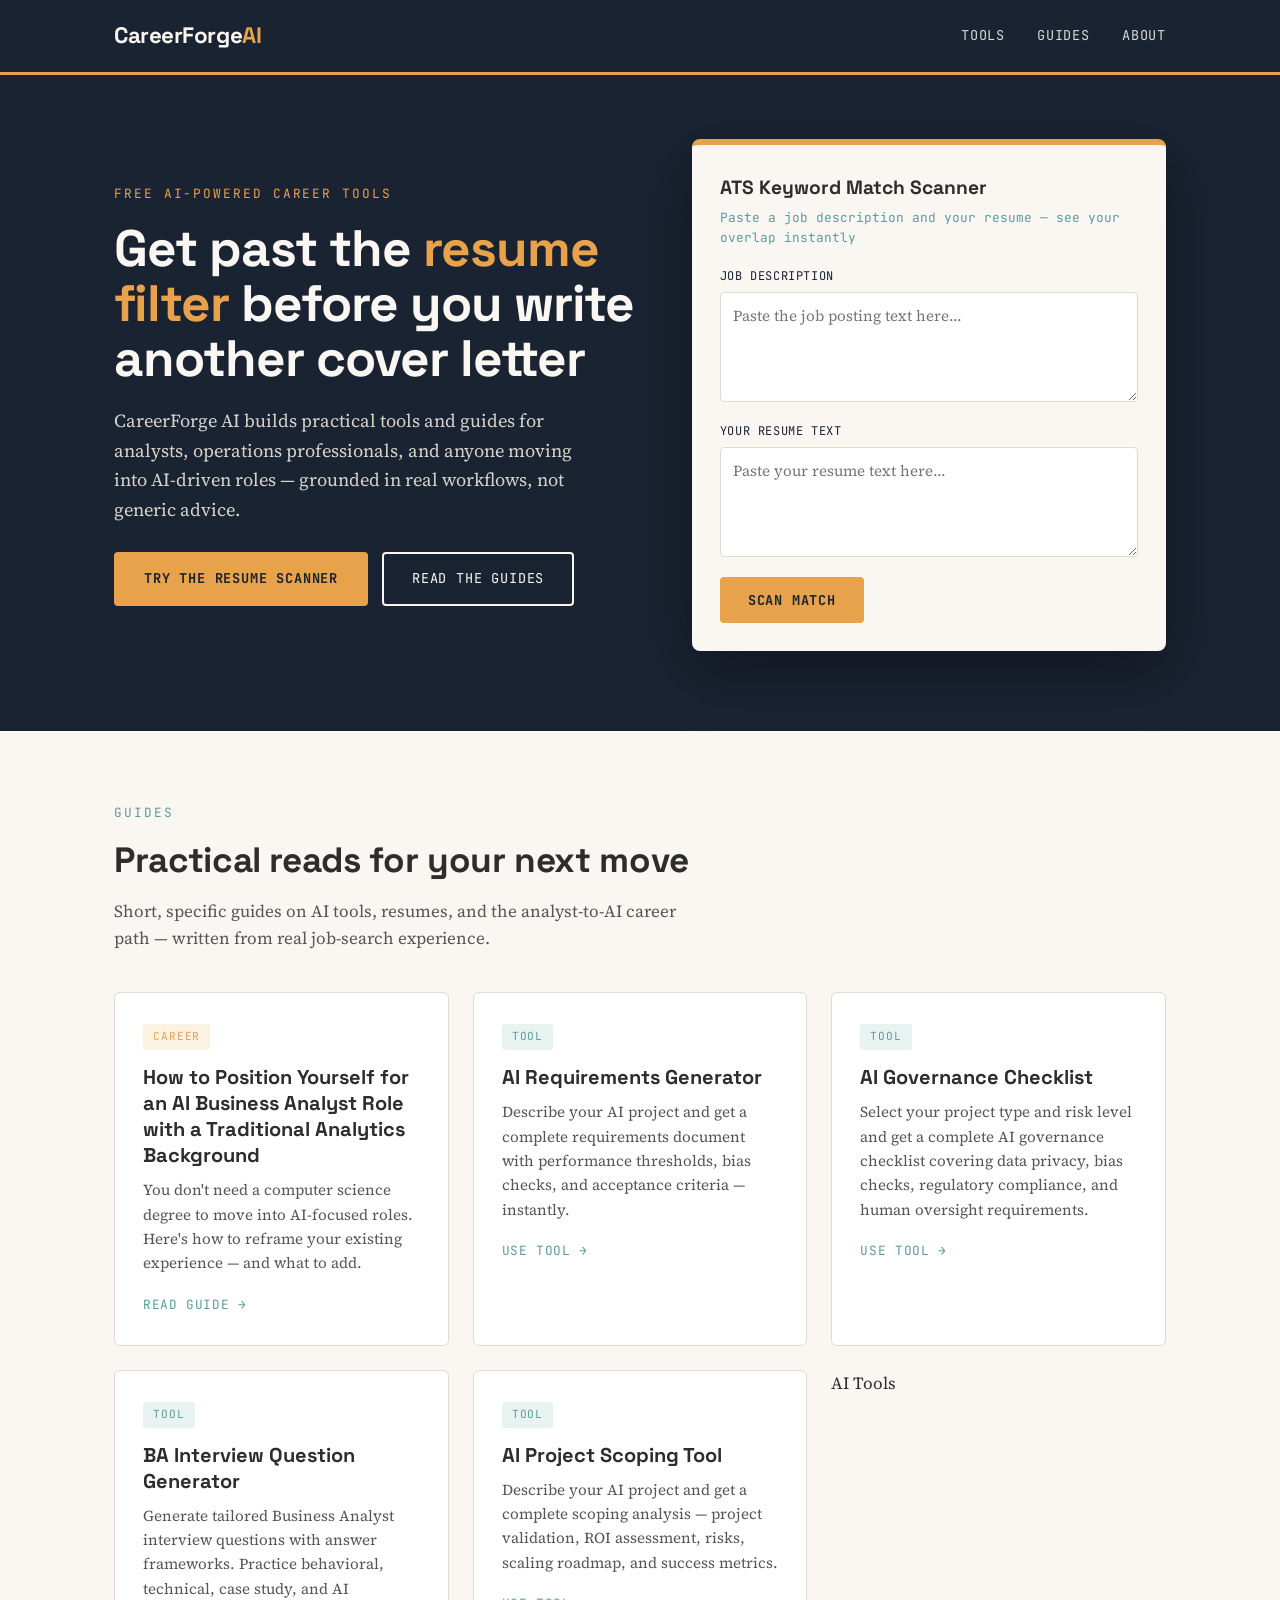
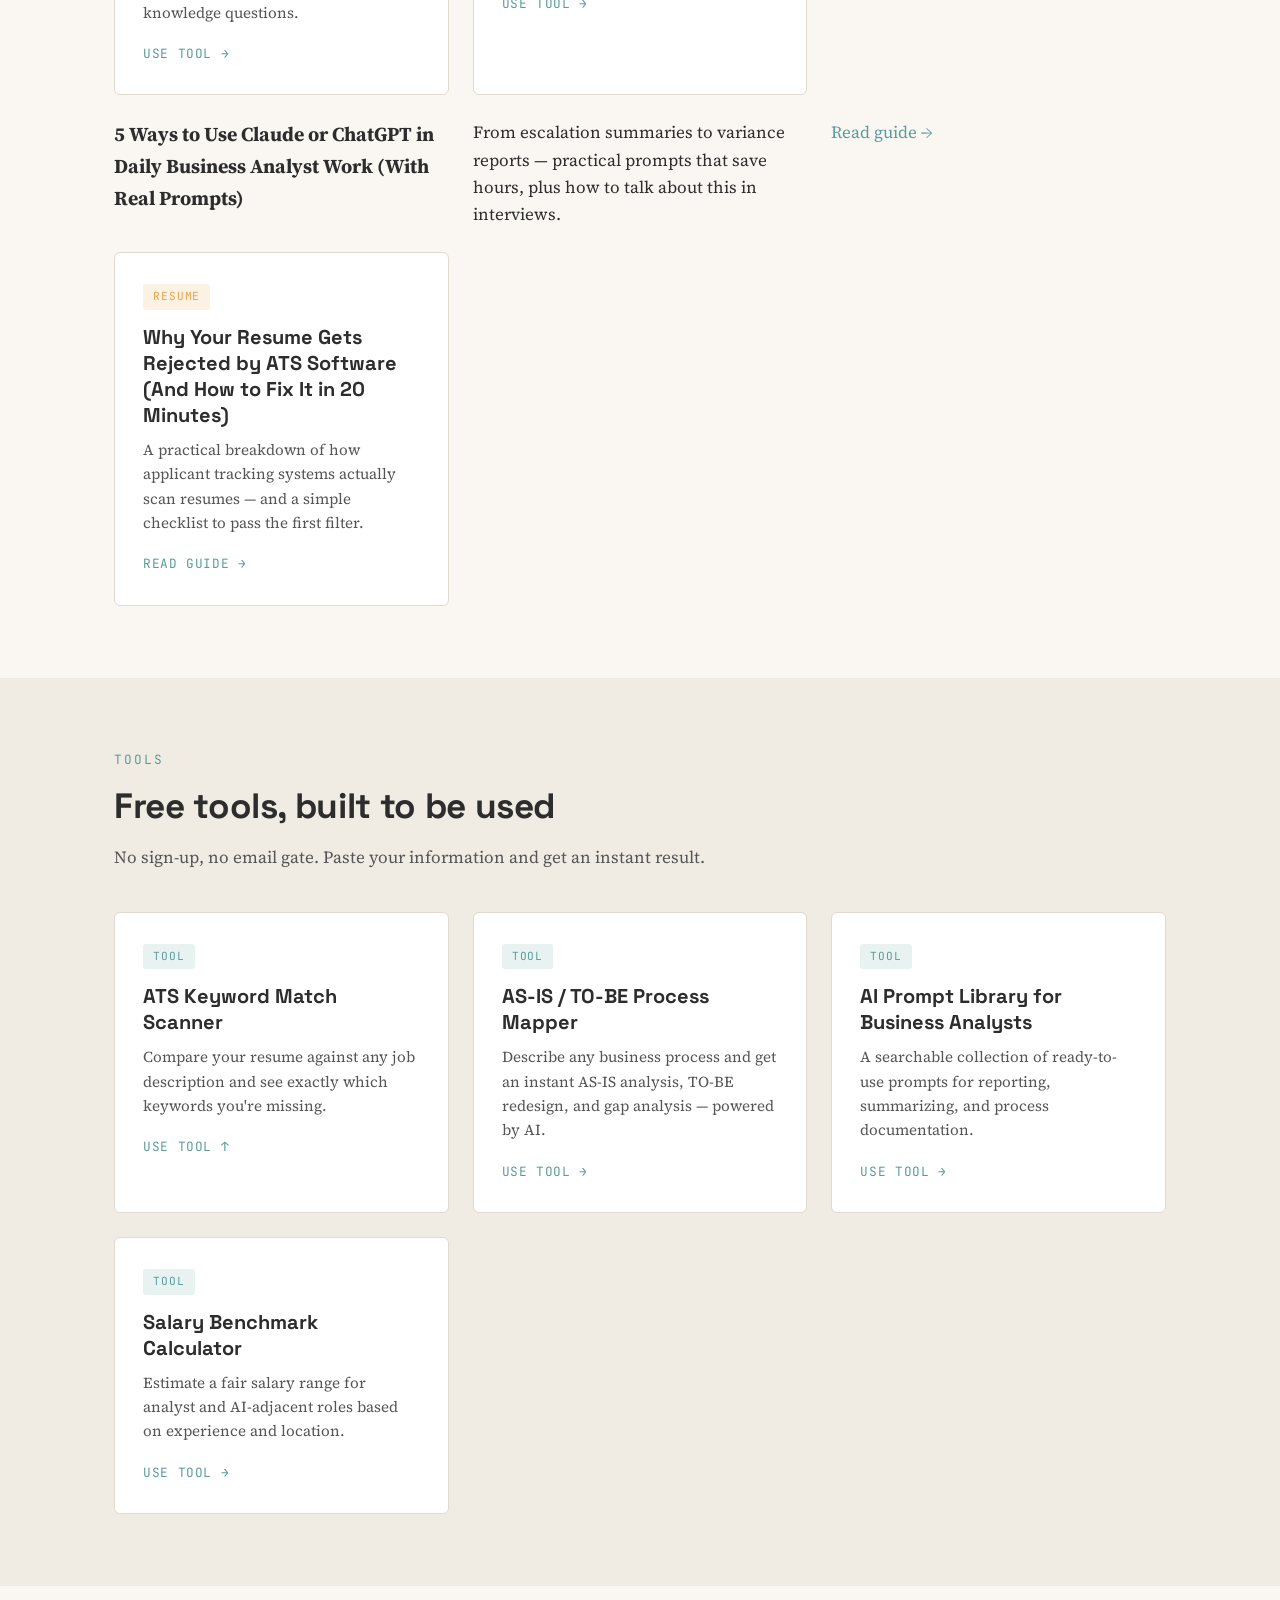
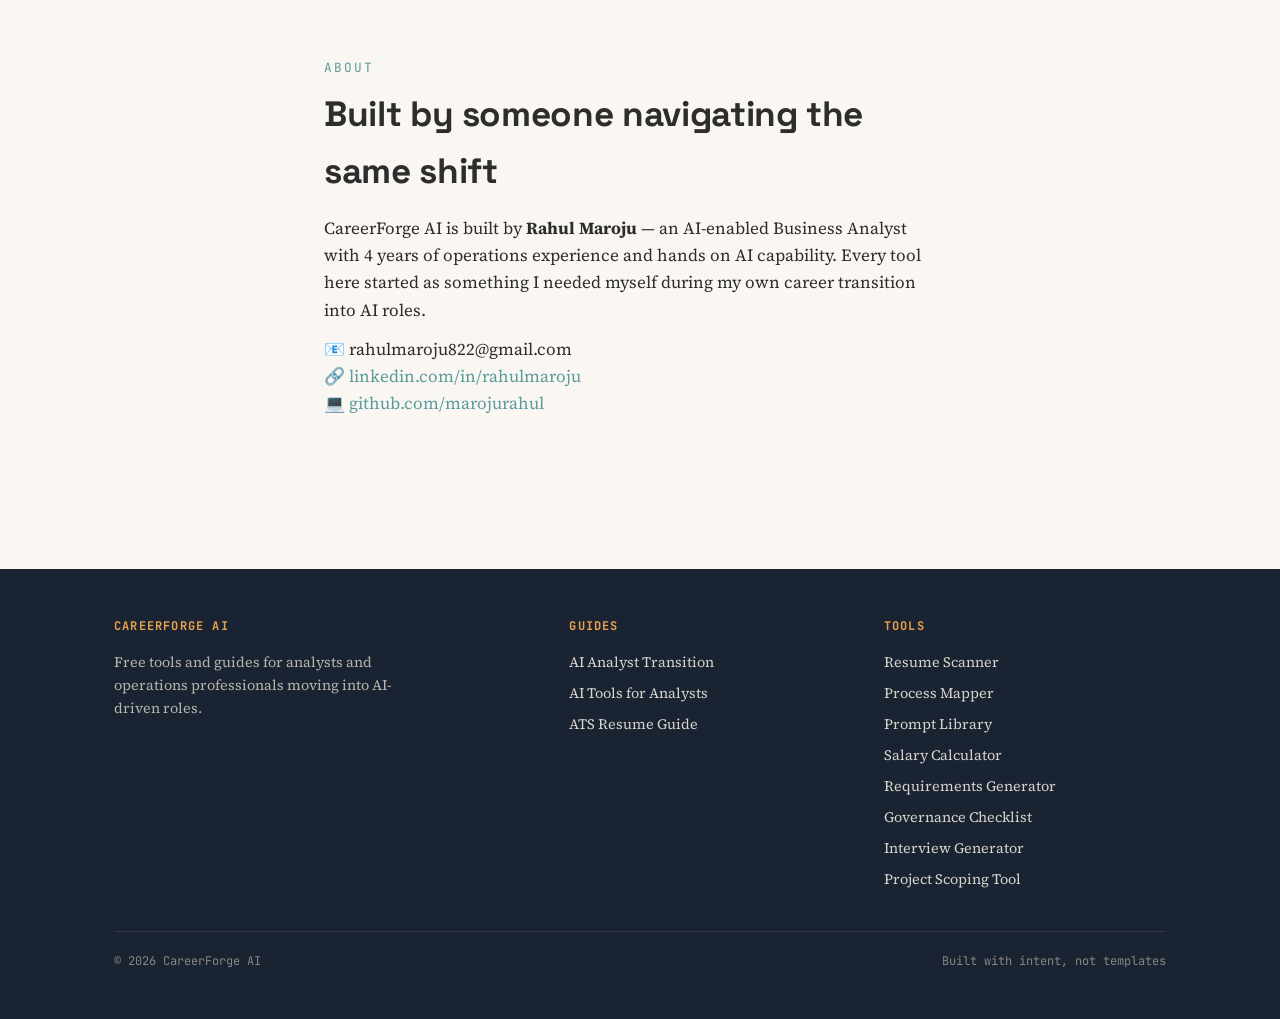
<file: index.html>
<!DOCTYPE html>
<html lang="en">
<head>
  <meta charset="UTF-8">
  <meta name="viewport" content="width=device-width, initial-scale=1.0">
  <title>CareerForge AI — AI Tools & Career Growth for Analysts</title>
  <meta name="description" content="Free AI-powered tools and practical guides to help business analysts and aspiring AI professionals land their next role.">
  <link rel="preconnect" href="https://fonts.googleapis.com">
  <link href="https://fonts.googleapis.com/css2?family=Space+Grotesk:wght@500;700&family=Source+Serif+4:opsz,wght@8..60,400;8..60,600&family=JetBrains+Mono:wght@400;500&display=swap" rel="stylesheet">
  <link rel="stylesheet" href="style.css">
</head>
<body>

  <header>
    <nav class="nav">
      <a href="index.html" class="logo">CareerForge<span>AI</span></a>
      <ul class="nav-links">
        <li><a href="#tools">Tools</a></li>
        <li><a href="#blog">Guides</a></li>
        <li><a href="#about">About</a></li>
      </ul>
    </nav>
  </header>

  <section class="hero">
    <div class="container hero-grid">
      <div>
        <span class="hero-eyebrow">Free AI-powered career tools</span>
        <h1>Get past the <em>resume filter</em> before you write another cover letter</h1>
        <p class="lead">CareerForge AI builds practical tools and guides for analysts, operations professionals, and anyone moving into AI-driven roles — grounded in real workflows, not generic advice.</p>
        <div class="hero-cta">
          <a href="#scanner" class="btn btn-primary">Try the Resume Scanner</a>
          <a href="#blog" class="btn btn-outline">Read the Guides</a>
        </div>
      </div>

      <div class="scanner-card" id="scanner">
        <h3>ATS Keyword Match Scanner</h3>
        <span class="sub">Paste a job description and your resume — see your overlap instantly</span>
        <label for="jd-input">Job description</label>
        <textarea id="jd-input" rows="4" placeholder="Paste the job posting text here..."></textarea>
        <label for="resume-input">Your resume text</label>
        <textarea id="resume-input" rows="4" placeholder="Paste your resume text here..."></textarea>
        <button class="btn btn-primary" id="scan-btn" style="border:none;">Scan Match</button>
        <div class="scanner-result" id="scan-result"></div>
      </div>
    </div>
  </section>

  <section id="blog">
    <div class="container">
      <div class="section-head">
        <span class="eyebrow">Guides</span>
        <h2>Practical reads for your next move</h2>
        <p>Short, specific guides on AI tools, resumes, and the analyst-to-AI career path — written from real job-search experience.</p>
      </div>
      <div class="grid">
        <article class="card">
          <span class="tag-label">Career</span>
          <h3>How to Position Yourself for an AI Business Analyst Role with a Traditional Analytics Background</h3>
          <p>You don't need a computer science degree to move into AI-focused roles. Here's how to reframe your existing experience — and what to add.</p>
          <a class="read-more" href="ai-business-analyst-transition.html">Read guide →</a>
        </article>
        <article class="card">
          <span class="tag-label tool">Tool</span>
          <h3>AI Requirements Generator</h3>
          <p>Describe your AI project and get a complete requirements document with performance thresholds, bias checks, and acceptance criteria — instantly.</p>
          <a class="read-more" href="requirements-generator.html">Use tool →</a>
        </article>
        <article class="card">
          <span class="tag-label tool">Tool</span>
          <h3>AI Governance Checklist</h3>
          <p>Select your project type and risk level and get a complete AI governance checklist covering data privacy, bias checks, regulatory compliance, and human oversight requirements.</p>
          <a class="read-more" href="governance-checklist.html">Use tool →</a>
        </article>
                <article class="card">
          <span class="tag-label tool">Tool</span>
          <h3>BA Interview Question Generator</h3>
          <p>Generate tailored Business Analyst interview questions with answer frameworks. Practice behavioral, technical, case study, and AI knowledge questions.</p>
          <a class="read-more" href="interview-generator.html">Use tool →</a>
        </article>
                <article class="card">
          <span class="tag-label tool">Tool</span>
          <h3>AI Project Scoping Tool</h3>
          <p>Describe your AI project and get a complete scoping analysis — project validation, ROI assessment, risks, scaling roadmap, and success metrics.</p>
          <a class="read-more" href="project-scoping.html">Use tool →</a>
        </article>
          <span class="tag-label">AI Tools</span>
          <h3>5 Ways to Use Claude or ChatGPT in Daily Business Analyst Work (With Real Prompts)</h3>
          <p>From escalation summaries to variance reports — practical prompts that save hours, plus how to talk about this in interviews.</p>
          <a class="read-more" href="ai-tools-for-analysts.html">Read guide →</a>
        </article>
        <article class="card">
          <span class="tag-label">Resume</span>
          <h3>Why Your Resume Gets Rejected by ATS Software (And How to Fix It in 20 Minutes)</h3>
          <p>A practical breakdown of how applicant tracking systems actually scan resumes — and a simple checklist to pass the first filter.</p>
          <a class="read-more" href="ats-resume-guide.html">Read guide →</a>
        </article>
      </div>
    </div>
  </section>

  <section id="tools" style="background:#F0ECE3;">
    <div class="container">
      <div class="section-head">
        <span class="eyebrow">Tools</span>
        <h2>Free tools, built to be used</h2>
        <p>No sign-up, no email gate. Paste your information and get an instant result.</p>
      </div>
      <div class="grid">
        <article class="card">
          <span class="tag-label tool">Tool</span>
          <h3>ATS Keyword Match Scanner</h3>
          <p>Compare your resume against any job description and see exactly which keywords you're missing.</p>
          <a class="read-more" href="#scanner">Use tool ↑</a>
        </article>
        <article class="card">
          <span class="tag-label tool">Tool</span>
          <h3>AS-IS / TO-BE Process Mapper</h3>
          <p>Describe any business process and get an instant AS-IS analysis, TO-BE redesign, and gap analysis — powered by AI.</p>
          <a class="read-more" href="process-mapper.html">Use tool →</a>
        </article>
        <article class="card">
          <span class="tag-label tool">Tool</span>
          <h3>AI Prompt Library for Business Analysts</h3>
          <p>A searchable collection of ready-to-use prompts for reporting, summarizing, and process documentation.</p>
          <a class="read-more" href="prompt-library.html">Use tool →</a>
        </article>
        <article class="card">
          <span class="tag-label tool">Tool</span>
          <h3>Salary Benchmark Calculator</h3>
          <p>Estimate a fair salary range for analyst and AI-adjacent roles based on experience and location.</p>
          <a class="read-more" href="salary-calculator.html">Use tool →</a>
        </article>
      </div>
    </div>
  </section>

 <section id="about">
    <div class="container" style="max-width: 680px;">
      <div class="section-head">
        <span class="eyebrow">About</span>
        <h2>Built by someone navigating the same shift</h2>
        <p style="margin-top: 16px; color: var(--charcoal);">
          CareerForge AI is built by <strong>Rahul Maroju</strong> — an AI-enabled Business Analyst with 4 years of operations experience and hands on AI capability. Every tool here started as something I needed myself during my own career transition into AI roles.
        </p>
        <p style="margin-top: 12px; color: var(--charcoal);">
          📧 rahulmaroju822@gmail.com<br>
          🔗 <a href="https://www.linkedin.com/in/rahulmaroju" target="_blank">linkedin.com/in/rahulmaroju</a><br>
          💻 <a href="https://github.com/marojurahul" target="_blank">github.com/marojurahul</a>
        </p>
      </div>
    </div>
  </section>

  <footer>
    <div class="container">
      <div class="footer-grid">
        <div>
          <h4>CareerForge AI</h4>
          <p class="about">Free tools and guides for analysts and operations professionals moving into AI-driven roles.</p>
        </div>
        <div>
          <h4>Guides</h4>
          <ul>
            <li><a href="ai-business-analyst-transition.html">AI Analyst Transition</a></li>
            <li><a href="ai-tools-for-analysts.html">AI Tools for Analysts</a></li>
            <li><a href="ats-resume-guide.html">ATS Resume Guide</a></li>
          </ul>
        </div>
        <div>
          <h4>Tools</h4>
          <ul>
            <li><a href="#scanner">Resume Scanner</a></li>
            <li><a href="process-mapper.html">Process Mapper</a></li>
            <li><a href="prompt-library.html">Prompt Library</a></li>
            <li><a href="salary-calculator.html">Salary Calculator</a></li>
            <li><a href="requirements-generator.html">Requirements Generator</a></li>
            <li><a href="governance-checklist.html">Governance Checklist</a></li>
            <li><a href="interview-generator.html">Interview Generator</a></li>
            <li><a href="project-scoping.html">Project Scoping Tool</a></li>
          </ul>
        </div>
      </div>
      <div class="footer-bottom">
        <span>© 2026 CareerForge AI</span>
        <span>Built with intent, not templates</span>
      </div>
    </div>
  </footer>

  <script src="scanner.js"></script>
</body>
</html>
</file>
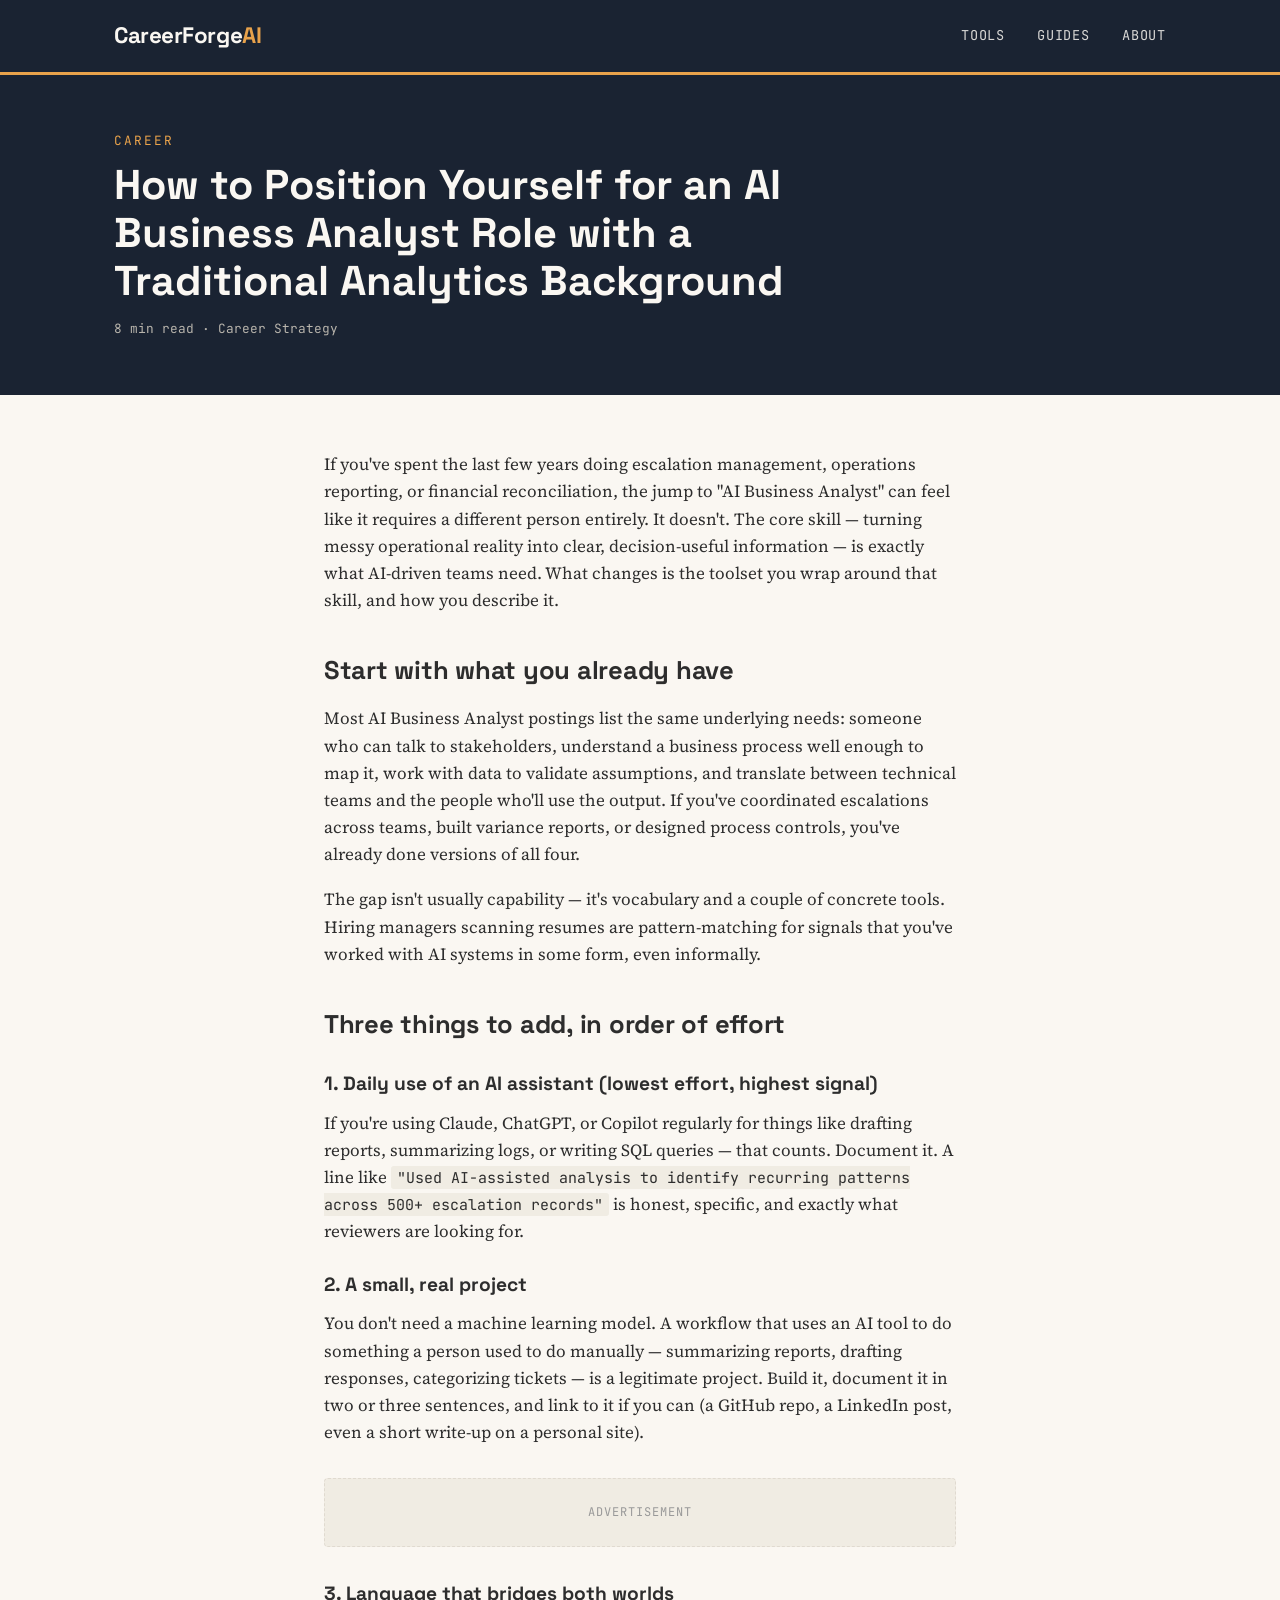
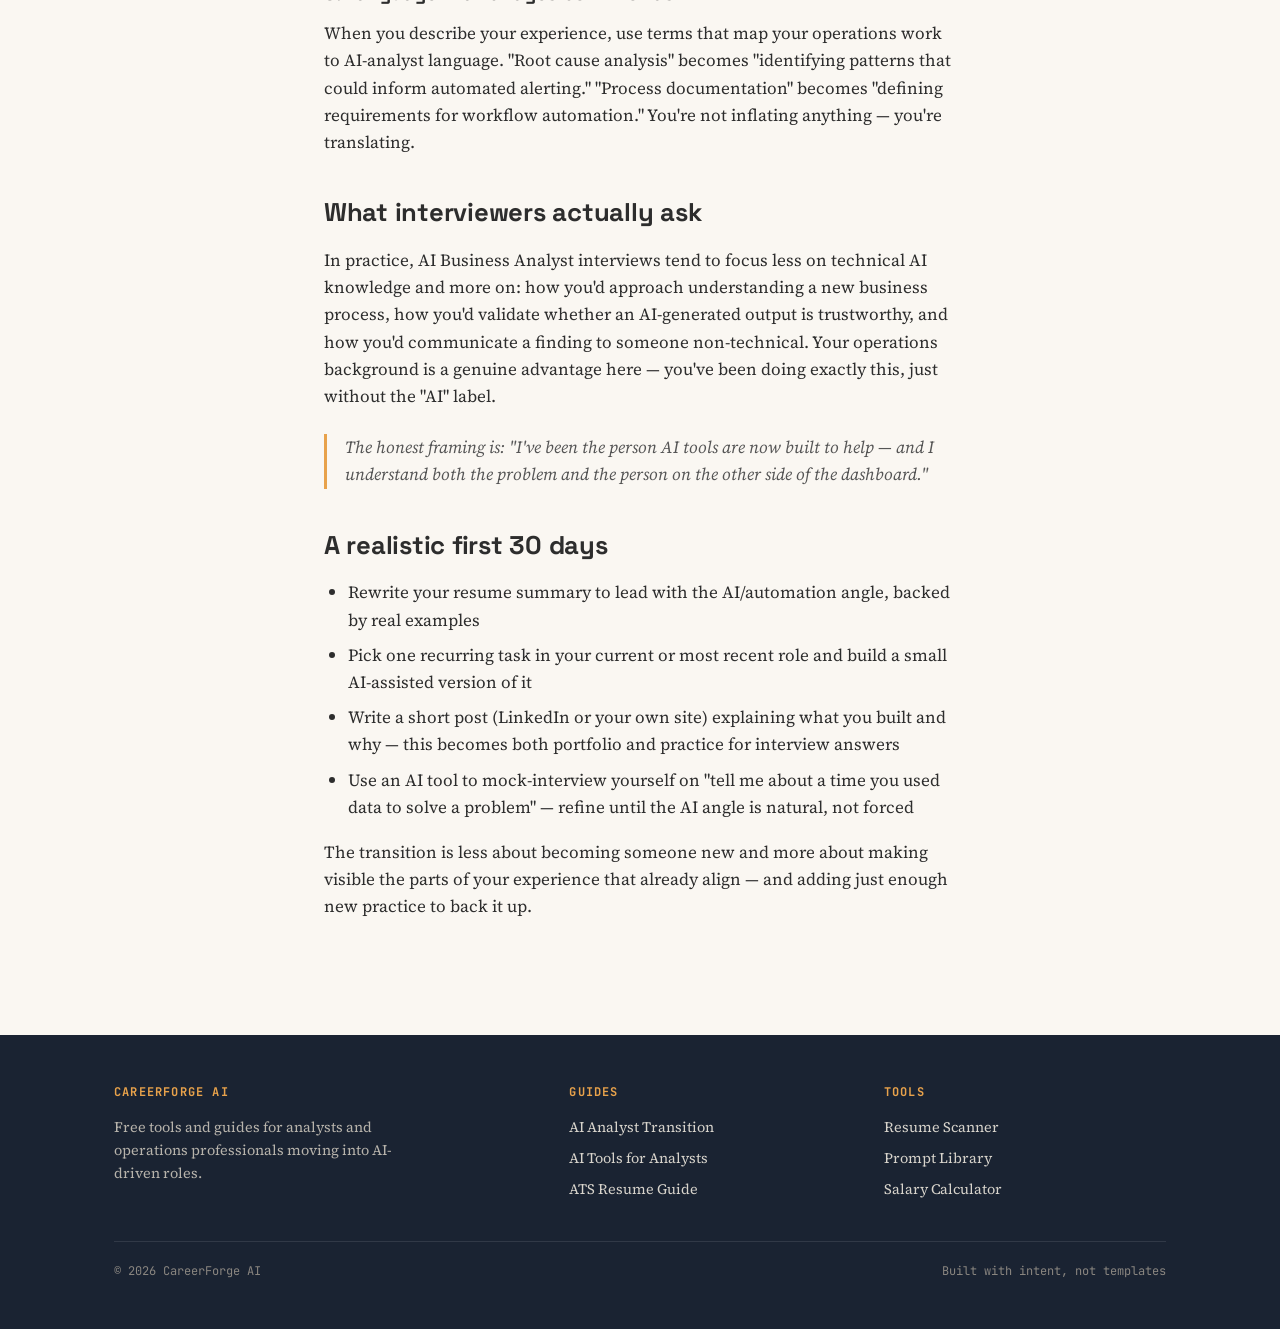
<file: ai-business-analyst-transition.html>
<!DOCTYPE html>
<html lang="en">
<head>
  <meta charset="UTF-8">
  <meta name="viewport" content="width=device-width, initial-scale=1.0">
  <title>How to Position Yourself for an AI Business Analyst Role | CareerForge AI</title>
  <meta name="description" content="A practical guide for analysts and operations professionals moving into AI-focused business analyst roles — what to keep, what to add, and how to talk about it.">
  <link rel="preconnect" href="https://fonts.googleapis.com">
  <link href="https://fonts.googleapis.com/css2?family=Space+Grotesk:wght@500;700&family=Source+Serif+4:opsz,wght@8..60,400;8..60,600&family=JetBrains+Mono:wght@400;500&display=swap" rel="stylesheet">
  <link rel="stylesheet" href="style.css">
</head>
<body>

  <header>
    <nav class="nav">
      <a href="index.html" class="logo">CareerForge<span>AI</span></a>
      <ul class="nav-links">
        <li><a href="index.html#tools">Tools</a></li>
        <li><a href="index.html#blog">Guides</a></li>
        <li><a href="index.html#about">About</a></li>
      </ul>
    </nav>
  </header>

  <section class="post-hero">
    <div class="container">
      <span class="eyebrow">Career</span>
      <h1>How to Position Yourself for an AI Business Analyst Role with a Traditional Analytics Background</h1>
      <p class="post-meta">8 min read · Career Strategy</p>
    </div>
  </section>

  <article class="post-body">
    <p>If you've spent the last few years doing escalation management, operations reporting, or financial reconciliation, the jump to "AI Business Analyst" can feel like it requires a different person entirely. It doesn't. The core skill — turning messy operational reality into clear, decision-useful information — is exactly what AI-driven teams need. What changes is the toolset you wrap around that skill, and how you describe it.</p>

    <h2>Start with what you already have</h2>
    <p>Most AI Business Analyst postings list the same underlying needs: someone who can talk to stakeholders, understand a business process well enough to map it, work with data to validate assumptions, and translate between technical teams and the people who'll use the output. If you've coordinated escalations across teams, built variance reports, or designed process controls, you've already done versions of all four.</p>

    <p>The gap isn't usually capability — it's vocabulary and a couple of concrete tools. Hiring managers scanning resumes are pattern-matching for signals that you've worked with AI systems in some form, even informally.</p>

    <h2>Three things to add, in order of effort</h2>

    <h3>1. Daily use of an AI assistant (lowest effort, highest signal)</h3>
    <p>If you're using Claude, ChatGPT, or Copilot regularly for things like drafting reports, summarizing logs, or writing SQL queries — that counts. Document it. A line like <code>"Used AI-assisted analysis to identify recurring patterns across 500+ escalation records"</code> is honest, specific, and exactly what reviewers are looking for.</p>

    <h3>2. A small, real project</h3>
    <p>You don't need a machine learning model. A workflow that uses an AI tool to do something a person used to do manually — summarizing reports, drafting responses, categorizing tickets — is a legitimate project. Build it, document it in two or three sentences, and link to it if you can (a GitHub repo, a LinkedIn post, even a short write-up on a personal site).</p>

    <div class="ad-slot">Advertisement</div>

    <h3>3. Language that bridges both worlds</h3>
    <p>When you describe your experience, use terms that map your operations work to AI-analyst language. "Root cause analysis" becomes "identifying patterns that could inform automated alerting." "Process documentation" becomes "defining requirements for workflow automation." You're not inflating anything — you're translating.</p>

    <h2>What interviewers actually ask</h2>
    <p>In practice, AI Business Analyst interviews tend to focus less on technical AI knowledge and more on: how you'd approach understanding a new business process, how you'd validate whether an AI-generated output is trustworthy, and how you'd communicate a finding to someone non-technical. Your operations background is a genuine advantage here — you've been doing exactly this, just without the "AI" label.</p>

    <blockquote>The honest framing is: "I've been the person AI tools are now built to help — and I understand both the problem and the person on the other side of the dashboard."</blockquote>

    <h2>A realistic first 30 days</h2>
    <ul>
      <li>Rewrite your resume summary to lead with the AI/automation angle, backed by real examples</li>
      <li>Pick one recurring task in your current or most recent role and build a small AI-assisted version of it</li>
      <li>Write a short post (LinkedIn or your own site) explaining what you built and why — this becomes both portfolio and practice for interview answers</li>
      <li>Use an AI tool to mock-interview yourself on "tell me about a time you used data to solve a problem" — refine until the AI angle is natural, not forced</li>
    </ul>

    <p>The transition is less about becoming someone new and more about making visible the parts of your experience that already align — and adding just enough new practice to back it up.</p>
  </article>

  <footer>
    <div class="container">
      <div class="footer-grid">
        <div>
          <h4>CareerForge AI</h4>
          <p class="about">Free tools and guides for analysts and operations professionals moving into AI-driven roles.</p>
        </div>
        <div>
          <h4>Guides</h4>
          <ul>
            <li><a href="ai-business-analyst-transition.html">AI Analyst Transition</a></li>
            <li><a href="ai-tools-for-analysts.html">AI Tools for Analysts</a></li>
            <li><a href="ats-resume-guide.html">ATS Resume Guide</a></li>
          </ul>
        </div>
        <div>
          <h4>Tools</h4>
          <ul>
            <li><a href="index.html#scanner">Resume Scanner</a></li>
            <li><a href="prompt-library.html">Prompt Library</a></li>
            <li><a href="salary-calculator.html">Salary Calculator</a></li>
          </ul>
        </div>
      </div>
      <div class="footer-bottom">
        <span>© 2026 CareerForge AI</span>
        <span>Built with intent, not templates</span>
      </div>
    </div>
  </footer>

</body>
</html>
</file>
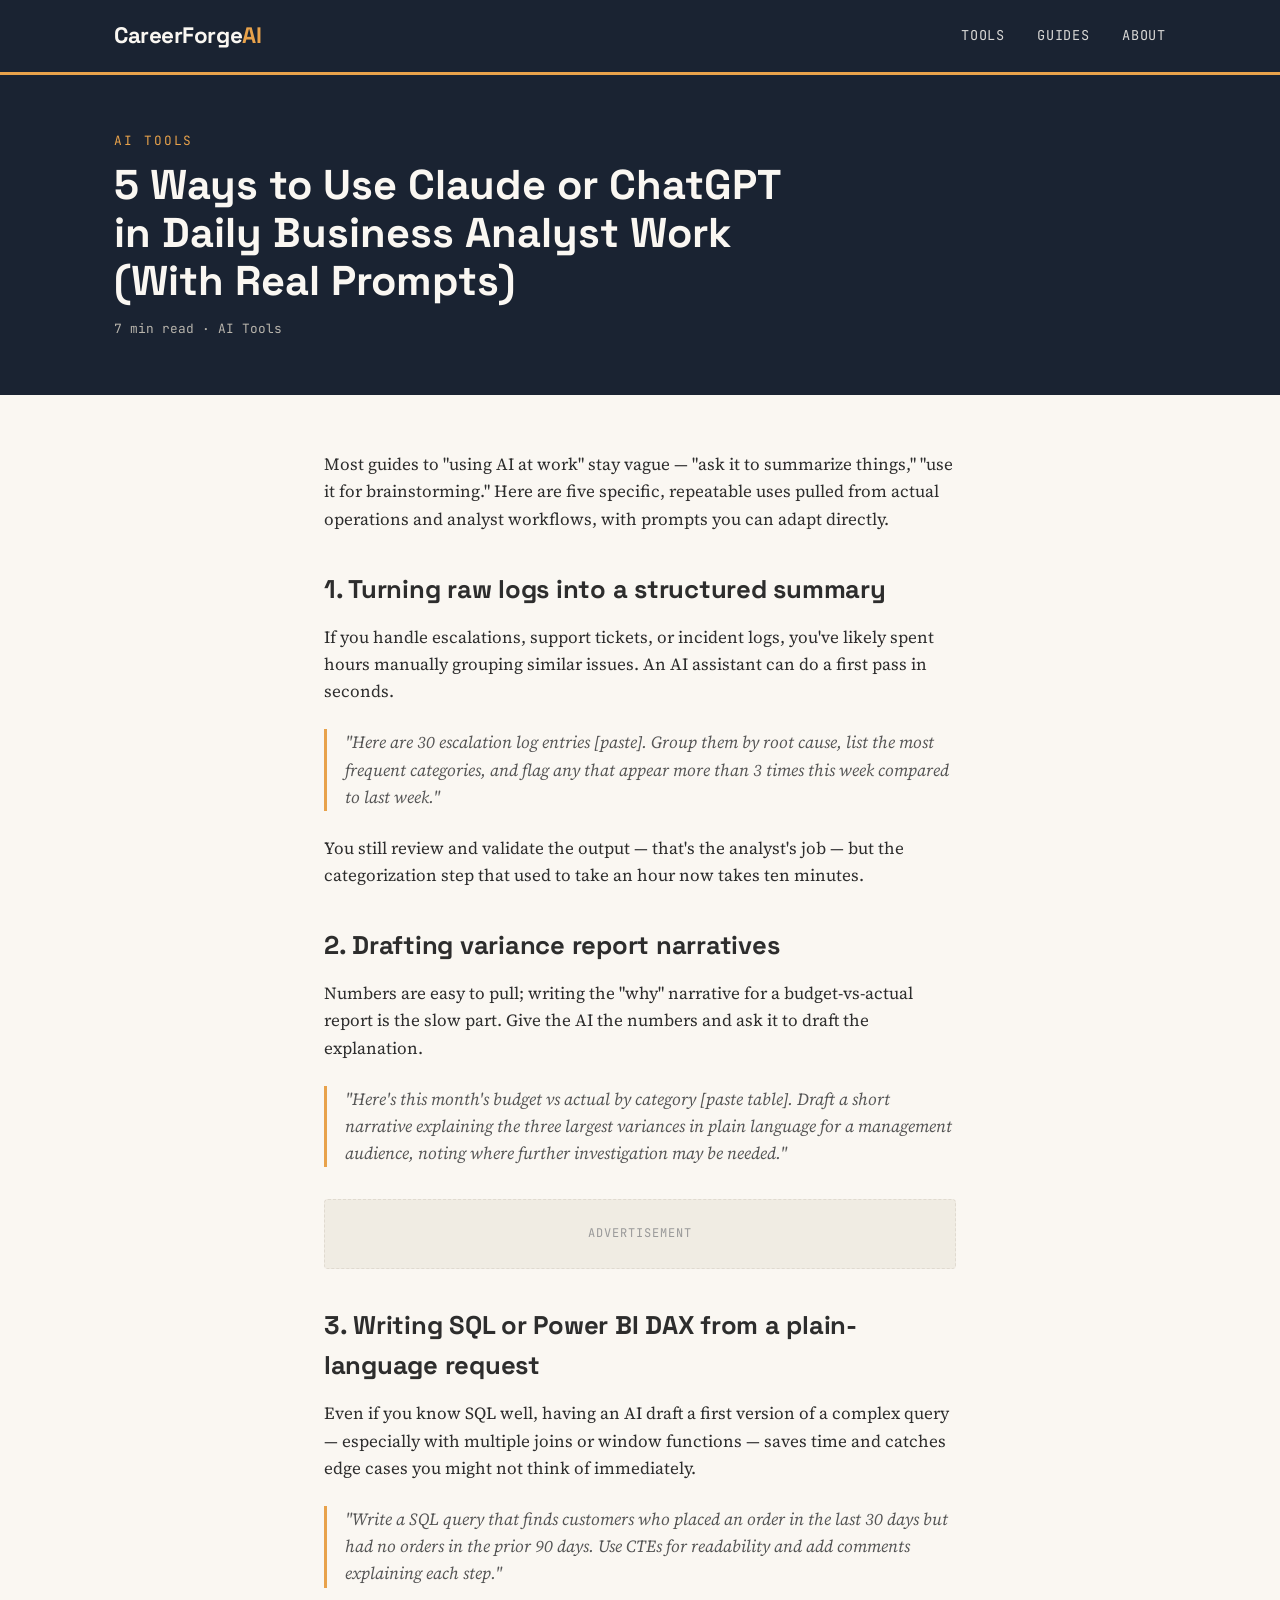
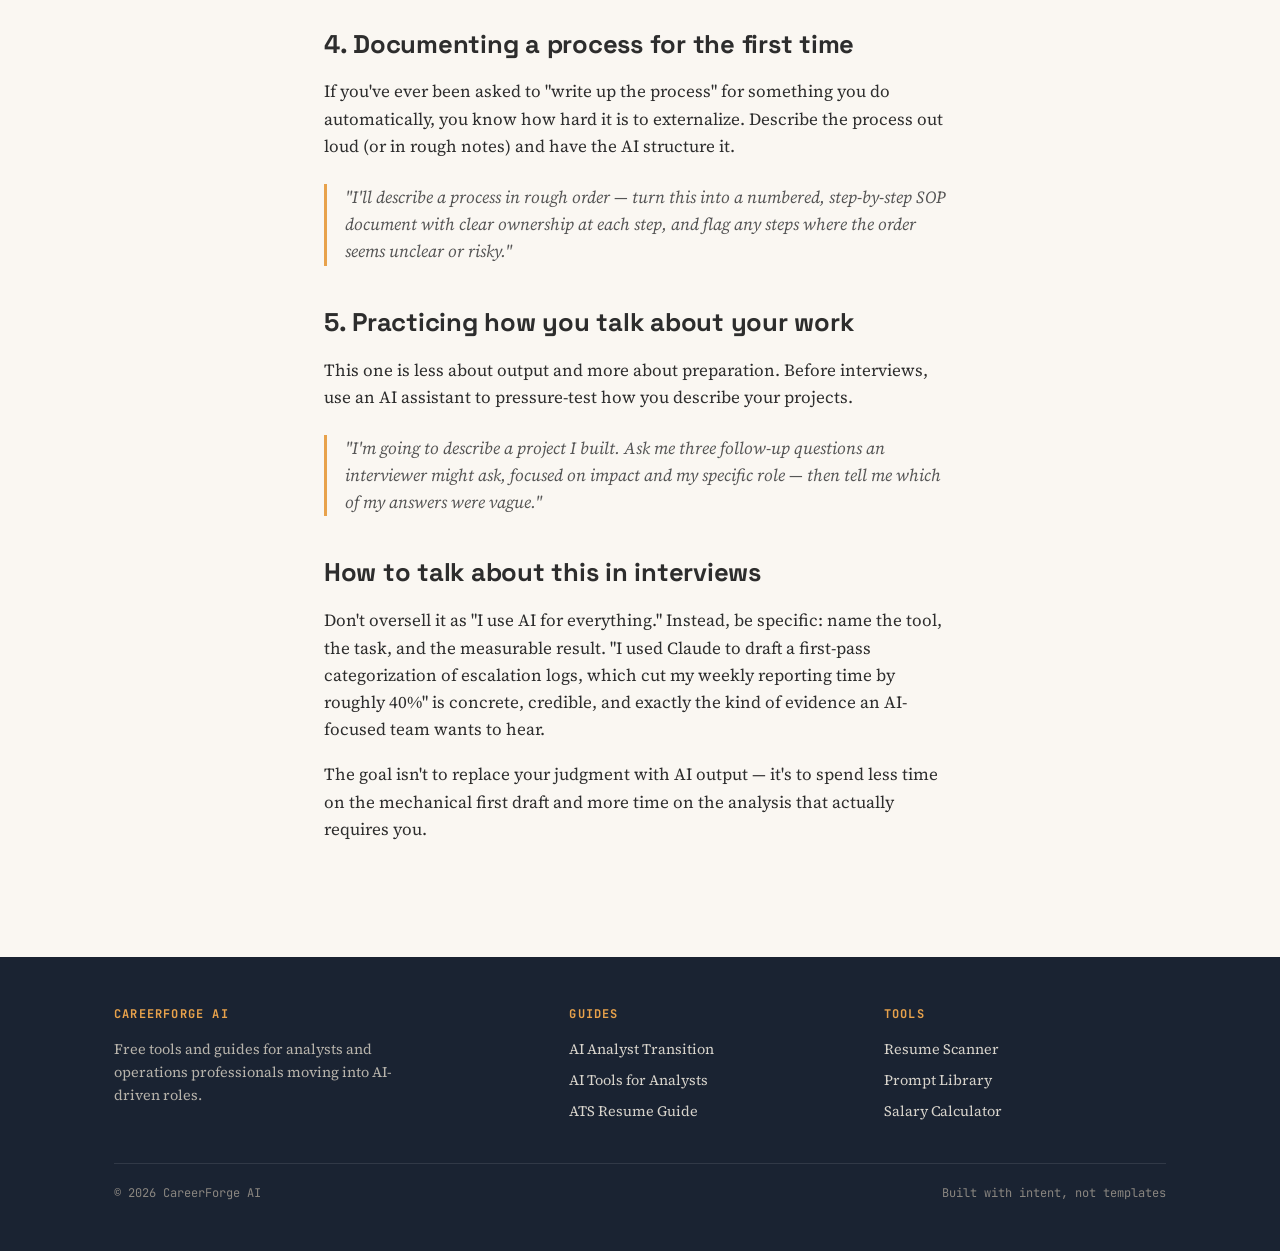
<file: ai-tools-for-analysts.html>
<!DOCTYPE html>
<html lang="en">
<head>
  <meta charset="UTF-8">
  <meta name="viewport" content="width=device-width, initial-scale=1.0">
  <title>5 Ways to Use Claude or ChatGPT in Daily Business Analyst Work | CareerForge AI</title>
  <meta name="description" content="Practical, real prompts for business analysts using AI tools for reporting, summaries, and process documentation — plus how to talk about it in interviews.">
  <link rel="preconnect" href="https://fonts.googleapis.com">
  <link href="https://fonts.googleapis.com/css2?family=Space+Grotesk:wght@500;700&family=Source+Serif+4:opsz,wght@8..60,400;8..60,600&family=JetBrains+Mono:wght@400;500&display=swap" rel="stylesheet">
  <link rel="stylesheet" href="style.css">
</head>
<body>

  <header>
    <nav class="nav">
      <a href="index.html" class="logo">CareerForge<span>AI</span></a>
      <ul class="nav-links">
        <li><a href="index.html#tools">Tools</a></li>
        <li><a href="index.html#blog">Guides</a></li>
        <li><a href="index.html#about">About</a></li>
      </ul>
    </nav>
  </header>

  <section class="post-hero">
    <div class="container">
      <span class="eyebrow">AI Tools</span>
      <h1>5 Ways to Use Claude or ChatGPT in Daily Business Analyst Work (With Real Prompts)</h1>
      <p class="post-meta">7 min read · AI Tools</p>
    </div>
  </section>

  <article class="post-body">
    <p>Most guides to "using AI at work" stay vague — "ask it to summarize things," "use it for brainstorming." Here are five specific, repeatable uses pulled from actual operations and analyst workflows, with prompts you can adapt directly.</p>

    <h2>1. Turning raw logs into a structured summary</h2>
    <p>If you handle escalations, support tickets, or incident logs, you've likely spent hours manually grouping similar issues. An AI assistant can do a first pass in seconds.</p>
    <blockquote>"Here are 30 escalation log entries [paste]. Group them by root cause, list the most frequent categories, and flag any that appear more than 3 times this week compared to last week."</blockquote>
    <p>You still review and validate the output — that's the analyst's job — but the categorization step that used to take an hour now takes ten minutes.</p>

    <h2>2. Drafting variance report narratives</h2>
    <p>Numbers are easy to pull; writing the "why" narrative for a budget-vs-actual report is the slow part. Give the AI the numbers and ask it to draft the explanation.</p>
    <blockquote>"Here's this month's budget vs actual by category [paste table]. Draft a short narrative explaining the three largest variances in plain language for a management audience, noting where further investigation may be needed."</blockquote>

    <div class="ad-slot">Advertisement</div>

    <h2>3. Writing SQL or Power BI DAX from a plain-language request</h2>
    <p>Even if you know SQL well, having an AI draft a first version of a complex query — especially with multiple joins or window functions — saves time and catches edge cases you might not think of immediately.</p>
    <blockquote>"Write a SQL query that finds customers who placed an order in the last 30 days but had no orders in the prior 90 days. Use CTEs for readability and add comments explaining each step."</blockquote>

    <h2>4. Documenting a process for the first time</h2>
    <p>If you've ever been asked to "write up the process" for something you do automatically, you know how hard it is to externalize. Describe the process out loud (or in rough notes) and have the AI structure it.</p>
    <blockquote>"I'll describe a process in rough order — turn this into a numbered, step-by-step SOP document with clear ownership at each step, and flag any steps where the order seems unclear or risky."</blockquote>

    <h2>5. Practicing how you talk about your work</h2>
    <p>This one is less about output and more about preparation. Before interviews, use an AI assistant to pressure-test how you describe your projects.</p>
    <blockquote>"I'm going to describe a project I built. Ask me three follow-up questions an interviewer might ask, focused on impact and my specific role — then tell me which of my answers were vague."</blockquote>

    <h2>How to talk about this in interviews</h2>
    <p>Don't oversell it as "I use AI for everything." Instead, be specific: name the tool, the task, and the measurable result. "I used Claude to draft a first-pass categorization of escalation logs, which cut my weekly reporting time by roughly 40%" is concrete, credible, and exactly the kind of evidence an AI-focused team wants to hear.</p>

    <p>The goal isn't to replace your judgment with AI output — it's to spend less time on the mechanical first draft and more time on the analysis that actually requires you.</p>
  </article>

  <footer>
    <div class="container">
      <div class="footer-grid">
        <div>
          <h4>CareerForge AI</h4>
          <p class="about">Free tools and guides for analysts and operations professionals moving into AI-driven roles.</p>
        </div>
        <div>
          <h4>Guides</h4>
          <ul>
            <li><a href="ai-business-analyst-transition.html">AI Analyst Transition</a></li>
            <li><a href="ai-tools-for-analysts.html">AI Tools for Analysts</a></li>
            <li><a href="ats-resume-guide.html">ATS Resume Guide</a></li>
          </ul>
        </div>
        <div>
          <h4>Tools</h4>
          <ul>
            <li><a href="index.html#scanner">Resume Scanner</a></li>
            <li><a href="prompt-library.html">Prompt Library</a></li>
            <li><a href="salary-calculator.html">Salary Calculator</a></li>
          </ul>
        </div>
      </div>
      <div class="footer-bottom">
        <span>© 2026 CareerForge AI</span>
        <span>Built with intent, not templates</span>
      </div>
    </div>
  </footer>

</body>
</html>
</file>
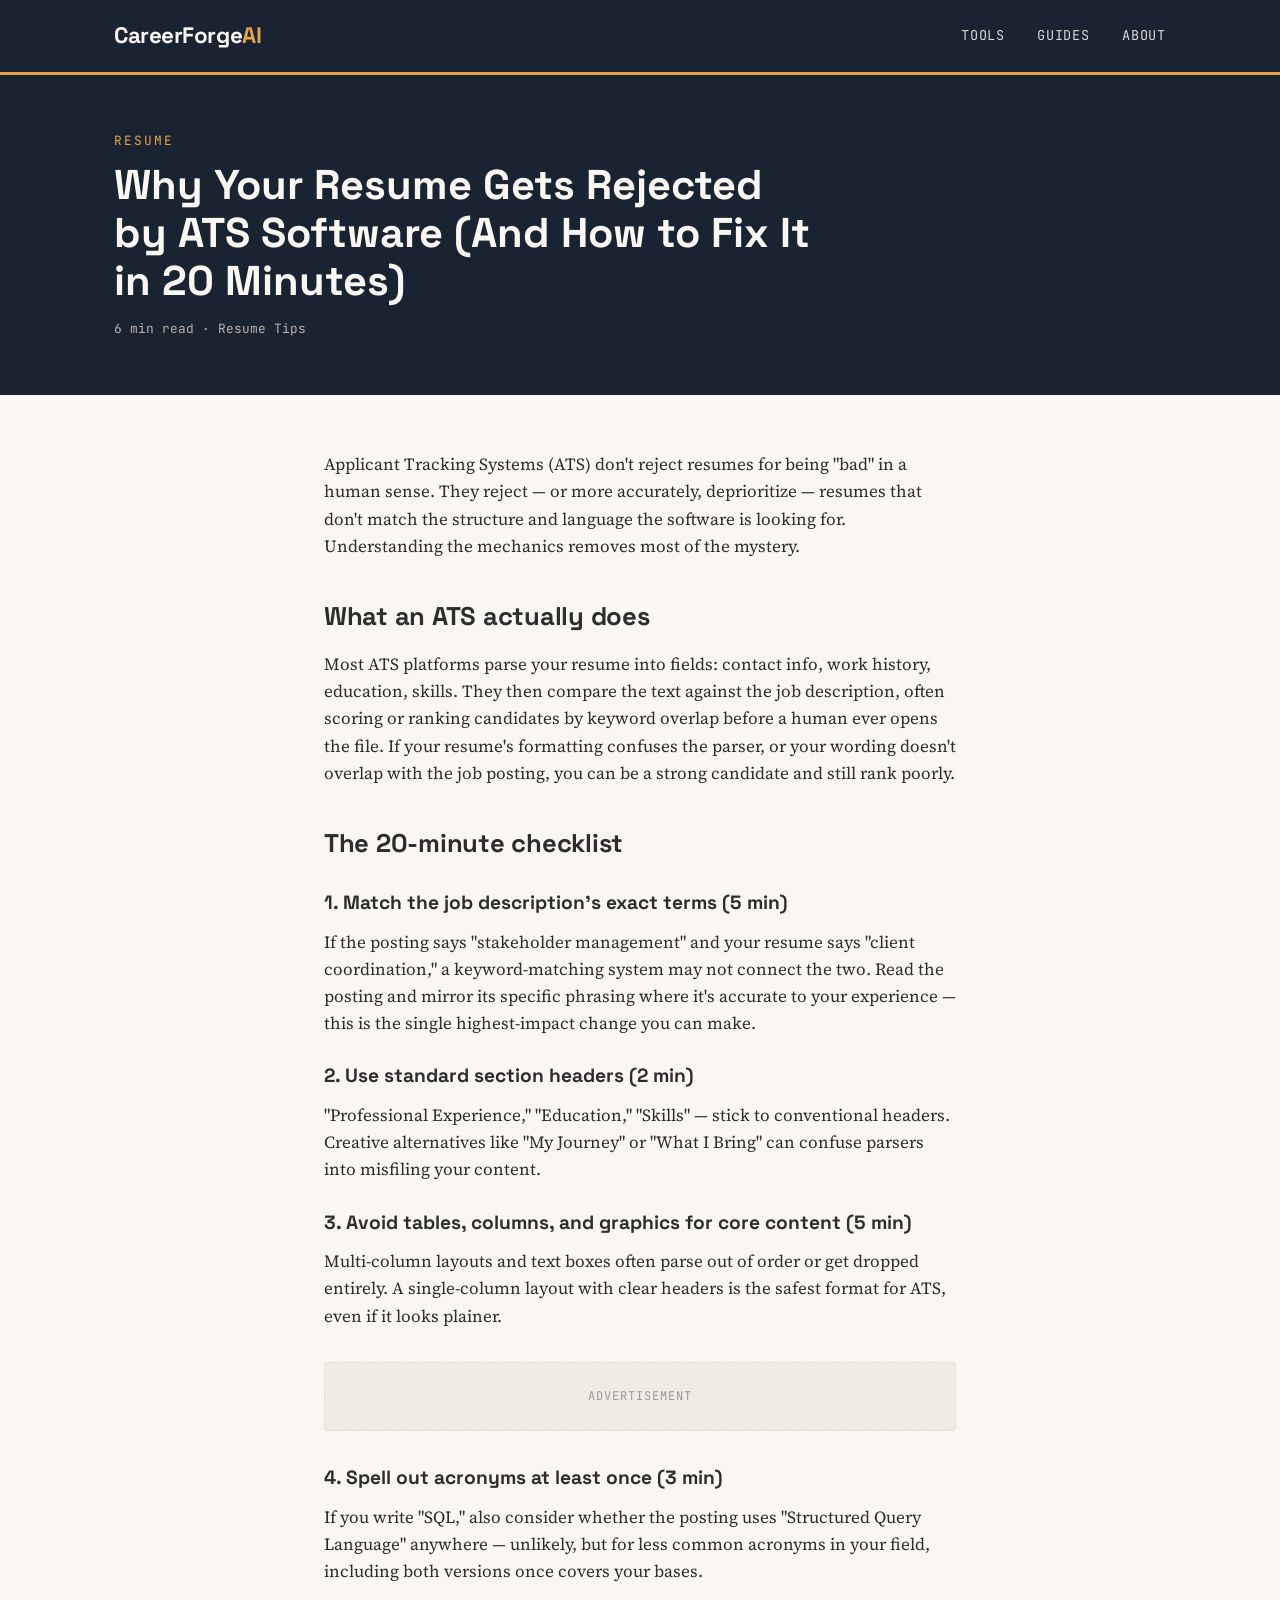
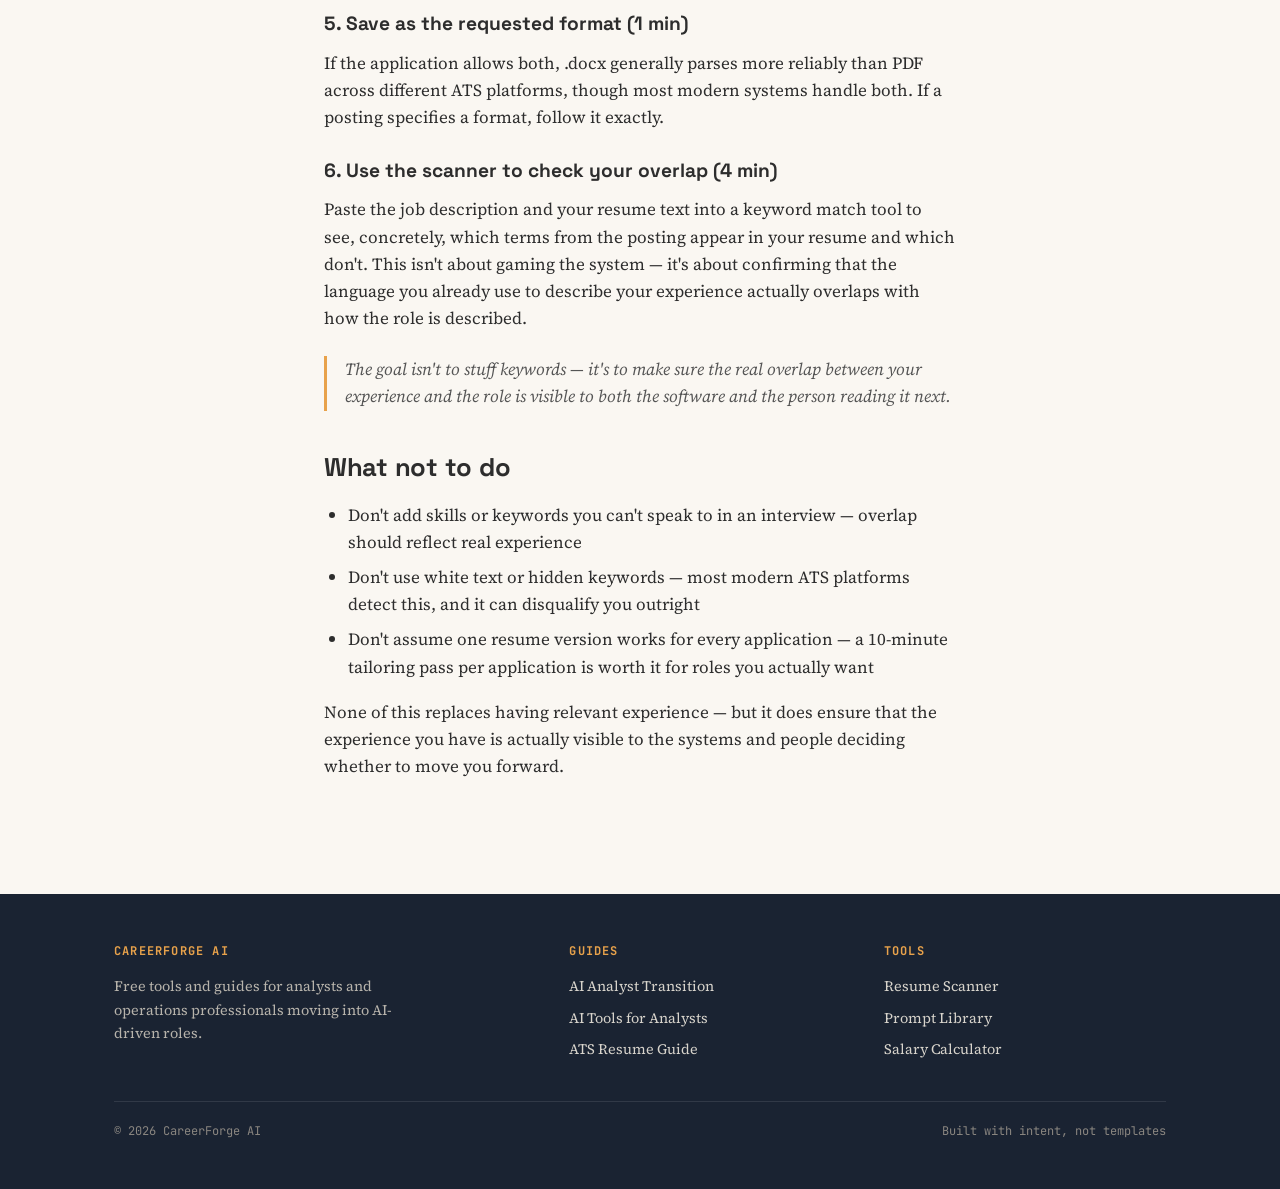
<file: ats-resume-guide.html>
<!DOCTYPE html>
<html lang="en">
<head>
  <meta charset="UTF-8">
  <meta name="viewport" content="width=device-width, initial-scale=1.0">
  <title>Why Your Resume Gets Rejected by ATS Software (And How to Fix It) | CareerForge AI</title>
  <meta name="description" content="A practical breakdown of how applicant tracking systems scan resumes, and a 20-minute checklist to fix the most common issues.">
  <link rel="preconnect" href="https://fonts.googleapis.com">
  <link href="https://fonts.googleapis.com/css2?family=Space+Grotesk:wght@500;700&family=Source+Serif+4:opsz,wght@8..60,400;8..60,600&family=JetBrains+Mono:wght@400;500&display=swap" rel="stylesheet">
  <link rel="stylesheet" href="style.css">
</head>
<body>

  <header>
    <nav class="nav">
      <a href="index.html" class="logo">CareerForge<span>AI</span></a>
      <ul class="nav-links">
        <li><a href="index.html#tools">Tools</a></li>
        <li><a href="index.html#blog">Guides</a></li>
        <li><a href="index.html#about">About</a></li>
      </ul>
    </nav>
  </header>

  <section class="post-hero">
    <div class="container">
      <span class="eyebrow">Resume</span>
      <h1>Why Your Resume Gets Rejected by ATS Software (And How to Fix It in 20 Minutes)</h1>
      <p class="post-meta">6 min read · Resume Tips</p>
    </div>
  </section>

  <article class="post-body">
    <p>Applicant Tracking Systems (ATS) don't reject resumes for being "bad" in a human sense. They reject — or more accurately, deprioritize — resumes that don't match the structure and language the software is looking for. Understanding the mechanics removes most of the mystery.</p>

    <h2>What an ATS actually does</h2>
    <p>Most ATS platforms parse your resume into fields: contact info, work history, education, skills. They then compare the text against the job description, often scoring or ranking candidates by keyword overlap before a human ever opens the file. If your resume's formatting confuses the parser, or your wording doesn't overlap with the job posting, you can be a strong candidate and still rank poorly.</p>

    <h2>The 20-minute checklist</h2>

    <h3>1. Match the job description's exact terms (5 min)</h3>
    <p>If the posting says "stakeholder management" and your resume says "client coordination," a keyword-matching system may not connect the two. Read the posting and mirror its specific phrasing where it's accurate to your experience — this is the single highest-impact change you can make.</p>

    <h3>2. Use standard section headers (2 min)</h3>
    <p>"Professional Experience," "Education," "Skills" — stick to conventional headers. Creative alternatives like "My Journey" or "What I Bring" can confuse parsers into misfiling your content.</p>

    <h3>3. Avoid tables, columns, and graphics for core content (5 min)</h3>
    <p>Multi-column layouts and text boxes often parse out of order or get dropped entirely. A single-column layout with clear headers is the safest format for ATS, even if it looks plainer.</p>

    <div class="ad-slot">Advertisement</div>

    <h3>4. Spell out acronyms at least once (3 min)</h3>
    <p>If you write "SQL," also consider whether the posting uses "Structured Query Language" anywhere — unlikely, but for less common acronyms in your field, including both versions once covers your bases.</p>

    <h3>5. Save as the requested format (1 min)</h3>
    <p>If the application allows both, .docx generally parses more reliably than PDF across different ATS platforms, though most modern systems handle both. If a posting specifies a format, follow it exactly.</p>

    <h3>6. Use the scanner to check your overlap (4 min)</h3>
    <p>Paste the job description and your resume text into a keyword match tool to see, concretely, which terms from the posting appear in your resume and which don't. This isn't about gaming the system — it's about confirming that the language you already use to describe your experience actually overlaps with how the role is described.</p>

    <blockquote>The goal isn't to stuff keywords — it's to make sure the real overlap between your experience and the role is visible to both the software and the person reading it next.</blockquote>

    <h2>What not to do</h2>
    <ul>
      <li>Don't add skills or keywords you can't speak to in an interview — overlap should reflect real experience</li>
      <li>Don't use white text or hidden keywords — most modern ATS platforms detect this, and it can disqualify you outright</li>
      <li>Don't assume one resume version works for every application — a 10-minute tailoring pass per application is worth it for roles you actually want</li>
    </ul>

    <p>None of this replaces having relevant experience — but it does ensure that the experience you have is actually visible to the systems and people deciding whether to move you forward.</p>
  </article>

  <footer>
    <div class="container">
      <div class="footer-grid">
        <div>
          <h4>CareerForge AI</h4>
          <p class="about">Free tools and guides for analysts and operations professionals moving into AI-driven roles.</p>
        </div>
        <div>
          <h4>Guides</h4>
          <ul>
            <li><a href="ai-business-analyst-transition.html">AI Analyst Transition</a></li>
            <li><a href="ai-tools-for-analysts.html">AI Tools for Analysts</a></li>
            <li><a href="ats-resume-guide.html">ATS Resume Guide</a></li>
          </ul>
        </div>
        <div>
          <h4>Tools</h4>
          <ul>
            <li><a href="index.html#scanner">Resume Scanner</a></li>
            <li><a href="prompt-library.html">Prompt Library</a></li>
            <li><a href="salary-calculator.html">Salary Calculator</a></li>
          </ul>
        </div>
      </div>
      <div class="footer-bottom">
        <span>© 2026 CareerForge AI</span>
        <span>Built with intent, not templates</span>
      </div>
    </div>
  </footer>

</body>
</html>
</file>
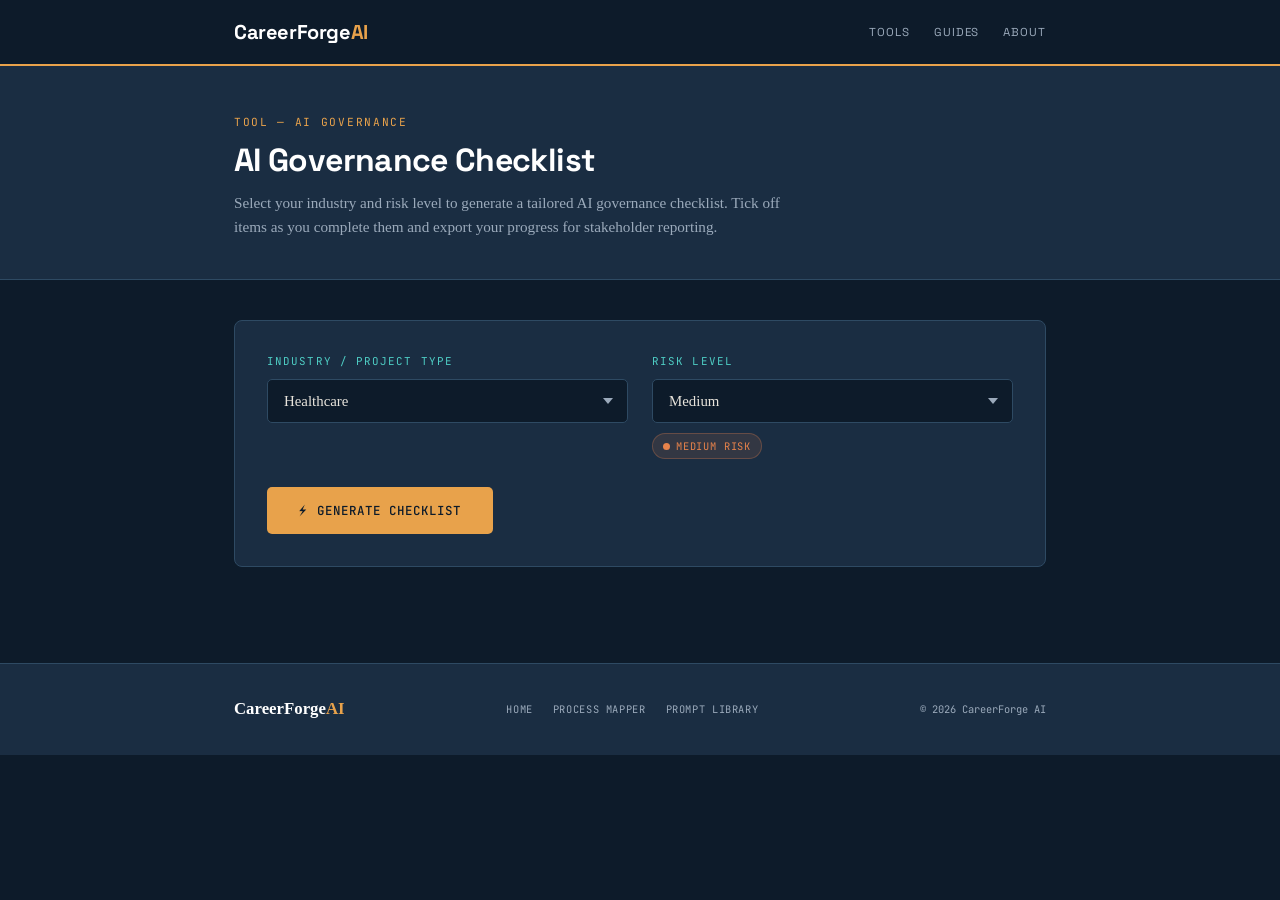
<file: governance-checklist.html>
<!DOCTYPE html>
<html lang="en">
<head>
<meta charset="UTF-8">
<meta name="viewport" content="width=device-width, initial-scale=1.0">
<title>AI Governance Checklist | CareerForge AI</title>
<meta name="description" content="Generate a tailored AI governance checklist for your project. Select industry and risk level to get actionable items instantly.">
<link rel="preconnect" href="https://fonts.googleapis.com">
<link rel="preconnect" href="https://fonts.gstatic.com" crossorigin>
<link href="https://fonts.googleapis.com/css2?family=Space+Grotesk:wght@500;700&family=JetBrains+Mono:wght@400;500&display=swap" rel="stylesheet">
<style>
*,*::before,*::after{margin:0;padding:0;box-sizing:border-box}
html,body{margin:0;padding:0;width:100%;min-height:100vh}
body{background:#0D1B2A;color:#E8E4DC;font-family:Georgia,'Times New Roman',serif;font-size:16px;line-height:1.6}
a{color:#4ECDC4;text-decoration:none}
a:hover{text-decoration:underline}
h1,h2,h3,.logo,.nav-links,.field-label,.btn-generate,.btn-sm,.btn-export,.eyebrow,.badge,.section-title,.progress-text,.loading-msg,.footer-links,.footer-copy{font-family:'Space Grotesk',sans-serif}
.mono{font-family:'JetBrains Mono',monospace}

/* HEADER */
header{background:#0D1B2A;border-bottom:2px solid #E8A24B;position:sticky;top:0;z-index:100;margin:0;padding:0}
.nav{max-width:860px;margin:0 auto;padding:16px 24px;display:flex;align-items:center;justify-content:space-between}
.logo{font-weight:700;font-size:1.25rem;color:#fff;letter-spacing:-.02em;text-decoration:none}
.logo span{color:#E8A24B}
.nav-links{list-style:none;display:flex;gap:24px;font-size:.72rem;text-transform:uppercase;letter-spacing:.08em}
.nav-links a{color:#9BAABB;text-decoration:none}
.nav-links a:hover{color:#E8A24B}

/* HERO */
.hero{background:#1A2D42;border-bottom:1px solid #2E4A63;padding:48px 0 40px;margin:0}
.container{max-width:860px;margin:0 auto;padding:0 24px}
.eyebrow{font-size:.7rem;text-transform:uppercase;letter-spacing:.15em;color:#E8A24B;display:block;margin-bottom:10px;font-family:'JetBrains Mono',monospace}
.hero h1{font-weight:700;font-size:2rem;color:#fff;letter-spacing:-.02em;line-height:1.15;margin-bottom:12px}
.hero p{color:#9BAABB;max-width:580px;font-size:.95rem}

/* BODY */
.body{padding:40px 0 72px;margin:0}

/* INPUT CARD */
.input-card{background:#1A2D42;border:1px solid #2E4A63;border-radius:8px;padding:32px;margin-bottom:24px}
.input-row{display:grid;grid-template-columns:1fr 1fr;gap:24px;margin-bottom:28px}
.field-label{font-size:.68rem;text-transform:uppercase;letter-spacing:.1em;color:#4ECDC4;display:block;margin-bottom:8px;font-family:'JetBrains Mono',monospace}
select{width:100%;font-family:Georgia,serif;font-size:.93rem;padding:13px 16px;background:#0D1B2A;border:1.5px solid #2E4A63;border-radius:5px;color:#E8E4DC;cursor:pointer;appearance:none;-webkit-appearance:none;background-image:url("data:image/svg+xml,%3Csvg xmlns='http://www.w3.org/2000/svg' width='10' height='6' viewBox='0 0 10 6'%3E%3Cpath fill='%239BAABB' d='M5 6L0 0h10z'/%3E%3C/svg%3E");background-repeat:no-repeat;background-position:right 14px center}
select:focus{outline:none;border-color:#4ECDC4}
select option{background:#1A2D42}
.risk-pill{display:inline-flex;align-items:center;gap:6px;margin-top:10px;font-family:'JetBrains Mono',monospace;font-size:.65rem;text-transform:uppercase;letter-spacing:.08em;padding:4px 10px;border-radius:20px;transition:all .2s}
.risk-dot{width:7px;height:7px;border-radius:50%;flex-shrink:0}
.pill-low{background:rgba(76,175,125,.12);color:#4CAF7D;border:1px solid rgba(76,175,125,.28)}
.pill-low .risk-dot{background:#4CAF7D}
.pill-medium{background:rgba(232,131,75,.12);color:#E8834B;border:1px solid rgba(232,131,75,.28)}
.pill-medium .risk-dot{background:#E8834B}
.pill-high{background:rgba(224,82,82,.12);color:#E05252;border:1px solid rgba(224,82,82,.28)}
.pill-high .risk-dot{background:#E05252}

/* BUTTON */
.btn-generate{font-family:'JetBrains Mono',monospace;font-size:.78rem;text-transform:uppercase;letter-spacing:.08em;font-weight:500;background:#E8A24B;color:#0D1B2A;border:none;padding:15px 32px;border-radius:5px;cursor:pointer;display:inline-flex;align-items:center;gap:10px;transition:background .15s,transform .1s}
.btn-generate:hover:not(:disabled){background:#F0B866;transform:translateY(-1px)}
.btn-generate:disabled{opacity:.45;cursor:not-allowed;transform:none}

/* LOADING */
.loading{display:none;background:#1A2D42;border:1px solid #2E4A63;border-radius:8px;padding:40px;text-align:center;margin-bottom:24px}
.loading.show{display:block}
.spinner{width:32px;height:32px;border:3px solid #2E4A63;border-top-color:#4ECDC4;border-radius:50%;animation:spin .8s linear infinite;margin:0 auto 14px}
@keyframes spin{to{transform:rotate(360deg)}}
.loading-msg{font-family:'JetBrains Mono',monospace;font-size:.72rem;text-transform:uppercase;letter-spacing:.1em;color:#9BAABB}

/* ERROR */
.error-box{display:none;background:rgba(224,82,82,.1);border:1px solid #E05252;border-radius:5px;padding:14px 18px;color:#E05252;font-size:.88rem;margin-bottom:20px}
.error-box.show{display:block}

/* RESULTS */
.results{display:none}
.results.show{display:block}
.results-top{display:flex;align-items:center;justify-content:space-between;margin-bottom:18px;flex-wrap:wrap;gap:12px}
.results-title{font-weight:700;font-size:1.05rem;color:#fff}
.actions{display:flex;gap:8px;flex-wrap:wrap}
.btn-sm{font-family:'JetBrains Mono',monospace;font-size:.65rem;text-transform:uppercase;letter-spacing:.06em;background:transparent;color:#9BAABB;border:1px solid #2E4A63;padding:7px 13px;border-radius:4px;cursor:pointer;transition:all .15s}
.btn-sm:hover{border-color:#4ECDC4;color:#4ECDC4}
.btn-export{font-family:'JetBrains Mono',monospace;font-size:.65rem;text-transform:uppercase;letter-spacing:.06em;background:transparent;color:#E8A24B;border:1px solid rgba(232,162,75,.35);padding:7px 13px;border-radius:4px;cursor:pointer;transition:all .15s}
.btn-export:hover{background:rgba(232,162,75,.08);border-color:#E8A24B}

/* PROGRESS */
.progress-wrap{background:#1A2D42;border:1px solid #2E4A63;border-radius:6px;padding:14px 20px;margin-bottom:20px;display:flex;align-items:center;gap:14px}
.progress-track{flex:1;height:5px;background:#2E4A63;border-radius:3px;overflow:hidden}
.progress-fill{height:100%;background:#4ECDC4;border-radius:3px;width:0%;transition:width .3s ease}
.progress-text{font-family:'JetBrains Mono',monospace;font-size:.68rem;color:#9BAABB;white-space:nowrap}
.progress-num{color:#4ECDC4;font-weight:500}

/* CHECKLIST SECTIONS */
.cl-section{background:#1A2D42;border:1px solid #2E4A63;border-radius:8px;margin-bottom:12px;overflow:hidden}
.cl-header{display:flex;align-items:center;gap:12px;padding:15px 20px;cursor:pointer;border-bottom:1px solid #2E4A63;transition:background .15s;user-select:none}
.cl-header:hover{background:#213650}
.badge{font-family:'JetBrains Mono',monospace;font-size:.58rem;text-transform:uppercase;letter-spacing:.1em;padding:3px 8px;border-radius:3px;white-space:nowrap}
.b1{background:rgba(78,205,196,.1);color:#4ECDC4;border:1px solid rgba(78,205,196,.25)}
.b2{background:rgba(224,82,82,.1);color:#E05252;border:1px solid rgba(224,82,82,.25)}
.b3{background:rgba(232,162,75,.1);color:#E8A24B;border:1px solid rgba(232,162,75,.25)}
.b4{background:rgba(160,122,232,.1);color:#A07AE8;border:1px solid rgba(160,122,232,.25)}
.b5{background:rgba(76,175,125,.1);color:#4CAF7D;border:1px solid rgba(76,175,125,.25)}
.b6{background:rgba(224,82,82,.08);color:#F08080;border:1px solid rgba(224,82,82,.18)}
.section-title{font-weight:500;font-size:.9rem;color:#fff;flex:1}
.section-count{font-family:'JetBrains Mono',monospace;font-size:.65rem;color:#9BAABB}
.section-arrow{color:#9BAABB;font-size:.7rem;transition:transform .2s}
.section-arrow.open{transform:rotate(180deg)}
.cl-items{padding:4px 0}
.cl-items.hidden{display:none}

/* ITEMS */
.cl-item{display:flex;align-items:flex-start;gap:12px;padding:11px 20px;border-bottom:1px solid rgba(46,74,99,.35);cursor:pointer;transition:background .12s}
.cl-item:last-child{border-bottom:none}
.cl-item:hover{background:rgba(33,54,80,.6)}
.cl-item.done{background:rgba(76,175,125,.04)}
.cb{width:17px;height:17px;border:2px solid #2E4A63;border-radius:3px;flex-shrink:0;margin-top:2px;display:flex;align-items:center;justify-content:center;transition:all .15s;background:#0D1B2A}
.cl-item.done .cb{background:#4CAF7D;border-color:#4CAF7D}
.cb-tick{display:none;color:#0D1B2A;font-size:10px;font-weight:800;line-height:1}
.cl-item.done .cb-tick{display:block}
.cl-text{font-size:.87rem;color:#E8E4DC;line-height:1.55;flex:1;transition:color .15s}
.cl-item.done .cl-text{color:#9BAABB;text-decoration:line-through;text-decoration-color:rgba(155,170,187,.4)}
.cl-pri{font-family:'JetBrains Mono',monospace;font-size:.58rem;text-transform:uppercase;letter-spacing:.06em;padding:2px 7px;border-radius:2px;flex-shrink:0;margin-top:3px}
.ph{background:rgba(224,82,82,.12);color:#E05252;border:1px solid rgba(224,82,82,.28)}
.pm{background:rgba(232,131,75,.12);color:#E8834B;border:1px solid rgba(232,131,75,.28)}
.pl{background:rgba(76,175,125,.1);color:#4CAF7D;border:1px solid rgba(76,175,125,.25)}

/* FOOTER */
footer{background:#1A2D42;border-top:1px solid #2E4A63;padding:32px 0;margin:0}
.footer-inner{max-width:860px;margin:0 auto;padding:0 24px;display:flex;justify-content:space-between;align-items:center;flex-wrap:wrap;gap:16px}
.footer-logo{font-weight:700;font-size:1.05rem;color:#fff}
.footer-logo span{color:#E8A24B}
.footer-links{list-style:none;display:flex;gap:20px;font-family:'JetBrains Mono',monospace;font-size:.65rem;text-transform:uppercase;letter-spacing:.06em}
.footer-links a{color:#9BAABB;text-decoration:none}
.footer-links a:hover{color:#4ECDC4}
.footer-copy{font-family:'JetBrains Mono',monospace;font-size:.65rem;color:#9BAABB}

@media(max-width:640px){
  .hero h1{font-size:1.6rem}
  .input-row{grid-template-columns:1fr}
  .footer-inner{flex-direction:column;text-align:center}
  .nav-links{display:none}
  .results-top{flex-direction:column;align-items:flex-start}
}
</style>
</head>
<body>

<header>
  <nav class="nav">
    <a href="index.html" class="logo">CareerForge<span>AI</span></a>
    <ul class="nav-links">
      <li><a href="index.html#tools">Tools</a></li>
      <li><a href="index.html#blog">Guides</a></li>
      <li><a href="index.html#about">About</a></li>
    </ul>
  </nav>
</header>

<section class="hero">
  <div class="container">
    <span class="eyebrow">Tool — AI Governance</span>
    <h1>AI Governance Checklist</h1>
    <p>Select your industry and risk level to generate a tailored AI governance checklist. Tick off items as you complete them and export your progress for stakeholder reporting.</p>
  </div>
</section>

<section class="body">
  <div class="container">

    <div class="input-card">
      <div class="input-row">
        <div>
          <label class="field-label" for="industry">Industry / Project Type</label>
          <select id="industry">
            <option value="Healthcare">Healthcare</option>
            <option value="Finance">Finance</option>
            <option value="Retail">Retail</option>
            <option value="Legal">Legal</option>
            <option value="Other">Other</option>
          </select>
        </div>
        <div>
          <label class="field-label" for="risk">Risk Level</label>
          <select id="risk">
            <option value="Low">Low</option>
            <option value="Medium" selected>Medium</option>
            <option value="High">High</option>
          </select>
          <div id="risk-pill" class="risk-pill pill-medium">
            <span class="risk-dot"></span>
            <span id="pill-text">Medium Risk</span>
          </div>
        </div>
      </div>
      <button class="btn-generate" id="gen-btn">
        <span>⚡</span> Generate Checklist
      </button>
    </div>

    <div class="error-box" id="err"></div>

    <div class="loading" id="loading">
      <div class="spinner"></div>
      <p class="loading-msg" id="loading-msg">Generating checklist...</p>
    </div>

    <div class="results" id="results">
      <div class="results-top">
        <span class="results-title">Governance Checklist</span>
        <div class="actions">
          <button class="btn-sm" id="toggle-btn">Collapse all</button>
          <button class="btn-sm" id="reset-btn">Reset</button>
          <button class="btn-export" id="export-btn">Export report</button>
        </div>
      </div>
      <div class="progress-wrap">
        <div class="progress-track"><div class="progress-fill" id="pfill"></div></div>
        <span class="progress-text"><span class="progress-num" id="pnum">0</span> / <span id="ptotal">0</span> completed</span>
      </div>
      <div id="cl-container"></div>
    </div>

  </div>
</section>

<footer>
  <div class="footer-inner">
    <span class="footer-logo">CareerForge<span>AI</span></span>
    <ul class="footer-links">
      <li><a href="index.html">Home</a></li>
      <li><a href="process-mapper.html">Process Mapper</a></li>
      <li><a href="prompt-library.html">Prompt Library</a></li>
    </ul>
    <span class="footer-copy">© 2026 CareerForge AI</span>
  </div>
</footer>

<script>
// =============================================
// API KEY
// =============================================
// API handled server-side via Netlify function
// =============================================
// Section config
// =============================================
const SECTIONS = [
  { key:"DATA_PRIVACY",    label:"Data Privacy Requirements",    badge:"b1", short:"Privacy"    },
  { key:"BIAS_CHECKS",     label:"Bias and Fairness Checks",     badge:"b2", short:"Bias"       },
  { key:"HUMAN_OVERSIGHT", label:"Human Oversight Requirements", badge:"b3", short:"Oversight"  },
  { key:"REGULATORY",      label:"Regulatory Compliance",        badge:"b4", short:"Regulatory" },
  { key:"AUDIT",           label:"Audit and Monitoring",         badge:"b5", short:"Audit"      },
  { key:"RISK_MITIGATION", label:"Risk Mitigation",              badge:"b6", short:"Risk"       },
];

const MSGS = [
  "Generating checklist...",
  "Analysing regulatory requirements...",
  "Mapping bias and fairness checks...",
  "Building oversight requirements...",
  "Finalising risk items...",
];

// =============================================
// Risk pill
// =============================================
document.getElementById("risk").addEventListener("change", function() {
  updatePill(this.value);
});

function updatePill(val) {
  var pill = document.getElementById("risk-pill");
  var txt  = document.getElementById("pill-text");
  pill.className = "risk-pill pill-" + val.toLowerCase();
  txt.textContent = val + " Risk";
}

updatePill("Medium");

// =============================================
// Progress
// =============================================
function refreshProgress() {
  var all   = document.querySelectorAll(".cl-item");
  var done  = document.querySelectorAll(".cl-item.done");
  var total = all.length;
  var n     = done.length;
  var pct   = total ? Math.round((n / total) * 100) : 0;

  document.getElementById("pfill").style.width = pct + "%";
  document.getElementById("pnum").textContent  = n;
  document.getElementById("ptotal").textContent = total;

  for (var i = 0; i < SECTIONS.length; i++) {
    var sec = document.getElementById("sec-" + i);
    if (!sec) continue;
    var sAll  = sec.querySelectorAll(".cl-item").length;
    var sDone = sec.querySelectorAll(".cl-item.done").length;
    var cnt   = sec.querySelector(".section-count");
    if (cnt) cnt.textContent = sDone + "/" + sAll;
  }
}

// =============================================
// Build item
// =============================================
function makeItem(text, priority) {
  var div = document.createElement("div");
  div.className = "cl-item";
  var pc = priority === "High" ? "ph" : priority === "Low" ? "pl" : "pm";
  div.innerHTML =
    '<div class="cb"><span class="cb-tick">✓</span></div>' +
    '<span class="cl-text">' + escHtml(text) + '</span>' +
    '<span class="cl-pri ' + pc + '">' + priority + '</span>';
  div.addEventListener("click", function() {
    div.classList.toggle("done");
    refreshProgress();
  });
  return div;
}

function escHtml(str) {
  return str.replace(/&/g,"&amp;").replace(/</g,"&lt;").replace(/>/g,"&gt;").replace(/"/g,"&quot;");
}

// =============================================
// Build section
// =============================================
function makeSection(section, items, idx) {
  var wrap = document.createElement("div");
  wrap.className = "cl-section";
  wrap.id = "sec-" + idx;

  var hdr = document.createElement("div");
  hdr.className = "cl-header";
  hdr.innerHTML =
    '<span class="badge ' + section.badge + '">' + section.short + '</span>' +
    '<span class="section-title">' + section.label + '</span>' +
    '<span class="section-count">0/' + items.length + '</span>' +
    '<span class="section-arrow open" id="arr-' + idx + '">▼</span>';

  var body = document.createElement("div");
  body.className = "cl-items";
  body.id = "items-" + idx;

  for (var i = 0; i < items.length; i++) {
    body.appendChild(makeItem(items[i].text, items[i].priority));
  }

  (function(b, id) {
    hdr.addEventListener("click", function() {
      b.classList.toggle("hidden");
      var a = document.getElementById(id);
      if (a) a.classList.toggle("open");
    });
  })(body, "arr-" + idx);

  wrap.appendChild(hdr);
  wrap.appendChild(body);
  return wrap;
}

// =============================================
// Parse response
// =============================================
function parseResponse(text) {
  var out = {};
  for (var i = 0; i < SECTIONS.length; i++) {
    var s    = SECTIONS[i];
    var next = SECTIONS[i + 1];
    var re   = next
      ? new RegExp(s.key + ":\\s*([\\s\\S]*?)(?=" + next.key + ":|$)", "i")
      : new RegExp(s.key + ":\\s*([\\s\\S]*?)$", "i");
    var m   = text.match(re);
    var raw = m ? m[1].trim() : "";
    var lines = raw.split("\n");
    var items = [];
    for (var j = 0; j < lines.length; j++) {
      var line = lines[j].trim();
      if (line.length < 5) continue;
      var t = line.replace(/^[-•*\d.]+\s*/, "").trim();
      var p = "Medium";
      if (/\[high\]/i.test(t))   { p = "High";   t = t.replace(/\[high\]/i, "").trim(); }
      if (/\[medium\]/i.test(t)) { p = "Medium"; t = t.replace(/\[medium\]/i, "").trim(); }
      if (/\[low\]/i.test(t))    { p = "Low";    t = t.replace(/\[low\]/i, "").trim(); }
      if (t.length > 5) items.push({ text: t, priority: p });
    }
    out[s.key] = items;
  }
  return out;
}

// =============================================
// Generate
// =============================================
document.getElementById("gen-btn").addEventListener("click", async function() {
  var industry = document.getElementById("industry").value;
  var risk     = document.getElementById("risk").value;

  document.getElementById("err").classList.remove("show");
  document.getElementById("results").classList.remove("show");
  document.getElementById("loading").classList.add("show");
  document.getElementById("gen-btn").disabled = true;

  var mi = 0;
  var ticker = setInterval(function() {
    mi = (mi + 1) % MSGS.length;
    document.getElementById("loading-msg").textContent = MSGS[mi];
  }, 1800);

  var prompt = "You are a senior AI governance expert. Generate a detailed AI governance checklist for a " + risk + " risk " + industry + " AI project.\n\n" +
    "For each section, provide 5-7 specific, actionable checklist items tailored to " + industry + " and " + risk + " risk. Each item must end with a priority tag: [High], [Medium], or [Low].\n\n" +
    "Respond in EXACTLY this format:\n\n" +
    "DATA_PRIVACY:\n- item text [High/Medium/Low]\n\n" +
    "BIAS_CHECKS:\n- item text [High/Medium/Low]\n\n" +
    "HUMAN_OVERSIGHT:\n- item text [High/Medium/Low]\n\n" +
    "REGULATORY:\n- item text [High/Medium/Low]\n\n" +
    "AUDIT:\n- item text [High/Medium/Low]\n\n" +
    "RISK_MITIGATION:\n- item text [High/Medium/Low]\n\n" +
    "Be specific to " + industry + " regulations (e.g. HIPAA, GDPR, FCA). Items must be concrete and testable.";

  try {
  var res = await fetch("/.netlify/functions/governance", {
      method: "POST",
      headers: { "Content-Type": "application/json" },
      body: JSON.stringify({ industry: industry, risk: risk })
    });

    clearInterval(ticker);
    var data = await res.json();

    if (data.error) {
      showErr("Error: " + data.error);
      return;
    }

    var parsed = parseResponse(data.result);
    var cont   = document.getElementById("cl-container");
    cont.innerHTML = "";

    for (var i = 0; i < SECTIONS.length; i++) {
      var items = parsed[SECTIONS[i].key] || [];
      if (items.length) cont.appendChild(makeSection(SECTIONS[i], items, i));
    }

    document.getElementById("loading").classList.remove("show");
    document.getElementById("gen-btn").disabled = false;
    document.getElementById("results").classList.add("show");
    document.getElementById("results").scrollIntoView({ behavior: "smooth", block: "start" });
    refreshProgress();

  } catch(e) {
    clearInterval(ticker);
    showErr("Network error: " + e.message);
  }
});

function showErr(msg) {
  document.getElementById("loading").classList.remove("show");
  document.getElementById("gen-btn").disabled = false;
  var el = document.getElementById("err");
  el.textContent = msg;
  el.classList.add("show");
}

// =============================================
// Toggle / Reset / Export
// =============================================
var allCollapsed = false;

document.getElementById("toggle-btn").addEventListener("click", function() {
  allCollapsed = !allCollapsed;
  var items = document.querySelectorAll(".cl-items");
  for (var i = 0; i < items.length; i++) {
    items[i].classList.toggle("hidden", allCollapsed);
  }
  var arrows = document.querySelectorAll(".section-arrow");
  for (var i = 0; i < arrows.length; i++) {
    arrows[i].classList.toggle("open", !allCollapsed);
  }
  this.textContent = allCollapsed ? "Expand all" : "Collapse all";
});

document.getElementById("reset-btn").addEventListener("click", function() {
  var items = document.querySelectorAll(".cl-item");
  for (var i = 0; i < items.length; i++) items[i].classList.remove("done");
  refreshProgress();
});

document.getElementById("export-btn").addEventListener("click", function() {
  var industry = document.getElementById("industry").value;
  var risk     = document.getElementById("risk").value;
  var done     = document.querySelectorAll(".cl-item.done").length;
  var total    = document.querySelectorAll(".cl-item").length;
  var pct      = total ? Math.round((done / total) * 100) : 0;
  var date     = new Date().toLocaleDateString("en-GB");

  var out = "AI GOVERNANCE CHECKLIST REPORT\n" + "=".repeat(48) + "\n";
  out += "Industry: " + industry + " | Risk: " + risk + " | Date: " + date + "\n";
  out += "Completion: " + done + "/" + total + " items (" + pct + "%)\n";

  for (var i = 0; i < SECTIONS.length; i++) {
    var sec = document.getElementById("sec-" + i);
    if (!sec) continue;
    out += "\n" + SECTIONS[i].label.toUpperCase() + "\n" + "-".repeat(36) + "\n";
    var clItems = sec.querySelectorAll(".cl-item");
    for (var j = 0; j < clItems.length; j++) {
      var item    = clItems[j];
      var checked = item.classList.contains("done") ? "[✓]" : "[ ]";
      var text    = item.querySelector(".cl-text").textContent;
      var pri     = item.querySelector(".cl-pri").textContent;
      out += checked + " [" + pri + "] " + text + "\n";
    }
  }

  navigator.clipboard.writeText(out).then(function() {
    var btn = document.getElementById("export-btn");
    btn.textContent = "Copied!";
    setTimeout(function() { btn.textContent = "Export report"; }, 2000);
  });
});
</script>

</body>
</html>
</file>
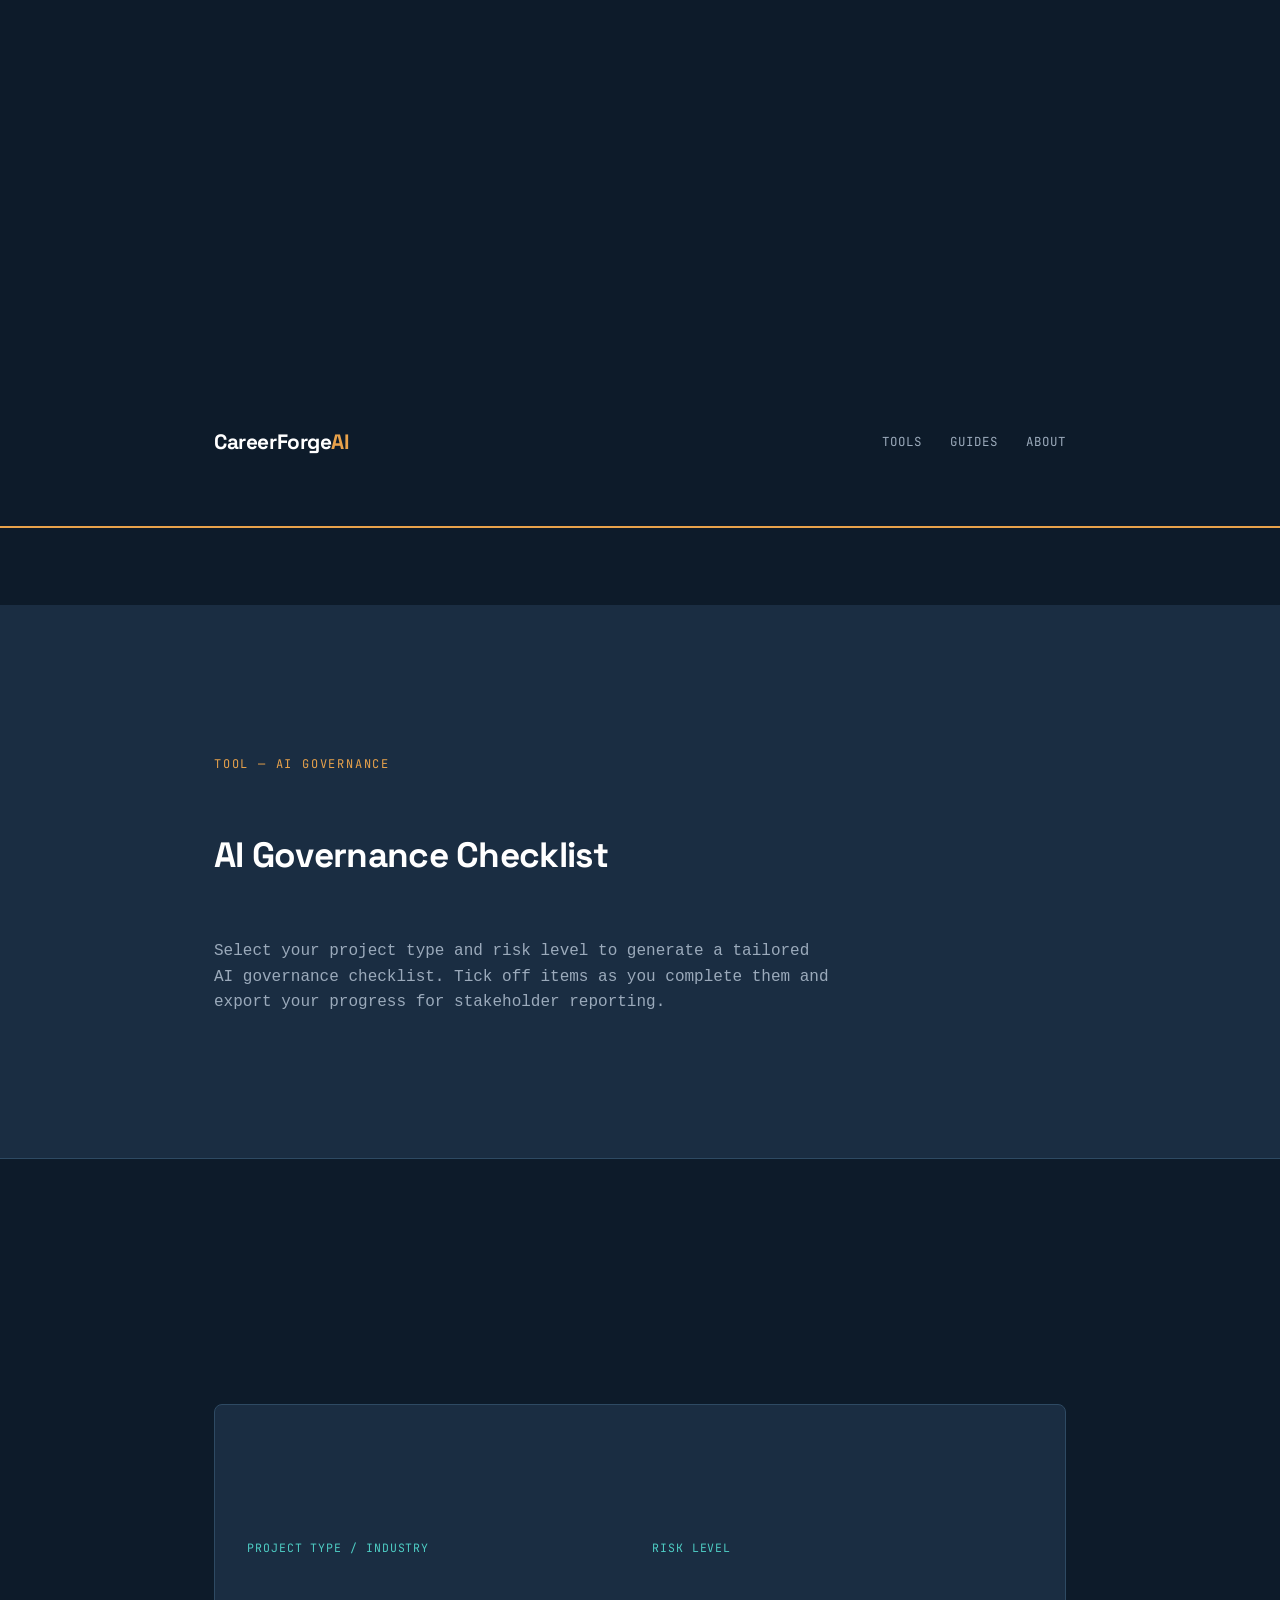
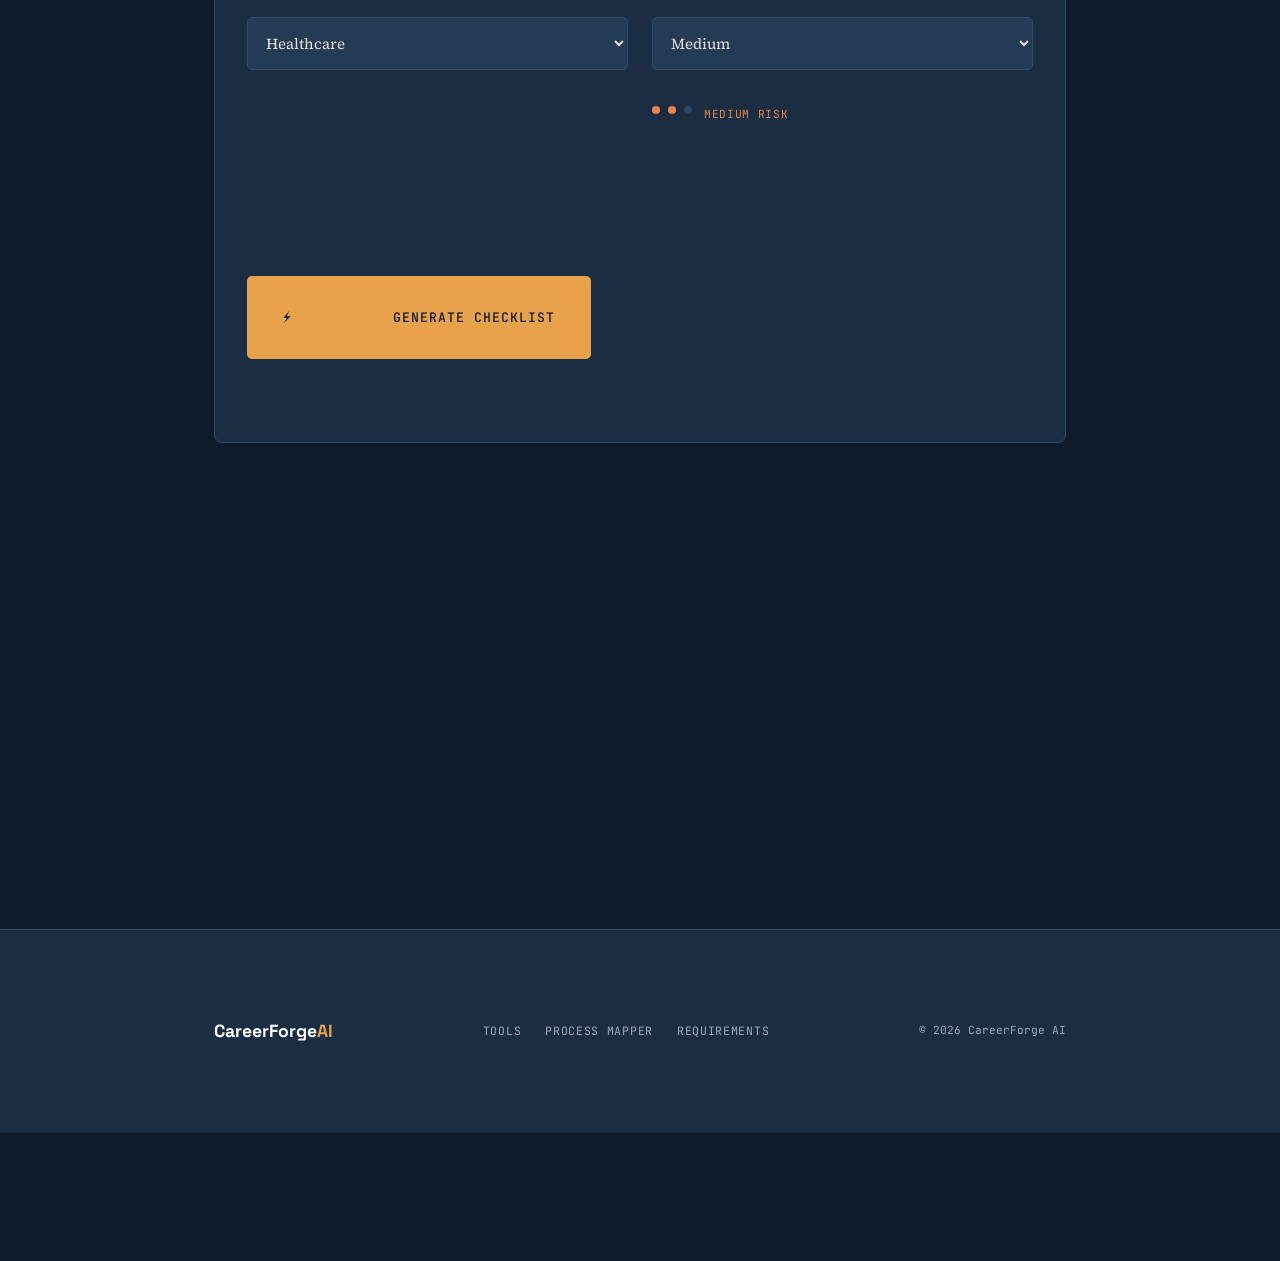
<file: governance-checklist.html.html>
<html>
        <head><title>Downloaded HTML</title></head>
        <body>
            <pre style="white-space: pre-wrap; word-wrap: break-word;"><!DOCTYPE html>
<html lang="en">
<head>
  <meta charset="UTF-8">
  <meta name="viewport" content="width=device-width, initial-scale=1.0">
  <title>AI Governance Checklist | CareerForge AI</title>
  <meta name="description" content="Free AI governance checklist generator for business analysts. Select your project type and risk level to get a tailored governance checklist instantly.">
  <link rel="preconnect" href="https://fonts.googleapis.com">
  <link href="https://fonts.googleapis.com/css2?family=Space+Grotesk:wght@500;700&family=Source+Serif+4:opsz,wght@8..60,400;8..60,600&family=JetBrains+Mono:wght@400;500&display=swap" rel="stylesheet">
  <style>
    :root {
      --navy:        #0D1B2A;
      --navy-mid:    #1A2D42;
      --navy-light:  #243B55;
      --navy-border: #2E4A63;
      --amber:       #E8A24B;
      --amber-light: #F0B866;
      --teal:        #4ECDC4;
      --teal-dark:   #38B2AA;
      --cream:       #F4F1EC;
      --white:       #FFFFFF;
      --text-main:   #E8E4DC;
      --text-muted:  #9BAABB;
      --red:         #E05252;
      --orange:      #E8834B;
      --green:       #4CAF7D;
      --purple:      #A07AE8;

      --font-display: 'Space Grotesk', sans-serif;
      --font-body:    'Source Serif 4', serif;
      --font-mono:    'JetBrains Mono', monospace;
    }

    * { margin: 0; padding: 0; box-sizing: border-box; }
    html { scroll-behavior: smooth; }

    body {
      font-family: var(--font-body);
      background: var(--navy);
      color: var(--text-main);
      line-height: 1.6;
      font-size: 16px;
      min-height: 100vh;
    }

    a { color: var(--teal); text-decoration: none; }
    a:hover { text-decoration: underline; }

    .container {
      max-width: 900px;
      margin: 0 auto;
      padding: 0 24px;
    }

    /* ---------- Header ---------- */
    header {
      background: var(--navy);
      border-bottom: 2px solid var(--amber);
      position: sticky;
      top: 0;
      z-index: 100;
    }

    .nav {
      display: flex;
      align-items: center;
      justify-content: space-between;
      padding: 16px 24px;
      max-width: 900px;
      margin: 0 auto;
    }

    .logo {
      font-family: var(--font-display);
      font-weight: 700;
      font-size: 1.3rem;
      color: var(--white);
      letter-spacing: -0.02em;
    }

    .logo span { color: var(--amber); }

    .nav-links {
      display: flex;
      gap: 28px;
      list-style: none;
      font-family: var(--font-mono);
      font-size: 0.78rem;
      text-transform: uppercase;
      letter-spacing: 0.08em;
    }

    .nav-links a { color: var(--text-muted); }
    .nav-links a:hover { color: var(--amber); text-decoration: none; }

    /* ---------- Hero ---------- */
    .tool-hero {
      background: var(--navy-mid);
      border-bottom: 1px solid var(--navy-border);
      padding: 48px 0 40px;
    }

    .eyebrow {
      font-family: var(--font-mono);
      font-size: 0.75rem;
      text-transform: uppercase;
      letter-spacing: 0.15em;
      color: var(--amber);
      display: block;
      margin-bottom: 10px;
    }

    .tool-hero h1 {
      font-family: var(--font-display);
      font-size: 2.2rem;
      font-weight: 700;
      letter-spacing: -0.02em;
      color: var(--white);
      margin-bottom: 12px;
      line-height: 1.15;
    }

    .tool-hero p {
      color: var(--text-muted);
      max-width: 620px;
      font-size: 1rem;
    }

    /* ---------- Tool Body ---------- */
    .tool-body { padding: 40px 0 64px; }

    /* ---------- Input Panel ---------- */
    .input-panel {
      background: var(--navy-mid);
      border: 1px solid var(--navy-border);
      border-radius: 8px;
      padding: 32px;
      margin-bottom: 24px;
    }

    .input-grid {
      display: grid;
      grid-template-columns: 1fr 1fr;
      gap: 24px;
      margin-bottom: 24px;
    }

    .field-label {
      font-family: var(--font-mono);
      font-size: 0.72rem;
      text-transform: uppercase;
      letter-spacing: 0.08em;
      color: var(--teal);
      display: block;
      margin-bottom: 8px;
    }

    select {
      width: 100%;
      font-family: var(--font-body);
      font-size: 0.95rem;
      padding: 14px;
      background: var(--navy-light);
      border: 1.5px solid var(--navy-border);
      border-radius: 5px;
      color: var(--text-main);
      transition: border-color 0.15s;
      cursor: pointer;
    }

    select:focus {
      outline: none;
      border-color: var(--teal);
    }

    select option { background: var(--navy-mid); }

    /* Risk level visual indicator */
    .risk-indicator {
      display: flex;
      gap: 8px;
      margin-top: 10px;
    }

    .risk-dot {
      width: 8px;
      height: 8px;
      border-radius: 50%;
      background: var(--navy-border);
      transition: background 0.2s;
    }

    .risk-dot.active-low    { background: var(--green); }
    .risk-dot.active-medium { background: var(--orange); }
    .risk-dot.active-high   { background: var(--red); }

    .risk-label {
      font-family: var(--font-mono);
      font-size: 0.7rem;
      text-transform: uppercase;
      letter-spacing: 0.06em;
      margin-left: 4px;
    }

    .risk-label.low    { color: var(--green); }
    .risk-label.medium { color: var(--orange); }
    .risk-label.high   { color: var(--red); }

    /* ---------- Button ---------- */
    .btn-generate {
      font-family: var(--font-mono);
      font-size: 0.82rem;
      font-weight: 500;
      text-transform: uppercase;
      letter-spacing: 0.08em;
      background: var(--amber);
      color: var(--navy);
      border: none;
      padding: 16px 36px;
      border-radius: 5px;
      cursor: pointer;
      display: flex;
      align-items: center;
      gap: 10px;
      transition: background 0.15s, transform 0.1s;
    }

    .btn-generate:hover { background: var(--amber-light); transform: translateY(-1px); }
    .btn-generate:disabled { opacity: 0.5; cursor: not-allowed; transform: none; }

    /* ---------- Loading ---------- */
    .loading-bar {
      display: none;
      background: var(--navy-mid);
      border: 1px solid var(--navy-border);
      border-radius: 6px;
      padding: 32px;
      text-align: center;
      margin-bottom: 24px;
    }

    .loading-bar.show { display: block; }

    .spinner {
      width: 32px;
      height: 32px;
      border: 3px solid var(--navy-border);
      border-top-color: var(--teal);
      border-radius: 50%;
      animation: spin 0.75s linear infinite;
      margin: 0 auto 14px;
    }

    @keyframes spin { to { transform: rotate(360deg); } }

    .loading-text {
      font-family: var(--font-mono);
      font-size: 0.78rem;
      text-transform: uppercase;
      letter-spacing: 0.1em;
      color: var(--text-muted);
    }

    /* ---------- Error ---------- */
    .error-box {
      display: none;
      background: rgba(224, 82, 82, 0.1);
      border: 1px solid var(--red);
      border-radius: 5px;
      padding: 14px 18px;
      font-size: 0.9rem;
      color: var(--red);
      margin-bottom: 20px;
    }

    .error-box.show { display: block; }

    /* ---------- Results ---------- */
    .results-area { display: none; }
    .results-area.show { display: block; }

    .results-header {
      display: flex;
      align-items: center;
      justify-content: space-between;
      margin-bottom: 20px;
      flex-wrap: wrap;
      gap: 12px;
    }

    .results-title {
      font-family: var(--font-display);
      font-size: 1.1rem;
      color: var(--white);
    }

    .results-actions {
      display: flex;
      gap: 10px;
      align-items: center;
    }

    .progress-bar-wrap {
      background: var(--navy-mid);
      border: 1px solid var(--navy-border);
      border-radius: 6px;
      padding: 16px 20px;
      margin-bottom: 20px;
      display: flex;
      align-items: center;
      gap: 16px;
    }

    .progress-bar-bg {
      flex: 1;
      height: 6px;
      background: var(--navy-light);
      border-radius: 3px;
      overflow: hidden;
    }

    .progress-bar-fill {
      height: 100%;
      background: var(--teal);
      border-radius: 3px;
      transition: width 0.3s ease;
      width: 0%;
    }

    .progress-label {
      font-family: var(--font-mono);
      font-size: 0.72rem;
      color: var(--text-muted);
      white-space: nowrap;
    }

    .progress-count {
      font-family: var(--font-mono);
      font-size: 0.72rem;
      color: var(--teal);
      font-weight: 500;
    }

    /* ---------- Checklist Sections ---------- */
    .checklist-section {
      background: var(--navy-mid);
      border: 1px solid var(--navy-border);
      border-radius: 8px;
      margin-bottom: 14px;
      overflow: hidden;
    }

    .section-header {
      display: flex;
      align-items: center;
      gap: 14px;
      padding: 16px 20px;
      cursor: pointer;
      user-select: none;
      transition: background 0.15s;
      border-bottom: 1px solid var(--navy-border);
    }

    .section-header:hover { background: var(--navy-light); }

    .section-badge {
      font-family: var(--font-mono);
      font-size: 0.62rem;
      text-transform: uppercase;
      letter-spacing: 0.1em;
      padding: 3px 8px;
      border-radius: 3px;
      white-space: nowrap;
    }

    .badge-privacy     { background: rgba(78,205,196,0.12); color: var(--teal);   border: 1px solid rgba(78,205,196,0.3); }
    .badge-bias        { background: rgba(224,82,82,0.12);  color: var(--red);    border: 1px solid rgba(224,82,82,0.3); }
    .badge-oversight   { background: rgba(232,162,75,0.15); color: var(--amber);  border: 1px solid rgba(232,162,75,0.3); }
    .badge-regulatory  { background: rgba(160,122,232,0.12);color: var(--purple); border: 1px solid rgba(160,122,232,0.3); }
    .badge-audit       { background: rgba(76,175,125,0.12); color: var(--green);  border: 1px solid rgba(76,175,125,0.3); }
    .badge-stakeholder { background: rgba(232,131,75,0.12); color: var(--orange); border: 1px solid rgba(232,131,75,0.3); }
    .badge-risk        { background: rgba(224,82,82,0.08);  color: #F08080;       border: 1px solid rgba(224,82,82,0.2); }

    .section-title {
      font-family: var(--font-display);
      font-size: 0.95rem;
      color: var(--white);
      flex: 1;
    }

    .section-progress {
      font-family: var(--font-mono);
      font-size: 0.68rem;
      color: var(--text-muted);
    }

    .section-toggle {
      font-size: 0.75rem;
      color: var(--text-muted);
      transition: transform 0.2s;
    }

    .section-toggle.open { transform: rotate(180deg); }

    .section-items {
      padding: 8px 0;
    }

    .section-items.collapsed { display: none; }

    /* ---------- Checklist Items ---------- */
    .checklist-item {
      display: flex;
      align-items: flex-start;
      gap: 14px;
      padding: 12px 20px;
      border-bottom: 1px solid rgba(46,74,99,0.4);
      transition: background 0.12s;
      cursor: pointer;
    }

    .checklist-item:last-child { border-bottom: none; }
    .checklist-item:hover { background: rgba(36,59,85,0.5); }

    .checklist-item.checked {
      background: rgba(76,175,125,0.06);
    }

    .custom-checkbox {
      width: 18px;
      height: 18px;
      border: 2px solid var(--navy-border);
      border-radius: 3px;
      flex-shrink: 0;
      margin-top: 2px;
      display: flex;
      align-items: center;
      justify-content: center;
      transition: all 0.15s;
      background: var(--navy-light);
    }

    .checklist-item.checked .custom-checkbox {
      background: var(--green);
      border-color: var(--green);
    }

    .checkmark {
      display: none;
      color: var(--navy);
      font-size: 11px;
      font-weight: 700;
    }

    .checklist-item.checked .checkmark { display: block; }

    .item-text {
      font-size: 0.9rem;
      color: var(--text-main);
      line-height: 1.55;
      transition: color 0.15s;
      flex: 1;
    }

    .checklist-item.checked .item-text {
      color: var(--text-muted);
      text-decoration: line-through;
      text-decoration-color: rgba(155,170,187,0.4);
    }

    .item-priority {
      font-family: var(--font-mono);
      font-size: 0.62rem;
      text-transform: uppercase;
      letter-spacing: 0.06em;
      padding: 2px 7px;
      border-radius: 2px;
      flex-shrink: 0;
      margin-top: 3px;
    }

    .priority-high   { background: rgba(224,82,82,0.15);  color: var(--red);    border: 1px solid rgba(224,82,82,0.3); }
    .priority-medium { background: rgba(232,131,75,0.15); color: var(--orange); border: 1px solid rgba(232,131,75,0.3); }
    .priority-low    { background: rgba(76,175,125,0.12); color: var(--green);  border: 1px solid rgba(76,175,125,0.3); }

    /* ---------- Action Buttons ---------- */
    .btn-small {
      font-family: var(--font-mono);
      font-size: 0.7rem;
      text-transform: uppercase;
      letter-spacing: 0.06em;
      background: var(--navy-light);
      color: var(--text-muted);
      border: 1px solid var(--navy-border);
      padding: 8px 14px;
      border-radius: 4px;
      cursor: pointer;
      transition: all 0.15s;
    }

    .btn-small:hover { border-color: var(--teal); color: var(--teal); }
    .btn-small.active { border-color: var(--green); color: var(--green); }

    .btn-export {
      font-family: var(--font-mono);
      font-size: 0.7rem;
      text-transform: uppercase;
      letter-spacing: 0.06em;
      background: var(--navy-light);
      color: var(--amber);
      border: 1px solid rgba(232,162,75,0.3);
      padding: 8px 14px;
      border-radius: 4px;
      cursor: pointer;
      transition: all 0.15s;
    }

    .btn-export:hover { border-color: var(--amber); background: rgba(232,162,75,0.08); }

    /* ---------- Footer ---------- */
    footer {
      background: var(--navy-mid);
      border-top: 1px solid var(--navy-border);
      padding: 36px 0;
      margin-top: 40px;
    }

    .footer-inner {
      max-width: 900px;
      margin: 0 auto;
      padding: 0 24px;
      display: flex;
      justify-content: space-between;
      align-items: center;
    }

    .footer-logo {
      font-family: var(--font-display);
      font-weight: 700;
      font-size: 1.1rem;
      color: var(--white);
    }

    .footer-logo span { color: var(--amber); }

    .footer-links {
      display: flex;
      gap: 24px;
      list-style: none;
      font-family: var(--font-mono);
      font-size: 0.72rem;
      text-transform: uppercase;
      letter-spacing: 0.06em;
    }

    .footer-links a { color: var(--text-muted); }
    .footer-links a:hover { color: var(--teal); text-decoration: none; }

    .footer-copy {
      font-family: var(--font-mono);
      font-size: 0.7rem;
      color: var(--text-muted);
    }

    /* ---------- Responsive ---------- */
    @media (max-width: 700px) {
      .tool-hero h1 { font-size: 1.7rem; }
      .input-grid { grid-template-columns: 1fr; }
      .footer-inner { flex-direction: column; gap: 16px; text-align: center; }
      .nav-links { display: none; }
      .results-header { flex-direction: column; align-items: flex-start; }
    }
  </style>
</head>
<body>

  <header>
    <nav class="nav">
      <a href="index.html" class="logo">CareerForge<span>AI</span></a>
      <ul class="nav-links">
        <li><a href="index.html#tools">Tools</a></li>
        <li><a href="index.html#blog">Guides</a></li>
        <li><a href="index.html#about">About</a></li>
      </ul>
    </nav>
  </header>

  <section class="tool-hero">
    <div class="container">
      <span class="eyebrow">Tool — AI Governance</span>
      <h1>AI Governance Checklist</h1>
      <p>Select your project type and risk level to generate a tailored AI governance checklist. Tick off items as you complete them and export your progress for stakeholder reporting.</p>
    </div>
  </section>

  <section class="tool-body">
    <div class="container">

      <div class="input-panel">
        <div class="input-grid">
          <div>
            <label class="field-label" for="industry-select">Project type / Industry</label>
            <select id="industry-select">
              <option value="Healthcare">Healthcare</option>
              <option value="Finance">Finance</option>
              <option value="Retail">Retail</option>
              <option value="Legal">Legal</option>
              <option value="Other">Other</option>
            </select>
          </div>
          <div>
            <label class="field-label" for="risk-select">Risk level</label>
            <select id="risk-select">
              <option value="Low">Low</option>
              <option value="Medium" selected>Medium</option>
              <option value="High">High</option>
            </select>
            <div class="risk-indicator" id="risk-indicator">
              <div class="risk-dot" id="dot-1"></div>
              <div class="risk-dot" id="dot-2"></div>
              <div class="risk-dot" id="dot-3"></div>
              <span class="risk-label medium" id="risk-label">Medium Risk</span>
            </div>
          </div>
        </div>

        <button class="btn-generate" id="generate-btn">
          <span>⚡</span>
          Generate Checklist
        </button>
      </div>

      <div class="error-box" id="error-box"></div>

      <div class="loading-bar" id="loading-bar">
        <div class="spinner"></div>
        <p class="loading-text" id="loading-text">Generating checklist...</p>
      </div>

      <div class="results-area" id="results-area">
        <div class="results-header">
          <span class="results-title">Governance Checklist</span>
          <div class="results-actions">
            <button class="btn-small" id="expand-all-btn">Expand all</button>
            <button class="btn-small" id="reset-btn">Reset checks</button>
            <button class="btn-export" id="export-btn">Export report</button>
          </div>
        </div>

        <div class="progress-bar-wrap">
          <div class="progress-bar-bg">
            <div class="progress-bar-fill" id="progress-fill"></div>
          </div>
          <span class="progress-count" id="progress-count">0 / 0</span>
          <span class="progress-label">items completed</span>
        </div>

        <div id="checklist-container"></div>
      </div>

    </div>
  </section>

  <footer>
    <div class="footer-inner">
      <span class="footer-logo">CareerForge<span>AI</span></span>
      <ul class="footer-links">
        <li><a href="index.html#tools">Tools</a></li>
        <li><a href="process-mapper.html">Process Mapper</a></li>
        <li><a href="requirements-generator.html">Requirements</a></li>
      </ul>
      <span class="footer-copy">© 2026 CareerForge AI</span>
    </div>
  </footer>

  <script>
    // =============================================
    // CONFIG
    // =============================================
    const OPENAI_API_KEY = "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";

    // =============================================
    // Section definitions
    // =============================================
    const SECTIONS = [
      { key: "DATA_PRIVACY",      label: "Data Privacy Requirements",    badge: "badge-privacy",     shortLabel: "Privacy"     },
      { key: "BIAS_FAIRNESS",     label: "Bias and Fairness Checks",     badge: "badge-bias",        shortLabel: "Bias"        },
      { key: "HUMAN_OVERSIGHT",   label: "Human Oversight Requirements", badge: "badge-oversight",   shortLabel: "Oversight"   },
      { key: "REGULATORY",        label: "Regulatory Compliance",        badge: "badge-regulatory",  shortLabel: "Regulatory"  },
      { key: "AUDIT_MONITORING",  label: "Audit and Monitoring",         badge: "badge-audit",       shortLabel: "Audit"       },
      { key: "STAKEHOLDER",       label: "Stakeholder Communication",    badge: "badge-stakeholder", shortLabel: "Stakeholder" },
      { key: "RISK_MITIGATION",   label: "Risk Mitigation",              badge: "badge-risk",        shortLabel: "Risk"        },
    ];

    const LOADING_MESSAGES = [
      "Generating checklist...",
      "Analysing regulatory requirements...",
      "Mapping bias and fairness checks...",
      "Building oversight requirements...",
      "Finalising risk mitigation items...",
    ];

    // =============================================
    // Risk indicator
    // =============================================
    const riskSelect = document.getElementById("risk-select");

    function updateRiskIndicator(risk) {
      const dot1  = document.getElementById("dot-1");
      const dot2  = document.getElementById("dot-2");
      const dot3  = document.getElementById("dot-3");
      const label = document.getElementById("risk-label");

      dot1.className = "risk-dot";
      dot2.className = "risk-dot";
      dot3.className = "risk-dot";
      label.className = "risk-label";

      if (risk === "Low") {
        dot1.classList.add("active-low");
        label.classList.add("low");
        label.textContent = "Low Risk";
      } else if (risk === "Medium") {
        dot1.classList.add("active-medium");
        dot2.classList.add("active-medium");
        label.classList.add("medium");
        label.textContent = "Medium Risk";
      } else {
        dot1.classList.add("active-high");
        dot2.classList.add("active-high");
        dot3.classList.add("active-high");
        label.classList.add("high");
        label.textContent = "High Risk";
      }
    }

    riskSelect.addEventListener("change", () => updateRiskIndicator(riskSelect.value));
    updateRiskIndicator("Medium");

    // =============================================
    // Progress tracking
    // =============================================
    function updateProgress() {
      const all     = document.querySelectorAll(".checklist-item");
      const checked = document.querySelectorAll(".checklist-item.checked");
      const total   = all.length;
      const done    = checked.length;
      const pct     = total === 0 ? 0 : Math.round((done / total) * 100);

      document.getElementById("progress-fill").style.width  = pct + "%";
      document.getElementById("progress-count").textContent = `${done} / ${total}`;

      // Update section progress labels
      SECTIONS.forEach((section, i) => {
        const sectionEl  = document.getElementById(`section-${i}`);
        if (!sectionEl) return;
        const items    = sectionEl.querySelectorAll(".checklist-item");
        const complete = sectionEl.querySelectorAll(".checklist-item.checked");
        const progEl   = sectionEl.querySelector(".section-progress");
        if (progEl) progEl.textContent = `${complete.length}/${items.length}`;
      });
    }

    // =============================================
    // Build checklist item
    // =============================================
    function buildItem(text, priority) {
      const div = document.createElement("div");
      div.className = "checklist-item";

      const priorityClass = priority === "High" ? "priority-high"
                          : priority === "Medium" ? "priority-medium"
                          : "priority-low";

      div.innerHTML = `
        <div class="custom-checkbox"><span class="checkmark">✓</span></div>
        <span class="item-text">${text}</span>
        <span class="item-priority ${priorityClass}">${priority}</span>
      `;

      div.addEventListener("click", () => {
        div.classList.toggle("checked");
        updateProgress();
      });

      return div;
    }

    // =============================================
    // Build section
    // =============================================
    function buildSection(section, items, index) {
      const wrapper = document.createElement("div");
      wrapper.className = "checklist-section";
      wrapper.id = `section-${index}`;

      const header = document.createElement("div");
      header.className = "section-header";
      header.innerHTML = `
        <span class="section-badge ${section.badge}">${section.shortLabel}</span>
        <span class="section-title">${section.label}</span>
        <span class="section-progress">0/${items.length}</span>
        <span class="section-toggle open" id="stoggle-${index}">▼</span>
      `;

      const itemsDiv = document.createElement("div");
      itemsDiv.className = "section-items";
      itemsDiv.id = `sitems-${index}`;

      items.forEach(({ text, priority }) => {
        itemsDiv.appendChild(buildItem(text, priority || "Medium"));
      });

      header.addEventListener("click", () => {
        itemsDiv.classList.toggle("collapsed");
        const tog = document.getElementById(`stoggle-${index}`);
        tog.classList.toggle("open");
      });

      wrapper.appendChild(header);
      wrapper.appendChild(itemsDiv);
      return wrapper;
    }

    // =============================================
    // Parse AI response
    // =============================================
    function parseSections(text) {
      const result = {};
      SECTIONS.forEach((section, i) => {
        const nextKey = SECTIONS[i + 1] ? SECTIONS[i + 1].key : null;
        const pattern = nextKey
          ? new RegExp(`${section.key}:\\s*([\\s\\S]*?)(?=${nextKey}:|$)`, "i")
          : new RegExp(`${section.key}:\\s*([\\s\\S]*?)$`, "i");
        const match = text.match(pattern);
        const raw = match ? match[1].trim() : "";

        // Parse lines into items with priority
        const lines = raw.split("\n").map(l => l.trim()).filter(l => l.length > 3);
        result[section.key] = lines.map(line => {
          let priority = "Medium";
          let text = line.replace(/^[-•*]\s*/, "").trim();
          if (/\[high\]/i.test(text))   { priority = "High";   text = text.replace(/\[high\]/i, "").trim(); }
          if (/\[medium\]/i.test(text)) { priority = "Medium"; text = text.replace(/\[medium\]/i, "").trim(); }
          if (/\[low\]/i.test(text))    { priority = "Low";    text = text.replace(/\[low\]/i, "").trim(); }
          return { text, priority };
        }).filter(item => item.text.length > 5);
      });
      return result;
    }

    // =============================================
    // Main generate
    // =============================================
    document.getElementById("generate-btn").addEventListener("click", async () => {
      const industry = document.getElementById("industry-select").value;
      const risk     = document.getElementById("risk-select").value;

      hideError();
      hideResults();
      showLoading(true);

      const prompt = `You are a senior AI governance expert specialising in ${industry}. Generate a detailed AI governance checklist for a ${risk} risk ${industry} AI project.

For each section below, provide 5-8 specific, actionable checklist items tailored to ${industry} and ${risk} risk level. Each item should have a priority tag: [High], [Medium], or [Low]. For ${risk} risk projects, weight items accordingly.

Respond in EXACTLY this format. Use bullet points (- ) for each item. Include the priority tag at the end of each item.

DATA_PRIVACY:
- [checklist item] [High/Medium/Low]

BIAS_FAIRNESS:
- [checklist item] [High/Medium/Low]

HUMAN_OVERSIGHT:
- [checklist item] [High/Medium/Low]

REGULATORY:
- [checklist item] [High/Medium/Low]

AUDIT_MONITORING:
- [checklist item] [High/Medium/Low]

STAKEHOLDER:
- [checklist item] [High/Medium/Low]

RISK_MITIGATION:
- [checklist item] [High/Medium/Low]

Be specific to ${industry} regulations and standards (e.g. HIPAA for Healthcare, GDPR, FCA for Finance, etc.). Make items concrete and testable, not generic.`;

      let msgIndex = 0;
      const msgInterval = setInterval(() => {
        msgIndex = (msgIndex + 1) % LOADING_MESSAGES.length;
        document.getElementById("loading-text").textContent = LOADING_MESSAGES[msgIndex];
      }, 1800);

      try {
        const response = await fetch("https://api.openai.com/v1/chat/completions", {
          method: "POST",
          headers: {
            "Content-Type": "application/json",
            "Authorization": `Bearer ${OPENAI_API_KEY}`
          },
          body: JSON.stringify({
            model: "gpt-4o-mini",
            max_tokens: 2000,
            temperature: 0.3,
            messages: [{ role: "user", content: prompt }]
          })
        });

        clearInterval(msgInterval);
        const data = await response.json();

        if (data.error) {
          showError("OpenAI error: " + data.error.message);
          showLoading(false);
          return;
        }

        const text    = data.choices[0].message.content;
        const parsed  = parseSections(text);
        const container = document.getElementById("checklist-container");
        container.innerHTML = "";

        SECTIONS.forEach((section, i) => {
          const items = parsed[section.key] || [];
          if (items.length > 0) {
            container.appendChild(buildSection(section, items, i));
          }
        });

        showLoading(false);
        showResults();
        updateProgress();

      } catch (err) {
        clearInterval(msgInterval);
        showLoading(false);
        showError("Network error: " + err.message);
      }
    });

    // =============================================
    // Expand all / Reset / Export
    // =============================================
    let allExpanded = true;

    document.getElementById("expand-all-btn").addEventListener("click", () => {
      allExpanded = !allExpanded;
      document.querySelectorAll(".section-items").forEach(el => {
        el.classList.toggle("collapsed", !allExpanded);
      });
      document.querySelectorAll(".section-toggle").forEach(el => {
        el.classList.toggle("open", allExpanded);
      });
      document.getElementById("expand-all-btn").textContent = allExpanded ? "Collapse all" : "Expand all";
    });

    document.getElementById("reset-btn").addEventListener("click", () => {
      document.querySelectorAll(".checklist-item").forEach(el => el.classList.remove("checked"));
      updateProgress();
    });

    document.getElementById("export-btn").addEventListener("click", () => {
      const industry = document.getElementById("industry-select").value;
      const risk     = document.getElementById("risk-select").value;
      const date     = new Date().toLocaleDateString("en-GB");
      const all      = document.querySelectorAll(".checklist-item");
      const done     = document.querySelectorAll(".checklist-item.checked");

      let report = `AI GOVERNANCE CHECKLIST REPORT\n`;
      report    += `${"=".repeat(50)}\n`;
      report    += `Industry: ${industry} | Risk Level: ${risk}\n`;
      report    += `Generated: ${date}\n`;
      report    += `Completion: ${done.length}/${all.length} items (${Math.round((done.length/all.length)*100)}%)\n\n`;

      SECTIONS.forEach((section, i) => {
        const sectionEl = document.getElementById(`section-${i}`);
        if (!sectionEl) return;
        report += `\n${section.label.toUpperCase()}\n${"-".repeat(40)}\n`;
        sectionEl.querySelectorAll(".checklist-item").forEach(item => {
          const checked  = item.classList.contains("checked");
          const text     = item.querySelector(".item-text").textContent;
          const priority = item.querySelector(".item-priority").textContent;
          report += `${checked ? "[✓]" : "[ ]"} [${priority}] ${text}\n`;
        });
      });

      navigator.clipboard.writeText(report).then(() => {
        const btn = document.getElementById("export-btn");
        btn.textContent = "Copied!";
        setTimeout(() => { btn.textContent = "Export report"; }, 2000);
      });
    });

    // =============================================
    // Helpers
    // =============================================
    function showError(msg) {
      const box = document.getElementById("error-box");
      box.textContent = msg;
      box.classList.add("show");
    }

    function hideError() {
      document.getElementById("error-box").classList.remove("show");
    }

    function showLoading(show) {
      const bar = document.getElementById("loading-bar");
      const btn = document.getElementById("generate-btn");
      if (show) { bar.classList.add("show"); btn.disabled = true; }
      else       { bar.classList.remove("show"); btn.disabled = false; }
    }

    function showResults() {
      document.getElementById("results-area").classList.add("show");
      document.getElementById("results-area").scrollIntoView({ behavior: "smooth", block: "start" });
    }

    function hideResults() {
      document.getElementById("results-area").classList.remove("show");
    }
  </script>

</body>
</html></pre>
        </body>
    </html>
</file>
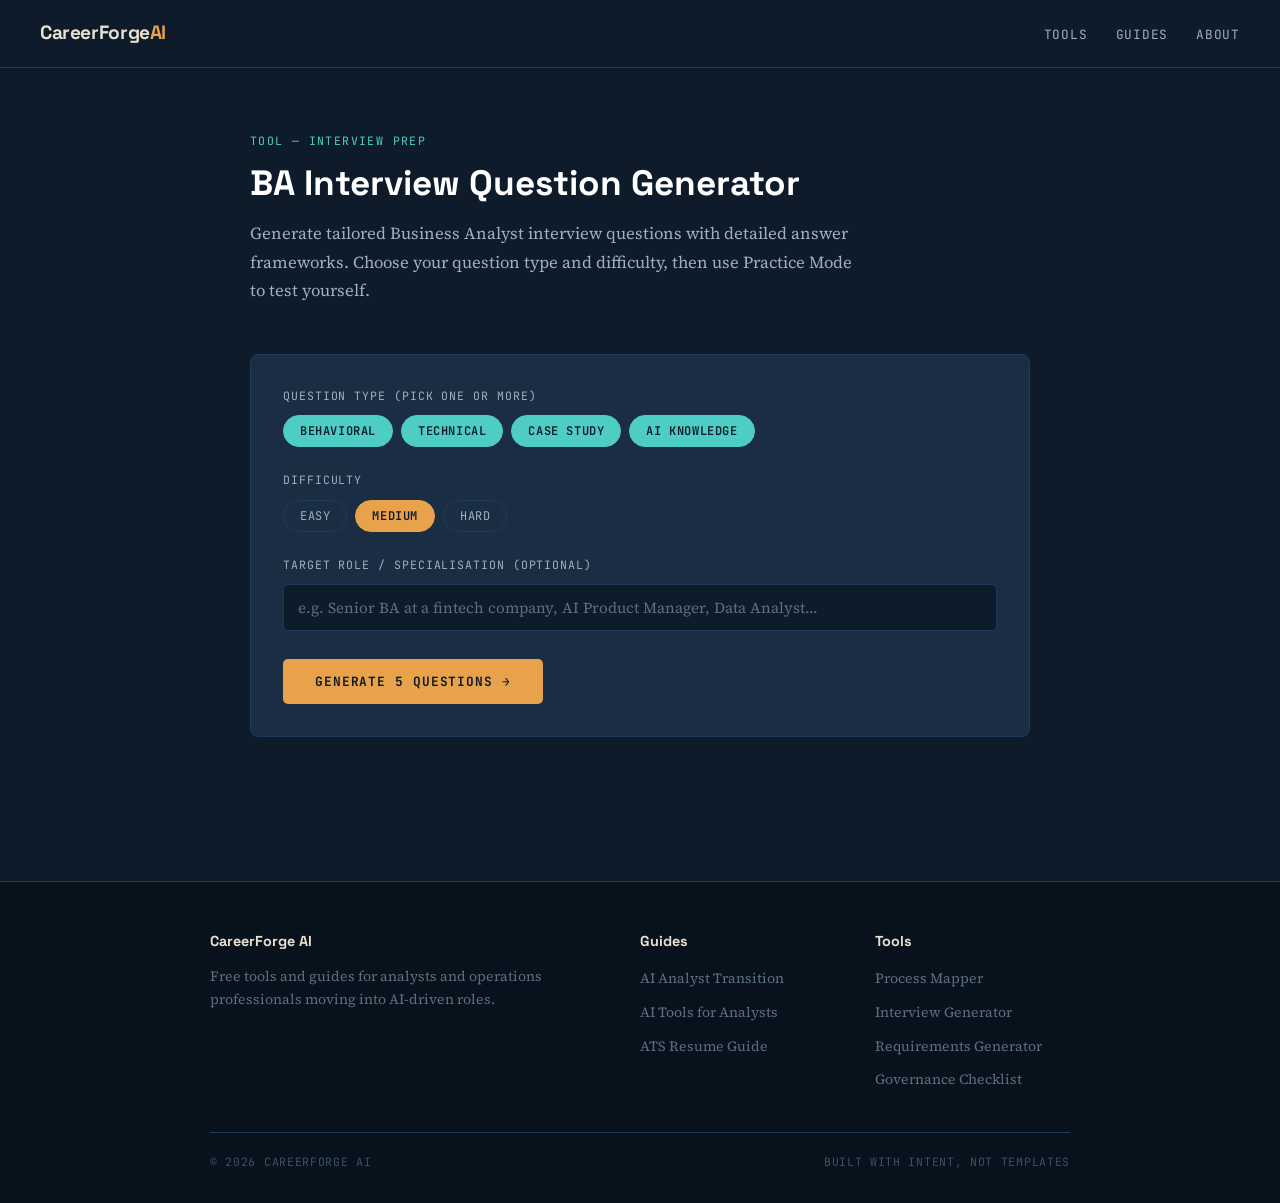
<file: interview-generator.html>
<!DOCTYPE html>
<html lang="en">
<head>
  <meta charset="UTF-8">
  <meta name="viewport" content="width=device-width, initial-scale=1.0">
  <title>BA Interview Question Generator | CareerForge AI</title>
  <meta name="description" content="Generate tailored Business Analyst interview questions with answer frameworks. Practice behavioral, technical, case study, and AI knowledge questions.">
  <link rel="preconnect" href="https://fonts.googleapis.com">
  <link href="https://fonts.googleapis.com/css2?family=Space+Grotesk:wght@500;700&family=Source+Serif+4:opsz,wght@8..60,400;8..60,600&family=JetBrains+Mono:wght@400;500&display=swap" rel="stylesheet">
  <style>
    *, *::before, *::after { box-sizing: border-box; margin: 0; padding: 0; }
    html, body { margin: 0; padding: 0; }
    body {
      background: #0D1B2A;
      color: #E8E0D0;
      font-family: 'Source Serif 4', Georgia, serif;
      line-height: 1.6;
      min-height: 100vh;
    }
    .nav {
      display: flex;
      align-items: center;
      justify-content: space-between;
      padding: 18px 40px;
      border-bottom: 1px solid #1E3A5A;
      background: #0D1B2A;
    }
    .logo {
      font-family: 'Space Grotesk', sans-serif;
      font-size: 1.2rem;
      font-weight: 700;
      color: #E8E0D0;
      text-decoration: none;
      letter-spacing: -0.02em;
    }
    .logo span { color: #E8A24B; }
    .nav-links { display: flex; gap: 28px; list-style: none; }
    .nav-links a { color: #A0B0C0; font-family: 'JetBrains Mono', monospace; font-size: 0.8rem; text-decoration: none; text-transform: uppercase; letter-spacing: 0.06em; }
    .nav-links a:hover { color: #E8E0D0; }
    .tool-hero {
      padding: 64px 40px 48px;
      max-width: 860px;
      margin: 0 auto;
    }
    .eyebrow {
      font-family: 'JetBrains Mono', monospace;
      font-size: 0.72rem;
      text-transform: uppercase;
      letter-spacing: 0.12em;
      color: #4ECDC4;
      display: block;
      margin-bottom: 12px;
    }
    .tool-hero h1 {
      font-family: 'Space Grotesk', sans-serif;
      font-size: 2.2rem;
      font-weight: 700;
      color: #FFFFFF;
      line-height: 1.2;
      margin-bottom: 16px;
    }
    .tool-hero p {
      font-size: 1.05rem;
      color: #A0B0C0;
      max-width: 620px;
      line-height: 1.7;
    }
    .tool-body {
      padding: 0 40px 80px;
      max-width: 860px;
      margin: 0 auto;
    }
    .input-card {
      background: #1A2D42;
      border: 1px solid #1E3A5A;
      border-radius: 8px;
      padding: 32px;
      margin-bottom: 24px;
    }
    .field-label {
      font-family: 'JetBrains Mono', monospace;
      font-size: 0.72rem;
      text-transform: uppercase;
      letter-spacing: 0.08em;
      color: #A0B0C0;
      display: block;
      margin-bottom: 10px;
      margin-top: 24px;
    }
    .field-label:first-of-type { margin-top: 0; }
    .pill-row { display: flex; flex-wrap: wrap; gap: 8px; }
    .pill {
      font-family: 'JetBrains Mono', monospace;
      font-size: 0.75rem;
      text-transform: uppercase;
      letter-spacing: 0.05em;
      padding: 7px 16px;
      border-radius: 30px;
      border: 1.5px solid #1E3A5A;
      background: transparent;
      color: #A0B0C0;
      cursor: pointer;
      transition: all 0.15s;
    }
    .pill:hover { border-color: #4ECDC4; color: #4ECDC4; }
    .pill.active { background: #4ECDC4; border-color: #4ECDC4; color: #0D1B2A; font-weight: 600; }
    .pill.diff-easy.active  { background: #4ECDC4; border-color: #4ECDC4; color: #0D1B2A; }
    .pill.diff-medium.active{ background: #E8A24B; border-color: #E8A24B; color: #0D1B2A; }
    .pill.diff-hard.active  { background: #C2553B; border-color: #C2553B; color: #fff; }
    .role-input {
      width: 100%;
      font-family: 'Source Serif 4', serif;
      font-size: 0.95rem;
      padding: 12px 14px;
      border: 1.5px solid #1E3A5A;
      border-radius: 5px;
      background: #0D1B2A;
      color: #E8E0D0;
    }
    .role-input::placeholder { color: #5A7080; }
    .role-input:focus { outline: 2px solid #4ECDC4; border-color: #4ECDC4; }
    .generate-btn {
      margin-top: 28px;
      font-family: 'JetBrains Mono', monospace;
      font-size: 0.8rem;
      text-transform: uppercase;
      letter-spacing: 0.07em;
      background: #E8A24B;
      color: #0D1B2A;
      border: none;
      padding: 14px 32px;
      border-radius: 5px;
      cursor: pointer;
      font-weight: 700;
      transition: background 0.15s;
    }
    .generate-btn:hover { background: #D4923B; }
    .generate-btn:disabled { background: #3A5068; color: #5A7080; cursor: not-allowed; }
    .loading-state {
      display: none;
      text-align: center;
      padding: 52px 24px;
      background: #1A2D42;
      border: 1px solid #1E3A5A;
      border-radius: 8px;
      margin-bottom: 20px;
    }
    .loading-state.show { display: block; }
    .spinner {
      width: 38px; height: 38px;
      border: 3px solid #1E3A5A;
      border-top-color: #4ECDC4;
      border-radius: 50%;
      animation: spin 0.8s linear infinite;
      margin: 0 auto 16px;
    }
    @keyframes spin { to { transform: rotate(360deg); } }
    .loading-label {
      font-family: 'JetBrains Mono', monospace;
      font-size: 0.78rem;
      text-transform: uppercase;
      letter-spacing: 0.08em;
      color: #5A7080;
    }
    .error-box {
      display: none;
      background: #2A1A1A;
      border: 1px solid #C2553B;
      border-radius: 5px;
      padding: 14px 18px;
      font-size: 0.9rem;
      color: #E87060;
      margin-bottom: 20px;
    }
    .error-box.show { display: block; }
    .result-area { display: none; }
    .result-area.show { display: block; }
    .result-toolbar {
      display: flex;
      align-items: center;
      justify-content: space-between;
      margin-bottom: 20px;
      flex-wrap: wrap;
      gap: 12px;
    }
    .result-meta {
      font-family: 'JetBrains Mono', monospace;
      font-size: 0.72rem;
      text-transform: uppercase;
      letter-spacing: 0.08em;
      color: #5A7080;
    }
    .toolbar-btns { display: flex; gap: 10px; }
    .tool-btn {
      font-family: 'JetBrains Mono', monospace;
      font-size: 0.72rem;
      text-transform: uppercase;
      letter-spacing: 0.06em;
      padding: 8px 16px;
      border-radius: 4px;
      cursor: pointer;
      border: 1.5px solid #1E3A5A;
      background: transparent;
      color: #A0B0C0;
      transition: all 0.15s;
    }
    .tool-btn:hover { border-color: #4ECDC4; color: #4ECDC4; }
    .tool-btn.practice-on { background: #4ECDC4; border-color: #4ECDC4; color: #0D1B2A; font-weight: 700; }
    .tool-btn.copied { background: #4ECDC4; border-color: #4ECDC4; color: #0D1B2A; }
    .question-card {
      background: #1A2D42;
      border: 1px solid #1E3A5A;
      border-radius: 8px;
      padding: 28px;
      margin-bottom: 16px;
    }
    .q-header {
      display: flex;
      align-items: flex-start;
      gap: 14px;
      margin-bottom: 16px;
    }
    .q-num {
      font-family: 'JetBrains Mono', monospace;
      font-size: 0.7rem;
      color: #E8A24B;
      text-transform: uppercase;
      letter-spacing: 0.1em;
      background: #2A1A0A;
      border: 1px solid #3A2A0A;
      border-radius: 3px;
      padding: 3px 8px;
      white-space: nowrap;
      margin-top: 2px;
    }
    .q-type-badge {
      font-family: 'JetBrains Mono', monospace;
      font-size: 0.65rem;
      text-transform: uppercase;
      letter-spacing: 0.08em;
      padding: 3px 8px;
      border-radius: 3px;
      margin-top: 2px;
    }
    .badge-behavioral { background: #1A2A4A; color: #4ECDC4; border: 1px solid #2A4A6A; }
    .badge-technical  { background: #2A1A3A; color: #B088E8; border: 1px solid #3A2A5A; }
    .badge-casestudy  { background: #1A2A1A; color: #6ECDB0; border: 1px solid #2A4A2A; }
    .badge-aiknowledge{ background: #2A2A1A; color: #E8C44B; border: 1px solid #4A4A1A; }
    .q-text {
      font-family: 'Space Grotesk', sans-serif;
      font-size: 1.05rem;
      font-weight: 500;
      color: #FFFFFF;
      line-height: 1.5;
      flex: 1;
    }
    .framework-section { margin-top: 18px; }
    .framework-toggle {
      font-family: 'JetBrains Mono', monospace;
      font-size: 0.72rem;
      text-transform: uppercase;
      letter-spacing: 0.07em;
      color: #4ECDC4;
      background: none;
      border: none;
      cursor: pointer;
      padding: 0;
      margin-bottom: 12px;
      display: flex;
      align-items: center;
      gap: 6px;
    }
    .framework-toggle:hover { color: #6EDDE4; }
    .framework-toggle .arrow { transition: transform 0.15s; display: inline-block; }
    .framework-toggle.open .arrow { transform: rotate(90deg); }
    .framework-body {
      background: #0D1B2A;
      border: 1px solid #1E3A5A;
      border-radius: 5px;
      padding: 18px 20px;
      font-size: 0.92rem;
      color: #C0D0E0;
      line-height: 1.75;
      white-space: pre-wrap;
      display: none;
    }
    .framework-body.show { display: block; }
    .practice-mode .framework-body {
      filter: blur(6px);
      user-select: none;
      pointer-events: none;
    }
    .practice-mode .framework-toggle { opacity: 0.4; pointer-events: none; }
    .practice-mode .practice-hint { display: block !important; }
    .practice-hint {
      display: none;
      font-family: 'JetBrains Mono', monospace;
      font-size: 0.7rem;
      color: #5A7080;
      text-transform: uppercase;
      letter-spacing: 0.07em;
      margin-top: 14px;
    }
    footer {
      background: #08121C;
      border-top: 1px solid #1E3A5A;
      padding: 48px 40px 32px;
      margin-top: 40px;
    }
    .footer-grid {
      max-width: 860px;
      margin: 0 auto 32px;
      display: grid;
      grid-template-columns: 2fr 1fr 1fr;
      gap: 40px;
    }
    footer h4 {
      font-family: 'Space Grotesk', sans-serif;
      font-size: 0.9rem;
      font-weight: 700;
      color: #E8E0D0;
      margin-bottom: 12px;
    }
    footer p { font-size: 0.88rem; color: #5A7080; line-height: 1.6; }
    footer ul { list-style: none; }
    footer ul li { margin-bottom: 8px; }
    footer ul a { color: #5A7080; text-decoration: none; font-size: 0.88rem; }
    footer ul a:hover { color: #A0B0C0; }
    .footer-bottom {
      max-width: 860px;
      margin: 0 auto;
      border-top: 1px solid #1E3A5A;
      padding-top: 20px;
      display: flex;
      justify-content: space-between;
      font-family: 'JetBrains Mono', monospace;
      font-size: 0.72rem;
      color: #3A5068;
      text-transform: uppercase;
      letter-spacing: 0.06em;
    }
    @media (max-width: 640px) {
      .nav { padding: 16px 20px; }
      .nav-links { display: none; }
      .tool-hero, .tool-body { padding-left: 20px; padding-right: 20px; }
      .tool-hero h1 { font-size: 1.7rem; }
      .footer-grid { grid-template-columns: 1fr; }
      .result-toolbar { flex-direction: column; align-items: flex-start; }
    }
  </style>
</head>
<body>

  <nav class="nav">
    <a href="index.html" class="logo">CareerForge<span>AI</span></a>
    <ul class="nav-links">
      <li><a href="index.html#tools">Tools</a></li>
      <li><a href="index.html#blog">Guides</a></li>
      <li><a href="index.html#about">About</a></li>
    </ul>
  </nav>

  <section class="tool-hero">
    <span class="eyebrow">Tool — Interview Prep</span>
    <h1>BA Interview Question Generator</h1>
    <p>Generate tailored Business Analyst interview questions with detailed answer frameworks. Choose your question type and difficulty, then use Practice Mode to test yourself.</p>
  </section>

  <section class="tool-body">

    <div class="input-card">
      <span class="field-label">Question Type (pick one or more)</span>
      <div class="pill-row" id="type-pills">
        <button class="pill active" data-value="Behavioral">Behavioral</button>
        <button class="pill active" data-value="Technical">Technical</button>
        <button class="pill active" data-value="Case Study">Case Study</button>
        <button class="pill active" data-value="AI Knowledge">AI Knowledge</button>
      </div>

      <span class="field-label">Difficulty</span>
      <div class="pill-row" id="diff-pills">
        <button class="pill diff-easy" data-value="Easy">Easy</button>
        <button class="pill diff-medium active" data-value="Medium">Medium</button>
        <button class="pill diff-hard" data-value="Hard">Hard</button>
      </div>

      <span class="field-label">Target role / specialisation (optional)</span>
      <input type="text" class="role-input" id="role-input" placeholder="e.g. Senior BA at a fintech company, AI Product Manager, Data Analyst...">

      <br>
      <button class="generate-btn" id="generate-btn">Generate 5 Questions →</button>
    </div>

    <div class="error-box" id="error-box"></div>

    <div class="loading-state" id="loading-state">
      <div class="spinner"></div>
      <p class="loading-label" id="loading-label">Generating questions...</p>
    </div>

    <div class="result-area" id="result-area">
      <div class="result-toolbar">
        <span class="result-meta" id="result-meta"></span>
        <div class="toolbar-btns">
          <button class="tool-btn" id="practice-btn">Practice Mode</button>
          <button class="tool-btn" id="copy-btn">Copy All</button>
        </div>
      </div>
      <div id="questions-list"></div>
    </div>

  </section>

  <footer>
    <div class="footer-grid">
      <div>
        <h4>CareerForge AI</h4>
        <p>Free tools and guides for analysts and operations professionals moving into AI-driven roles.</p>
      </div>
      <div>
        <h4>Guides</h4>
        <ul>
          <li><a href="ai-business-analyst-transition.html">AI Analyst Transition</a></li>
          <li><a href="ai-tools-for-analysts.html">AI Tools for Analysts</a></li>
          <li><a href="ats-resume-guide.html">ATS Resume Guide</a></li>
        </ul>
      </div>
      <div>
        <h4>Tools</h4>
        <ul>
          <li><a href="process-mapper.html">Process Mapper</a></li>
          <li><a href="interview-generator.html">Interview Generator</a></li>
          <li><a href="requirements-generator.html">Requirements Generator</a></li>
          <li><a href="governance-checklist.html">Governance Checklist</a></li>
        </ul>
      </div>
    </div>
    <div class="footer-bottom">
      <span>© 2026 CareerForge AI</span>
      <span>Built with intent, not templates</span>
    </div>
  </footer>

  <script>
    // API handled server-side via Netlify function

    function setupPills(containerId, multiSelect) {
      const container = document.getElementById(containerId);
      container.querySelectorAll('.pill').forEach(pill => {
        pill.addEventListener('click', () => {
          if (multiSelect) {
            pill.classList.toggle('active');
          } else {
            container.querySelectorAll('.pill').forEach(p => p.classList.remove('active'));
            pill.classList.add('active');
          }
        });
      });
    }
    setupPills('type-pills', true);
    setupPills('diff-pills', false);

    function getSelected(containerId) {
      return [...document.getElementById(containerId).querySelectorAll('.pill.active')]
        .map(p => p.dataset.value);
    }

    const loadingMessages = [
      'Generating questions...',
      'Crafting answer frameworks...',
      'Tailoring for BA roles...',
      'Almost ready...'
    ];
    let loadingInterval;
    function startLoading() {
      let i = 0;
      document.getElementById('loading-label').textContent = loadingMessages[0];
      loadingInterval = setInterval(() => {
        i = (i + 1) % loadingMessages.length;
        document.getElementById('loading-label').textContent = loadingMessages[i];
      }, 2000);
    }
    function stopLoading() { clearInterval(loadingInterval); }

    function badgeClass(type) {
      const map = {
        'behavioral': 'badge-behavioral',
        'technical': 'badge-technical',
        'case study': 'badge-casestudy',
        'ai knowledge': 'badge-aiknowledge'
      };
      return map[(type || '').toLowerCase()] || 'badge-behavioral';
    }

    let questionsData = [];
    let practiceOn = false;

    function renderQuestions() {
      const list = document.getElementById('questions-list');
      list.innerHTML = '';
      questionsData.forEach((q, idx) => {
        const card = document.createElement('div');
        card.className = 'question-card';
        const frameworkId = 'fw-' + idx;
        const toggleId = 'toggle-' + idx;
        card.innerHTML = `
          <div class="q-header">
            <span class="q-num">Q${idx + 1}</span>
            <span class="q-type-badge ${badgeClass(q.type)}">${q.type || 'Behavioral'}</span>
            <span class="q-text">${escapeHtml(q.question)}</span>
          </div>
          <div class="framework-section">
            <button class="framework-toggle" id="${toggleId}" onclick="toggleFramework('${frameworkId}', '${toggleId}')">
              <span class="arrow">▶</span> Answer Framework
            </button>
            <div class="framework-body" id="${frameworkId}">${escapeHtml(q.framework)}</div>
            <p class="practice-hint">Turn off Practice Mode to see the answer framework.</p>
          </div>
        `;
        list.appendChild(card);
      });
      if (practiceOn) {
        document.getElementById('questions-list').classList.add('practice-mode');
      } else {
        document.getElementById('questions-list').classList.remove('practice-mode');
      }
    }

    function toggleFramework(fwId, toggleId) {
      const fw = document.getElementById(fwId);
      const btn = document.getElementById(toggleId);
      fw.classList.toggle('show');
      btn.classList.toggle('open');
    }

    function escapeHtml(str) {
      return (str || '').replace(/&/g,'&amp;').replace(/</g,'&lt;').replace(/>/g,'&gt;');
    }

    function parseQuestions(text) {
      const questions = [];
      const parts = text.split(/(?=Q\d+[\.\:]|^\d+[\.\)]|\bQuestion\s+\d+)/im).filter(s => s.trim().length > 20);
      parts.forEach((part, idx) => {
        const lines = part.split('\n').map(l => l.trim()).filter(l => l.length > 0);
        let question = '';
        let framework = '';
        let type = '';
        let frameworkStarted = false;
        lines.forEach(line => {
          const cleanLine = line.replace(/^\*+|\*+$/g, '').replace(/^Q?\d+[\.\:\)]\s*/i, '').trim();
          if (!cleanLine) return;
          const typeMatch = cleanLine.match(/\[(Behavioral|Technical|Case Study|AI Knowledge)\]/i);
          if (typeMatch) { type = typeMatch[1]; return; }
          if (/answer framework|framework:|how to answer|suggested answer|model answer/i.test(cleanLine)) {
            frameworkStarted = true;
            return;
          }
          if (!frameworkStarted && !question && cleanLine.length > 15) {
            question = cleanLine;
          } else if (frameworkStarted) {
            framework += cleanLine + '\n';
          } else if (question) {
            framework += cleanLine + '\n';
          }
        });
        if (question) {
          questions.push({ question: question.trim(), framework: framework.trim(), type: type || '' });
        }
      });
      return questions.slice(0, 5);
    }

    document.getElementById('generate-btn').addEventListener('click', async () => {
      const types = getSelected('type-pills');
      const difficulty = getSelected('diff-pills')[0] || 'Medium';
      const role = document.getElementById('role-input').value.trim();

      if (types.length === 0) {
        showError('Please select at least one question type.');
        return;
      }

      hideError();
      document.getElementById('result-area').classList.remove('show');
      document.getElementById('loading-state').classList.add('show');
      document.getElementById('generate-btn').disabled = true;
      startLoading();

      try {
        const response = await fetch("/.netlify/functions/interview", {
          method: "POST",
          headers: { "Content-Type": "application/json" },
          body: JSON.stringify({
            questionType: types.join(", "),
            difficulty: difficulty,
            role: role
          })
        });

        const data = await response.json();

        if (data.error) {
          throw new Error(data.error);
        }

        const text = data.result;
        questionsData = parseQuestions(text);

        if (questionsData.length === 0) {
          throw new Error('Could not parse questions. Please try again.');
        }

        let typeIdx = 0;
        questionsData.forEach(q => {
          if (!q.type) { q.type = types[typeIdx % types.length]; typeIdx++; }
        });

        stopLoading();
        document.getElementById('loading-state').classList.remove('show');
        document.getElementById('generate-btn').disabled = false;
        document.getElementById('result-meta').textContent =
          `${questionsData.length} questions · ${difficulty} · ${types.join(', ')}`;
        renderQuestions();
        document.getElementById('result-area').classList.add('show');

      } catch (err) {
        stopLoading();
        document.getElementById('loading-state').classList.remove('show');
        document.getElementById('generate-btn').disabled = false;
        showError('Error: ' + err.message);
      }
    });

    document.getElementById('practice-btn').addEventListener('click', () => {
      practiceOn = !practiceOn;
      const btn = document.getElementById('practice-btn');
      const list = document.getElementById('questions-list');
      if (practiceOn) {
        btn.textContent = 'Exit Practice';
        btn.classList.add('practice-on');
        list.classList.add('practice-mode');
        document.querySelectorAll('.framework-body').forEach(fw => fw.classList.remove('show'));
        document.querySelectorAll('.framework-toggle').forEach(t => t.classList.remove('open'));
      } else {
        btn.textContent = 'Practice Mode';
        btn.classList.remove('practice-on');
        list.classList.remove('practice-mode');
      }
    });

    document.getElementById('copy-btn').addEventListener('click', () => {
      if (questionsData.length === 0) return;
      let text = 'BA INTERVIEW QUESTIONS — CareerForge AI\n';
      text += '='.repeat(40) + '\n\n';
      questionsData.forEach((q, i) => {
        text += `Q${i+1}. [${q.type}]\n${q.question}\n\nAnswer Framework:\n${q.framework}\n\n${'─'.repeat(40)}\n\n`;
      });
      navigator.clipboard.writeText(text).then(() => {
        const btn = document.getElementById('copy-btn');
        btn.textContent = 'Copied!';
        btn.classList.add('copied');
        setTimeout(() => { btn.textContent = 'Copy All'; btn.classList.remove('copied'); }, 1800);
      });
    });

    function showError(msg) {
      const box = document.getElementById('error-box');
      box.textContent = msg;
      box.classList.add('show');
    }
    function hideError() {
      document.getElementById('error-box').classList.remove('show');
    }
  </script>

</body>
</html>
</file>
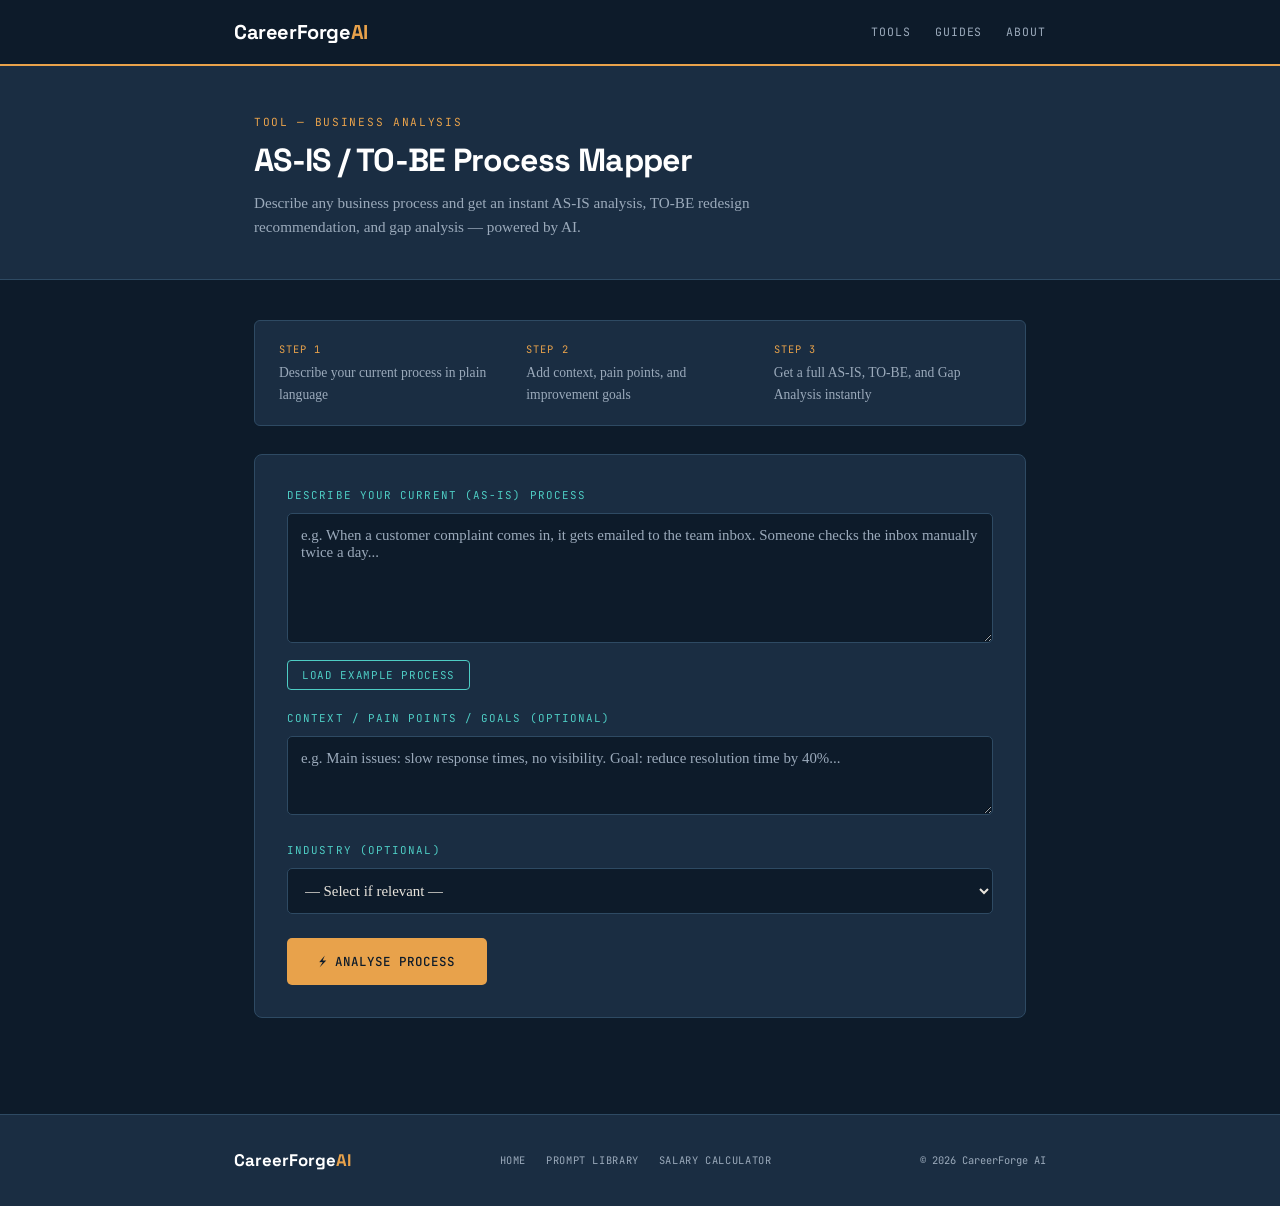
<file: process-mapper.html>
<!DOCTYPE html>
<html lang="en">
<head>
<meta charset="UTF-8">
<meta name="viewport" content="width=device-width, initial-scale=1.0">
<title>AS-IS / TO-BE Process Mapper | CareerForge AI</title>
<meta name="description" content="Free AI-powered process mapper for business analysts. Get AS-IS analysis, TO-BE recommendations and gap analysis instantly.">
<link rel="preconnect" href="https://fonts.googleapis.com">
<link rel="preconnect" href="https://fonts.gstatic.com" crossorigin>
<link href="https://fonts.googleapis.com/css2?family=Space+Grotesk:wght@500;700&family=JetBrains+Mono:wght@400;500&display=swap" rel="stylesheet">
<style>
*,*::before,*::after{margin:0;padding:0;box-sizing:border-box}
html,body{margin:0;padding:0;width:100%;min-height:100vh}
body{background:#0D1B2A;color:#E8E4DC;font-family:Georgia,'Times New Roman',serif;font-size:16px;line-height:1.6}
a{color:#4ECDC4;text-decoration:none}
a:hover{text-decoration:underline}
.sf{font-family:'Space Grotesk',sans-serif}
.mf{font-family:'JetBrains Mono',monospace}
header{background:#0D1B2A;border-bottom:2px solid #E8A24B;position:sticky;top:0;z-index:100}
.nav{max-width:860px;margin:0 auto;padding:16px 24px;display:flex;align-items:center;justify-content:space-between}
.logo{font-family:'Space Grotesk',sans-serif;font-weight:700;font-size:1.25rem;color:#fff;letter-spacing:-.02em;text-decoration:none}
.logo span{color:#E8A24B}
.nav-links{list-style:none;display:flex;gap:24px;font-family:'JetBrains Mono',monospace;font-size:.72rem;text-transform:uppercase;letter-spacing:.08em}
.nav-links a{color:#9BAABB;text-decoration:none}
.nav-links a:hover{color:#E8A24B}
.hero{background:#1A2D42;border-bottom:1px solid #2E4A63;padding:48px 0 40px}
.container{max-width:820px;margin:0 auto;padding:0 24px}
.eyebrow{font-family:'JetBrains Mono',monospace;font-size:.7rem;text-transform:uppercase;letter-spacing:.15em;color:#E8A24B;display:block;margin-bottom:10px}
.hero h1{font-family:'Space Grotesk',sans-serif;font-weight:700;font-size:2rem;color:#fff;letter-spacing:-.02em;line-height:1.15;margin-bottom:12px}
.hero p{color:#9BAABB;max-width:580px;font-size:.95rem}
.body{padding:40px 0 72px}
.how-it-works{background:#1A2D42;border:1px solid #2E4A63;border-radius:6px;padding:20px 24px;margin-bottom:28px;display:grid;grid-template-columns:1fr 1fr 1fr;gap:20px}
.step-num{font-family:'JetBrains Mono',monospace;font-size:.65rem;text-transform:uppercase;letter-spacing:.1em;color:#E8A24B;display:block;margin-bottom:4px}
.step p{font-size:.85rem;color:#9BAABB}
.input-panel{background:#1A2D42;border:1px solid #2E4A63;border-radius:8px;padding:32px;margin-bottom:24px}
.field-label{font-family:'JetBrains Mono',monospace;font-size:.68rem;text-transform:uppercase;letter-spacing:.1em;color:#4ECDC4;display:block;margin-bottom:8px;margin-top:20px}
.field-label:first-of-type{margin-top:0}
textarea,select{width:100%;font-family:Georgia,serif;font-size:.93rem;padding:13px;background:#0D1B2A;border:1.5px solid #2E4A63;border-radius:5px;color:#E8E4DC;resize:vertical}
textarea::placeholder{color:#9BAABB}
textarea:focus,select:focus{outline:none;border-color:#4ECDC4}
select{resize:none;cursor:pointer}
select option{background:#1A2D42}
.example-btn{font-family:'JetBrains Mono',monospace;font-size:.68rem;text-transform:uppercase;letter-spacing:.06em;background:transparent;color:#4ECDC4;border:1.5px solid #4ECDC4;padding:7px 14px;border-radius:4px;cursor:pointer;margin-top:10px;display:inline-block}
.example-btn:hover{background:rgba(78,205,196,.08)}
.btn-generate{font-family:'JetBrains Mono',monospace;font-size:.78rem;text-transform:uppercase;letter-spacing:.08em;font-weight:500;background:#E8A24B;color:#0D1B2A;border:none;padding:15px 32px;border-radius:5px;cursor:pointer;margin-top:24px;display:inline-flex;align-items:center;gap:10px;transition:background .15s}
.btn-generate:hover:not(:disabled){background:#F0B866}
.btn-generate:disabled{opacity:.45;cursor:not-allowed}
.loading{display:none;background:#1A2D42;border:1px solid #2E4A63;border-radius:8px;padding:40px;text-align:center;margin-bottom:24px}
.loading.show{display:block}
.spinner{width:32px;height:32px;border:3px solid #2E4A63;border-top-color:#4ECDC4;border-radius:50%;animation:spin .8s linear infinite;margin:0 auto 14px}
@keyframes spin{to{transform:rotate(360deg)}}
.loading-msg{font-family:'JetBrains Mono',monospace;font-size:.72rem;text-transform:uppercase;letter-spacing:.1em;color:#9BAABB}
.error-box{display:none;background:rgba(224,82,82,.1);border:1px solid #E05252;border-radius:5px;padding:14px 18px;color:#E05252;font-size:.88rem;margin-bottom:20px}
.error-box.show{display:block}
.results{display:none}
.results.show{display:block}
.copy-btn{font-family:'JetBrains Mono',monospace;font-size:.68rem;text-transform:uppercase;letter-spacing:.06em;background:#1A2D42;color:#9BAABB;border:1px solid #2E4A63;padding:8px 16px;border-radius:4px;cursor:pointer;margin-bottom:20px;transition:all .15s}
.copy-btn:hover{border-color:#4ECDC4;color:#4ECDC4}
.copy-btn.copied{border-color:#4CAF7D;color:#4CAF7D}
.result-card{background:#1A2D42;border:1px solid #2E4A63;border-radius:8px;margin-bottom:16px;overflow:hidden}
.card-header{display:flex;align-items:center;gap:12px;padding:15px 20px;border-bottom:1px solid #2E4A63}
.badge{font-family:'JetBrains Mono',monospace;font-size:.6rem;text-transform:uppercase;letter-spacing:.1em;padding:3px 8px;border-radius:3px}
.badge-asis{background:rgba(224,82,82,.12);color:#E05252;border:1px solid rgba(224,82,82,.28)}
.badge-tobe{background:rgba(78,205,196,.1);color:#4ECDC4;border:1px solid rgba(78,205,196,.25)}
.badge-gap{background:rgba(232,162,75,.1);color:#E8A24B;border:1px solid rgba(232,162,75,.25)}
.card-title{font-family:'Space Grotesk',sans-serif;font-size:.95rem;color:#fff;font-weight:500}
.card-body{padding:20px;font-size:.88rem;line-height:1.75;color:#E8E4DC;white-space:pre-wrap}
footer{background:#1A2D42;border-top:1px solid #2E4A63;padding:32px 0}
.footer-inner{max-width:860px;margin:0 auto;padding:0 24px;display:flex;justify-content:space-between;align-items:center;flex-wrap:wrap;gap:16px}
.footer-logo{font-family:'Space Grotesk',sans-serif;font-weight:700;font-size:1.05rem;color:#fff}
.footer-logo span{color:#E8A24B}
.footer-links{list-style:none;display:flex;gap:20px;font-family:'JetBrains Mono',monospace;font-size:.65rem;text-transform:uppercase;letter-spacing:.06em}
.footer-links a{color:#9BAABB;text-decoration:none}
.footer-links a:hover{color:#4ECDC4}
.footer-copy{font-family:'JetBrains Mono',monospace;font-size:.65rem;color:#9BAABB}
@media(max-width:640px){.hero h1{font-size:1.6rem}.how-it-works{grid-template-columns:1fr}.footer-inner{flex-direction:column;text-align:center}.nav-links{display:none}}
</style>
</head>
<body>

<header>
  <nav class="nav">
    <a href="index.html" class="logo">CareerForge<span>AI</span></a>
    <ul class="nav-links">
      <li><a href="index.html#tools">Tools</a></li>
      <li><a href="index.html#blog">Guides</a></li>
      <li><a href="index.html#about">About</a></li>
    </ul>
  </nav>
</header>

<section class="hero">
  <div class="container">
    <span class="eyebrow">Tool — Business Analysis</span>
    <h1>AS-IS / TO-BE Process Mapper</h1>
    <p>Describe any business process and get an instant AS-IS analysis, TO-BE redesign recommendation, and gap analysis — powered by AI.</p>
  </div>
</section>

<section class="body">
  <div class="container">

    <div class="how-it-works">
      <div class="step">
        <span class="step-num">Step 1</span>
        <p>Describe your current process in plain language</p>
      </div>
      <div class="step">
        <span class="step-num">Step 2</span>
        <p>Add context, pain points, and improvement goals</p>
      </div>
      <div class="step">
        <span class="step-num">Step 3</span>
        <p>Get a full AS-IS, TO-BE, and Gap Analysis instantly</p>
      </div>
    </div>

    <div class="input-panel">
      <label class="field-label" for="process-input">Describe your current (AS-IS) process</label>
      <textarea id="process-input" rows="6" placeholder="e.g. When a customer complaint comes in, it gets emailed to the team inbox. Someone checks the inbox manually twice a day..."></textarea>
      <button class="example-btn" id="example-btn">Load example process</button>

      <label class="field-label" for="context-input">Context / pain points / goals (optional)</label>
      <textarea id="context-input" rows="3" placeholder="e.g. Main issues: slow response times, no visibility. Goal: reduce resolution time by 40%..."></textarea>

      <label class="field-label" for="industry-select">Industry (optional)</label>
      <select id="industry-select">
        <option value="">— Select if relevant —</option>
        <option value="Banking / Financial Services">Banking / Financial Services</option>
        <option value="E-commerce / Retail">E-commerce / Retail</option>
        <option value="Healthcare">Healthcare</option>
        <option value="IT / Software">IT / Software</option>
        <option value="Manufacturing / Supply Chain">Manufacturing / Supply Chain</option>
        <option value="Telecom">Telecom</option>
        <option value="Other">Other</option>
      </select>

      <br>
      <button class="btn-generate" id="analyze-btn">⚡ Analyse Process</button>
    </div>

    <div class="error-box" id="error-box"></div>

    <div class="loading" id="loading">
      <div class="spinner"></div>
      <p class="loading-msg" id="loading-msg">Analysing your process...</p>
    </div>

    <div class="results" id="results">
      <button class="copy-btn" id="copy-btn">Copy full analysis</button>

      <div class="result-card">
        <div class="card-header">
          <span class="badge badge-asis">AS-IS</span>
          <span class="card-title">Current State Analysis</span>
        </div>
        <div class="card-body" id="asis-content"></div>
      </div>

      <div class="result-card">
        <div class="card-header">
          <span class="badge badge-tobe">TO-BE</span>
          <span class="card-title">Future State Recommendations</span>
        </div>
        <div class="card-body" id="tobe-content"></div>
      </div>

      <div class="result-card">
        <div class="card-header">
          <span class="badge badge-gap">GAP</span>
          <span class="card-title">Gap Analysis</span>
        </div>
        <div class="card-body" id="gap-content"></div>
      </div>
    </div>

  </div>
</section>

<footer>
  <div class="footer-inner">
    <span class="footer-logo">CareerForge<span>AI</span></span>
    <ul class="footer-links">
      <li><a href="index.html">Home</a></li>
      <li><a href="prompt-library.html">Prompt Library</a></li>
      <li><a href="salary-calculator.html">Salary Calculator</a></li>
    </ul>
    <span class="footer-copy">© 2026 CareerForge AI</span>
  </div>
</footer>

<script>
const EXAMPLE_PROCESS = "When a new vendor invoice arrives, it is emailed to the accounts team mailbox. A team member manually downloads each invoice as a PDF, checks the amount against a printed PO log, and enters the details into an Excel tracker. If the amounts match, they email the approver, who replies by email to approve or reject. Once approved, the team member logs into the finance system and enters the payment manually. The Excel tracker is updated and a summary is emailed to management at the end of each month.";
const EXAMPLE_CONTEXT = "Main pain points: high manual data entry errors, slow approval cycle (avg 5 days), no real-time visibility, duplicate data entry between Excel and the finance system. Goal: reduce processing time to under 24 hours and eliminate manual data entry.";

const MSGS = ["Analysing your process...","Mapping current state...","Generating TO-BE recommendations...","Building gap analysis..."];

document.getElementById("example-btn").addEventListener("click", function() {
  document.getElementById("process-input").value = EXAMPLE_PROCESS;
  document.getElementById("context-input").value = EXAMPLE_CONTEXT;
  document.getElementById("industry-select").value = "Banking / Financial Services";
});

document.getElementById("analyze-btn").addEventListener("click", async function() {
  var process = document.getElementById("process-input").value.trim();
  var context = document.getElementById("context-input").value.trim();
  var industry = document.getElementById("industry-select").value;

  if (!process) {
    showErr("Please describe your current process first.");
    return;
  }

  document.getElementById("error-box").classList.remove("show");
  document.getElementById("results").classList.remove("show");
  document.getElementById("loading").classList.add("show");
  document.getElementById("analyze-btn").disabled = true;

  var mi = 0;
  var ticker = setInterval(function() {
    mi = (mi + 1) % MSGS.length;
    document.getElementById("loading-msg").textContent = MSGS[mi];
  }, 2000);

  try {
    var res = await fetch("/.netlify/functions/analyze", {
      method: "POST",
      headers: { "Content-Type": "application/json" },
      body: JSON.stringify({ process: process, context: context, industry: industry })
    });

    var data = await res.json();
    clearInterval(ticker);

    var text = data.result || data.error || "";

    if (!text) {
      showErr("No response received. Please try again.");
      return;
    }

    // Bulletproof parser — tries multiple header formats
    var asis = extractSection(text, ["AS-IS ANALYSIS", "AS-IS", "CURRENT STATE"]);
    var tobe = extractSection(text, ["TO-BE RECOMMENDATIONS", "TO-BE", "FUTURE STATE", "RECOMMENDATIONS"]);
    var gap  = extractSection(text, ["GAP ANALYSIS", "GAP", "GAPS"]);

    // If parsing fails, split into thirds as fallback
    if (!asis && !tobe && !gap && text.length > 100) {
      var third = Math.floor(text.length / 3);
      asis = text.substring(0, third).trim();
      tobe = text.substring(third, third * 2).trim();
      gap  = text.substring(third * 2).trim();
    }

    document.getElementById("asis-content").textContent = asis || "See full response below.";
    document.getElementById("tobe-content").textContent = tobe || text;
    document.getElementById("gap-content").textContent  = gap  || "";

    document.getElementById("loading").classList.remove("show");
    document.getElementById("analyze-btn").disabled = false;
    document.getElementById("results").classList.add("show");
    document.getElementById("results").scrollIntoView({ behavior: "smooth", block: "start" });

  } catch(e) {
    clearInterval(ticker);
    showErr("Network error: " + e.message);
  }
});

function extractSection(text, headers) {
  for (var i = 0; i < headers.length; i++) {
    var h = headers[i];
    // Try with colon
    var re = new RegExp(h.replace(/[-\/]/g, "[-\\/]?") + "\\s*:?\\s*\\n([\\s\\S]*?)(?=\\n[A-Z][A-Z\\s\\-\\/]+:|$)", "i");
    var m  = text.match(re);
    if (m && m[1] && m[1].trim().length > 10) return m[1].trim();
  }
  return "";
}

function showErr(msg) {
  document.getElementById("loading").classList.remove("show");
  document.getElementById("analyze-btn").disabled = false;
  var el = document.getElementById("error-box");
  el.textContent = msg;
  el.classList.add("show");
}

document.getElementById("copy-btn").addEventListener("click", function() {
  var asis = document.getElementById("asis-content").textContent;
  var tobe = document.getElementById("tobe-content").textContent;
  var gap  = document.getElementById("gap-content").textContent;
  var full = "AS-IS ANALYSIS:\n" + asis + "\n\nTO-BE RECOMMENDATIONS:\n" + tobe + "\n\nGAP ANALYSIS:\n" + gap;
  navigator.clipboard.writeText(full).then(function() {
    var btn = document.getElementById("copy-btn");
    btn.textContent = "Copied!";
    btn.classList.add("copied");
    setTimeout(function() { btn.textContent = "Copy full analysis"; btn.classList.remove("copied"); }, 2000);
  });
});
</script>

</body>
</html>
</file>
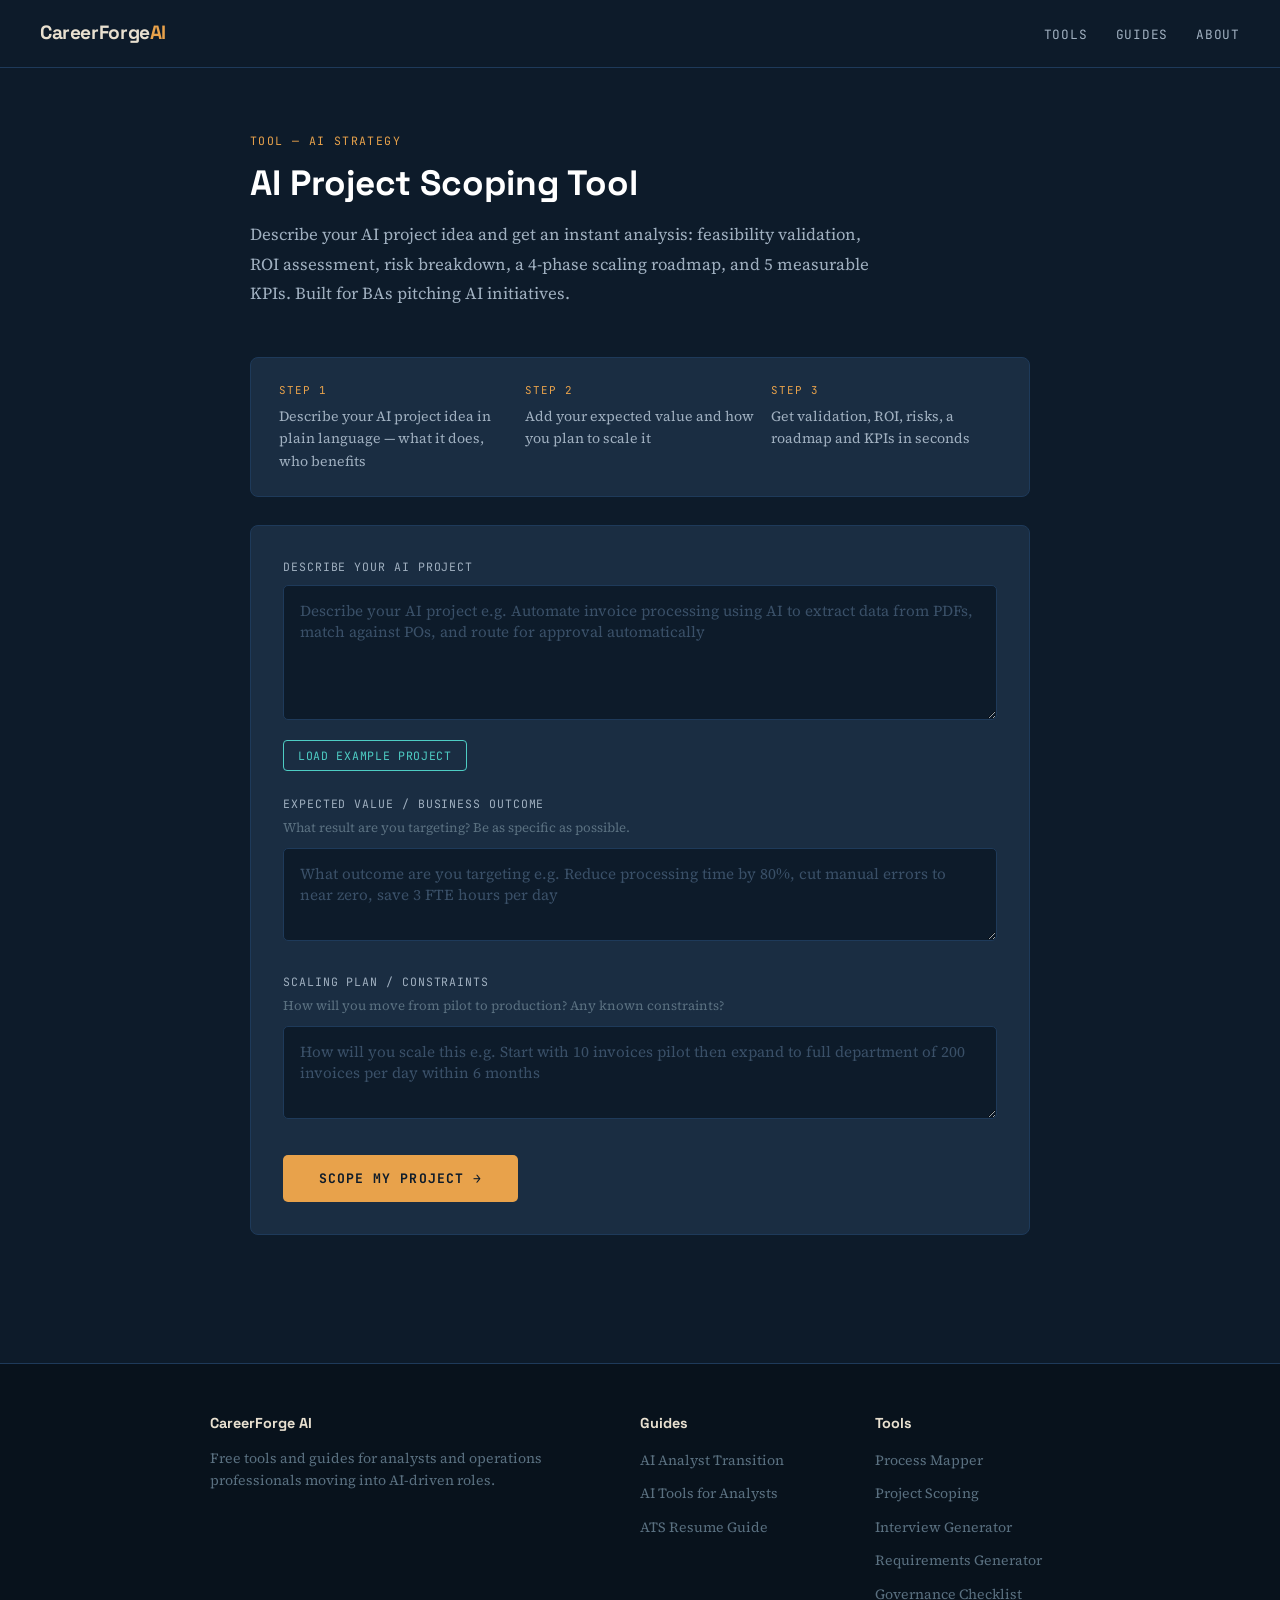
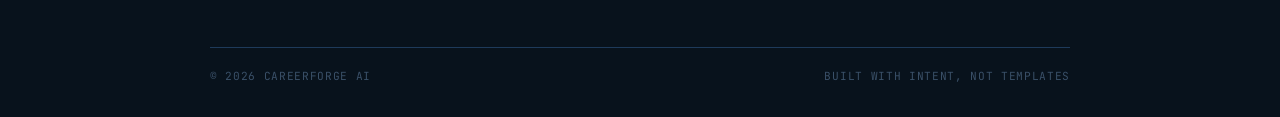
<file: project-scoping.html>
<!DOCTYPE html>
<html lang="en">
<head>
  <meta charset="UTF-8">
  <meta name="viewport" content="width=device-width, initial-scale=1.0">
  <title>AI Project Scoping Tool | CareerForge AI</title>
  <meta name="description" content="Free AI-powered project scoping tool for Business Analysts. Validate your AI project idea, assess ROI, identify risks, and build a scaling roadmap instantly.">
  <link rel="preconnect" href="https://fonts.googleapis.com">
  <link href="https://fonts.googleapis.com/css2?family=Space+Grotesk:wght@500;700&family=Source+Serif+4:opsz,wght@8..60,400;8..60,600&family=JetBrains+Mono:wght@400;500&display=swap" rel="stylesheet">
  <style>
    *, *::before, *::after { box-sizing: border-box; margin: 0; padding: 0; }
    html, body { margin: 0; padding: 0; }

    body {
      background: #0D1B2A;
      color: #E8E0D0;
      font-family: 'Source Serif 4', Georgia, serif;
      line-height: 1.6;
      min-height: 100vh;
    }

    /* NAV */
    .nav {
      display: flex;
      align-items: center;
      justify-content: space-between;
      padding: 18px 40px;
      border-bottom: 1px solid #1E3A5A;
      background: #0D1B2A;
    }
    .logo {
      font-family: 'Space Grotesk', sans-serif;
      font-size: 1.2rem;
      font-weight: 700;
      color: #E8E0D0;
      text-decoration: none;
      letter-spacing: -0.02em;
    }
    .logo span { color: #E8A24B; }
    .nav-links { display: flex; gap: 28px; list-style: none; }
    .nav-links a {
      color: #A0B0C0;
      font-family: 'JetBrains Mono', monospace;
      font-size: 0.8rem;
      text-decoration: none;
      text-transform: uppercase;
      letter-spacing: 0.06em;
      transition: color 0.15s;
    }
    .nav-links a:hover { color: #E8E0D0; }

    /* HERO */
    .tool-hero {
      padding: 64px 40px 48px;
      max-width: 860px;
      margin: 0 auto;
    }
    .eyebrow {
      font-family: 'JetBrains Mono', monospace;
      font-size: 0.72rem;
      text-transform: uppercase;
      letter-spacing: 0.12em;
      color: #E8A24B;
      display: block;
      margin-bottom: 12px;
    }
    .tool-hero h1 {
      font-family: 'Space Grotesk', sans-serif;
      font-size: 2.2rem;
      font-weight: 700;
      color: #FFFFFF;
      line-height: 1.2;
      margin-bottom: 16px;
    }
    .tool-hero p {
      font-size: 1.05rem;
      color: #A0B0C0;
      max-width: 640px;
      line-height: 1.75;
    }

    /* HOW IT WORKS */
    .how-it-works {
      max-width: 860px;
      margin: 0 auto 8px;
      padding: 0 40px;
    }
    .steps-row {
      display: grid;
      grid-template-columns: repeat(3, 1fr);
      gap: 16px;
      background: #1A2D42;
      border: 1px solid #1E3A5A;
      border-radius: 8px;
      padding: 24px 28px;
      margin-bottom: 28px;
    }
    .step { font-size: 0.88rem; color: #A0B0C0; }
    .step-num {
      font-family: 'JetBrains Mono', monospace;
      font-size: 0.68rem;
      color: #E8A24B;
      text-transform: uppercase;
      letter-spacing: 0.1em;
      display: block;
      margin-bottom: 6px;
    }

    /* TOOL BODY */
    .tool-body {
      padding: 0 40px 80px;
      max-width: 860px;
      margin: 0 auto;
    }

    /* INPUT CARD */
    .input-card {
      background: #1A2D42;
      border: 1px solid #1E3A5A;
      border-radius: 8px;
      padding: 32px;
      margin-bottom: 24px;
    }

    .field-label {
      font-family: 'JetBrains Mono', monospace;
      font-size: 0.72rem;
      text-transform: uppercase;
      letter-spacing: 0.08em;
      color: #A0B0C0;
      display: block;
      margin-bottom: 8px;
      margin-top: 24px;
    }
    .field-label:first-of-type { margin-top: 0; }

    .field-hint {
      font-size: 0.82rem;
      color: #5A7080;
      margin-bottom: 10px;
      margin-top: -4px;
      display: block;
    }

    textarea {
      width: 100%;
      font-family: 'Source Serif 4', serif;
      font-size: 0.95rem;
      padding: 14px 16px;
      border: 1.5px solid #1E3A5A;
      border-radius: 5px;
      background: #0D1B2A;
      color: #E8E0D0;
      resize: vertical;
      transition: border-color 0.15s, outline 0.15s;
    }
    textarea::placeholder { color: #3A5068; }
    textarea:focus {
      outline: 2px solid #E8A24B;
      outline-offset: 0;
      border-color: #E8A24B;
    }

    .example-btn {
      font-family: 'JetBrains Mono', monospace;
      font-size: 0.72rem;
      text-transform: uppercase;
      letter-spacing: 0.06em;
      background: transparent;
      color: #4ECDC4;
      border: 1.5px solid #4ECDC4;
      padding: 7px 14px;
      border-radius: 4px;
      cursor: pointer;
      margin-top: 12px;
      transition: background 0.15s;
    }
    .example-btn:hover { background: rgba(78,205,196,0.1); }

    .scope-btn {
      margin-top: 28px;
      font-family: 'JetBrains Mono', monospace;
      font-size: 0.82rem;
      text-transform: uppercase;
      letter-spacing: 0.08em;
      font-weight: 700;
      background: #E8A24B;
      color: #0D1B2A;
      border: none;
      padding: 15px 36px;
      border-radius: 5px;
      cursor: pointer;
      transition: background 0.15s, transform 0.1s;
    }
    .scope-btn:hover { background: #D4923B; }
    .scope-btn:active { transform: scale(0.98); }
    .scope-btn:disabled { background: #3A5068; color: #5A7080; cursor: not-allowed; transform: none; }

    /* ERROR */
    .error-box {
      display: none;
      background: #2A1414;
      border: 1px solid #C2553B;
      border-radius: 5px;
      padding: 14px 18px;
      font-size: 0.9rem;
      color: #E87060;
      margin-bottom: 20px;
    }
    .error-box.show { display: block; }

    /* LOADING */
    .loading-state {
      display: none;
      text-align: center;
      padding: 56px 24px;
      background: #1A2D42;
      border: 1px solid #1E3A5A;
      border-radius: 8px;
      margin-bottom: 24px;
    }
    .loading-state.show { display: block; }
    .spinner {
      width: 40px; height: 40px;
      border: 3px solid #1E3A5A;
      border-top-color: #E8A24B;
      border-radius: 50%;
      animation: spin 0.85s linear infinite;
      margin: 0 auto 18px;
    }
    @keyframes spin { to { transform: rotate(360deg); } }
    .loading-label {
      font-family: 'JetBrains Mono', monospace;
      font-size: 0.78rem;
      text-transform: uppercase;
      letter-spacing: 0.08em;
      color: #5A7080;
    }

    /* RESULTS */
    .result-area { display: none; }
    .result-area.show { display: block; }

    .result-toolbar {
      display: flex;
      align-items: center;
      justify-content: space-between;
      margin-bottom: 20px;
      flex-wrap: wrap;
      gap: 10px;
    }
    .result-label {
      font-family: 'JetBrains Mono', monospace;
      font-size: 0.72rem;
      text-transform: uppercase;
      letter-spacing: 0.08em;
      color: #5A7080;
    }
    .copy-all-btn {
      font-family: 'JetBrains Mono', monospace;
      font-size: 0.72rem;
      text-transform: uppercase;
      letter-spacing: 0.06em;
      padding: 8px 16px;
      border-radius: 4px;
      cursor: pointer;
      border: 1.5px solid #1E3A5A;
      background: transparent;
      color: #A0B0C0;
      transition: all 0.15s;
    }
    .copy-all-btn:hover { border-color: #4ECDC4; color: #4ECDC4; }
    .copy-all-btn.copied { background: #4ECDC4; border-color: #4ECDC4; color: #0D1B2A; font-weight: 700; }

    /* RESULT SECTIONS */
    .result-section {
      background: #1A2D42;
      border: 1px solid #1E3A5A;
      border-radius: 8px;
      padding: 28px;
      margin-bottom: 16px;
    }

    .section-header {
      display: flex;
      align-items: center;
      gap: 14px;
      margin-bottom: 18px;
      padding-bottom: 14px;
      border-bottom: 1px solid #1E3A5A;
    }

    .section-icon {
      width: 36px; height: 36px;
      border-radius: 6px;
      display: flex;
      align-items: center;
      justify-content: center;
      font-size: 1rem;
      flex-shrink: 0;
    }
    .icon-validation { background: #1A2A1A; }
    .icon-value      { background: #2A2A0A; }
    .icon-risks      { background: #2A1414; }
    .icon-roadmap    { background: #1A1A2A; }
    .icon-metrics    { background: #0A2A2A; }

    .section-badge {
      font-family: 'JetBrains Mono', monospace;
      font-size: 0.65rem;
      text-transform: uppercase;
      letter-spacing: 0.1em;
      padding: 3px 10px;
      border-radius: 20px;
    }
    .badge-validation { background: #1A3A1A; color: #6ECB6E; border: 1px solid #2A5A2A; }
    .badge-value      { background: #3A3A0A; color: #E8C44B; border: 1px solid #5A5A0A; }
    .badge-risks      { background: #3A1A1A; color: #E87060; border: 1px solid #5A2A2A; }
    .badge-roadmap    { background: #1A1A3A; color: #8080E8; border: 1px solid #2A2A5A; }
    .badge-metrics    { background: #0A2A2A; color: #4ECDC4; border: 1px solid #0A4A4A; }

    .section-title {
      font-family: 'Space Grotesk', sans-serif;
      font-size: 1.05rem;
      font-weight: 700;
      color: #FFFFFF;
    }

    .section-content {
      font-size: 0.93rem;
      color: #C0D0E0;
      line-height: 1.8;
      white-space: pre-wrap;
    }

    /* FOOTER */
    footer {
      background: #08121C;
      border-top: 1px solid #1E3A5A;
      padding: 48px 40px 32px;
      margin-top: 24px;
    }
    .footer-grid {
      max-width: 860px;
      margin: 0 auto 32px;
      display: grid;
      grid-template-columns: 2fr 1fr 1fr;
      gap: 40px;
    }
    footer h4 {
      font-family: 'Space Grotesk', sans-serif;
      font-size: 0.9rem;
      font-weight: 700;
      color: #E8E0D0;
      margin-bottom: 12px;
    }
    footer p { font-size: 0.88rem; color: #5A7080; line-height: 1.6; }
    footer ul { list-style: none; }
    footer ul li { margin-bottom: 8px; }
    footer ul a { color: #5A7080; text-decoration: none; font-size: 0.88rem; transition: color 0.15s; }
    footer ul a:hover { color: #A0B0C0; }
    .footer-bottom {
      max-width: 860px;
      margin: 0 auto;
      border-top: 1px solid #1E3A5A;
      padding-top: 20px;
      display: flex;
      justify-content: space-between;
      font-family: 'JetBrains Mono', monospace;
      font-size: 0.7rem;
      color: #3A5068;
      text-transform: uppercase;
      letter-spacing: 0.06em;
    }

    @media (max-width: 640px) {
      .nav { padding: 16px 20px; }
      .nav-links { display: none; }
      .tool-hero, .tool-body, .how-it-works { padding-left: 20px; padding-right: 20px; }
      .tool-hero { padding-top: 40px; padding-bottom: 32px; }
      .tool-hero h1 { font-size: 1.7rem; }
      .steps-row { grid-template-columns: 1fr; padding: 20px; }
      .footer-grid { grid-template-columns: 1fr; gap: 28px; }
      footer { padding: 40px 20px 28px; }
      .footer-bottom { flex-direction: column; gap: 8px; }
    }
  </style>
</head>
<body>

  <nav class="nav">
    <a href="index.html" class="logo">CareerForge<span>AI</span></a>
    <ul class="nav-links">
      <li><a href="index.html#tools">Tools</a></li>
      <li><a href="index.html#blog">Guides</a></li>
      <li><a href="index.html#about">About</a></li>
    </ul>
  </nav>

  <section class="tool-hero">
    <span class="eyebrow">Tool — AI Strategy</span>
    <h1>AI Project Scoping Tool</h1>
    <p>Describe your AI project idea and get an instant analysis: feasibility validation, ROI assessment, risk breakdown, a 4-phase scaling roadmap, and 5 measurable KPIs. Built for BAs pitching AI initiatives.</p>
  </section>

  <div class="how-it-works">
    <div class="steps-row">
      <div class="step">
        <span class="step-num">Step 1</span>
        Describe your AI project idea in plain language — what it does, who benefits
      </div>
      <div class="step">
        <span class="step-num">Step 2</span>
        Add your expected value and how you plan to scale it
      </div>
      <div class="step">
        <span class="step-num">Step 3</span>
        Get validation, ROI, risks, a roadmap and KPIs in seconds
      </div>
    </div>
  </div>

  <section class="tool-body">

    <div class="input-card">
      <label class="field-label" for="project-input">Describe your AI project</label>
      <textarea id="project-input" rows="5" placeholder="Describe your AI project e.g. Automate invoice processing using AI to extract data from PDFs, match against POs, and route for approval automatically"></textarea>

      <button class="example-btn" id="example-btn">Load example project</button>

      <label class="field-label" for="value-input">Expected value / business outcome</label>
      <span class="field-hint">What result are you targeting? Be as specific as possible.</span>
      <textarea id="value-input" rows="3" placeholder="What outcome are you targeting e.g. Reduce processing time by 80%, cut manual errors to near zero, save 3 FTE hours per day"></textarea>

      <label class="field-label" for="scaling-input">Scaling plan / constraints</label>
      <span class="field-hint">How will you move from pilot to production? Any known constraints?</span>
      <textarea id="scaling-input" rows="3" placeholder="How will you scale this e.g. Start with 10 invoices pilot then expand to full department of 200 invoices per day within 6 months"></textarea>

      <br>
      <button class="scope-btn" id="scope-btn">Scope My Project →</button>
    </div>

    <div class="error-box" id="error-box"></div>

    <div class="loading-state" id="loading-state">
      <div class="spinner"></div>
      <p class="loading-label" id="loading-label">Analysing your project...</p>
    </div>

    <div class="result-area" id="result-area">
      <div class="result-toolbar">
        <span class="result-label">Analysis complete — 5 sections</span>
        <button class="copy-all-btn" id="copy-all-btn">Copy Full Report</button>
      </div>

      <div class="result-section" id="section-validation">
        <div class="section-header">
          <div class="section-icon icon-validation">✅</div>
          <span class="section-badge badge-validation">Project Validation</span>
          <span class="section-title">Feasibility & AI Fit</span>
        </div>
        <div class="section-content" id="content-validation"></div>
      </div>

      <div class="result-section" id="section-value">
        <div class="section-header">
          <div class="section-icon icon-value">💰</div>
          <span class="section-badge badge-value">Value Assessment</span>
          <span class="section-title">ROI & Time Savings</span>
        </div>
        <div class="section-content" id="content-value"></div>
      </div>

      <div class="result-section" id="section-risks">
        <div class="section-header">
          <div class="section-icon icon-risks">⚠️</div>
          <span class="section-badge badge-risks">Risks & Cons</span>
          <span class="section-title">What Could Go Wrong</span>
        </div>
        <div class="section-content" id="content-risks"></div>
      </div>

      <div class="result-section" id="section-roadmap">
        <div class="section-header">
          <div class="section-icon icon-roadmap">🗺️</div>
          <span class="section-badge badge-roadmap">Scaling Roadmap</span>
          <span class="section-title">Pilot to Production</span>
        </div>
        <div class="section-content" id="content-roadmap"></div>
      </div>

      <div class="result-section" id="section-metrics">
        <div class="section-header">
          <div class="section-icon icon-metrics">📊</div>
          <span class="section-badge badge-metrics">Success Metrics</span>
          <span class="section-title">5 Measurable KPIs</span>
        </div>
        <div class="section-content" id="content-metrics"></div>
      </div>

    </div>
  </section>

  <footer>
    <div class="footer-grid">
      <div>
        <h4>CareerForge AI</h4>
        <p>Free tools and guides for analysts and operations professionals moving into AI-driven roles.</p>
      </div>
      <div>
        <h4>Guides</h4>
        <ul>
          <li><a href="ai-business-analyst-transition.html">AI Analyst Transition</a></li>
          <li><a href="ai-tools-for-analysts.html">AI Tools for Analysts</a></li>
          <li><a href="ats-resume-guide.html">ATS Resume Guide</a></li>
        </ul>
      </div>
      <div>
        <h4>Tools</h4>
        <ul>
          <li><a href="process-mapper.html">Process Mapper</a></li>
          <li><a href="project-scoping.html">Project Scoping</a></li>
          <li><a href="interview-generator.html">Interview Generator</a></li>
          <li><a href="requirements-generator.html">Requirements Generator</a></li>
          <li><a href="governance-checklist.html">Governance Checklist</a></li>
        </ul>
      </div>
    </div>
    <div class="footer-bottom">
      <span>© 2026 CareerForge AI</span>
      <span>Built with intent, not templates</span>
    </div>
  </footer>

  <script>
    const EXAMPLE_PROJECT = `Automate invoice processing using AI. Currently our AP team manually downloads invoices from email, checks amounts against printed PO logs, enters data into Excel, emails approvers, then re-enters data into our finance system. We want to use OCR and AI to extract invoice data automatically, match against digital PO records, and route for approval through an automated workflow.`;
    const EXAMPLE_VALUE   = `Reduce invoice processing time from 5 days to under 24 hours. Eliminate manual data entry errors (currently ~8% error rate). Save approximately 3 FTE hours per day across the AP team. Target: process 200 invoices/day with no additional headcount.`;
    const EXAMPLE_SCALING = `Phase 1: pilot with 10 invoices/day from one supplier. Phase 2: expand to top 20 suppliers (80 invoices/day). Phase 3: full department rollout. Main constraints: legacy ERP integration, change management with AP team, data privacy for supplier data.`;

    document.getElementById('example-btn').addEventListener('click', () => {
      document.getElementById('project-input').value  = EXAMPLE_PROJECT;
      document.getElementById('value-input').value    = EXAMPLE_VALUE;
      document.getElementById('scaling-input').value  = EXAMPLE_SCALING;
    });

    const loadingMessages = [
      'Analysing your project...',
      'Assessing feasibility...',
      'Calculating ROI estimates...',
      'Mapping scaling roadmap...',
      'Defining success metrics...'
    ];
    let loadingInterval;

    function startLoading() {
      let i = 0;
      document.getElementById('loading-label').textContent = loadingMessages[0];
      loadingInterval = setInterval(() => {
        i = (i + 1) % loadingMessages.length;
        document.getElementById('loading-label').textContent = loadingMessages[i];
      }, 2200);
    }
    function stopLoading() { clearInterval(loadingInterval); }

    function extractSection(text, headers) {
      for (var i = 0; i < headers.length; i++) {
        var escaped = headers[i].replace(/[.*+?^${}()|[\]\\]/g, '\\$&');
        var re = new RegExp(escaped + '[:\\s]*\\n([\\s\\S]*?)(?=\\n[A-Z][A-Z &]+:|$)', 'i');
        var m = text.match(re);
        if (m && m[1] && m[1].trim().length > 10) return m[1].trim();
      }
      return '';
    }

    document.getElementById('scope-btn').addEventListener('click', async () => {
      const projectDescription = document.getElementById('project-input').value.trim();
      const expectedValue      = document.getElementById('value-input').value.trim();
      const scalingSteps       = document.getElementById('scaling-input').value.trim();

      if (!projectDescription) {
        showError('Please describe your AI project first.');
        return;
      }

      hideError();
      document.getElementById('result-area').classList.remove('show');
      document.getElementById('loading-state').classList.add('show');
      document.getElementById('scope-btn').disabled = true;
      startLoading();

      try {
        const response = await fetch('/.netlify/functions/scoping', {
          method: 'POST',
          headers: { 'Content-Type': 'application/json' },
          body: JSON.stringify({ projectDescription, expectedValue, scalingSteps })
        });

        const data = await response.json();

        if (data.error) throw new Error(data.error);

        const text = data.result || '';

        const validation = extractSection(text, ['PROJECT VALIDATION', 'VALIDATION']);
        const value      = extractSection(text, ['VALUE ASSESSMENT', 'VALUE']);
        const risks      = extractSection(text, ['RISKS AND CONS', 'RISKS', 'RISKS & CONS']);
        const roadmap    = extractSection(text, ['SCALING ROADMAP', 'ROADMAP']);
        const metrics    = extractSection(text, ['SUCCESS METRICS', 'METRICS', 'KPIS']);

        document.getElementById('content-validation').textContent = validation || fallbackSection(text, 0);
        document.getElementById('content-value').textContent      = value      || fallbackSection(text, 1);
        document.getElementById('content-risks').textContent      = risks      || fallbackSection(text, 2);
        document.getElementById('content-roadmap').textContent    = roadmap    || fallbackSection(text, 3);
        document.getElementById('content-metrics').textContent    = metrics    || fallbackSection(text, 4);

        stopLoading();
        document.getElementById('loading-state').classList.remove('show');
        document.getElementById('scope-btn').disabled = false;
        document.getElementById('result-area').classList.add('show');
        document.getElementById('result-area').scrollIntoView({ behavior: 'smooth', block: 'start' });

      } catch (err) {
        stopLoading();
        document.getElementById('loading-state').classList.remove('show');
        document.getElementById('scope-btn').disabled = false;
        showError('Something went wrong: ' + err.message + '. Please try again.');
      }
    });

    function fallbackSection(text, idx) {
      var parts = text.split(/\n(?=[A-Z][A-Z &]+:)/);
      return parts[idx] ? parts[idx].replace(/^[A-Z &]+:\s*/,'').trim() : '';
    }

    document.getElementById('copy-all-btn').addEventListener('click', () => {
      var sections = [
        { label: 'PROJECT VALIDATION', id: 'content-validation' },
        { label: 'VALUE ASSESSMENT',   id: 'content-value' },
        { label: 'RISKS AND CONS',     id: 'content-risks' },
        { label: 'SCALING ROADMAP',    id: 'content-roadmap' },
        { label: 'SUCCESS METRICS',    id: 'content-metrics' }
      ];
      var full = 'AI PROJECT SCOPING REPORT — CareerForge AI\n' + '='.repeat(44) + '\n\n';
      sections.forEach(function(s) {
        var content = document.getElementById(s.id).textContent;
        full += s.label + ':\n' + content + '\n\n' + '─'.repeat(44) + '\n\n';
      });
      navigator.clipboard.writeText(full).then(function() {
        var btn = document.getElementById('copy-all-btn');
        btn.textContent = 'Copied!';
        btn.classList.add('copied');
        setTimeout(function() {
          btn.textContent = 'Copy Full Report';
          btn.classList.remove('copied');
        }, 1800);
      });
    });

    function showError(msg) {
      var box = document.getElementById('error-box');
      box.textContent = msg;
      box.classList.add('show');
    }
    function hideError() {
      document.getElementById('error-box').classList.remove('show');
    }
  </script>

</body>
</html>
</file>
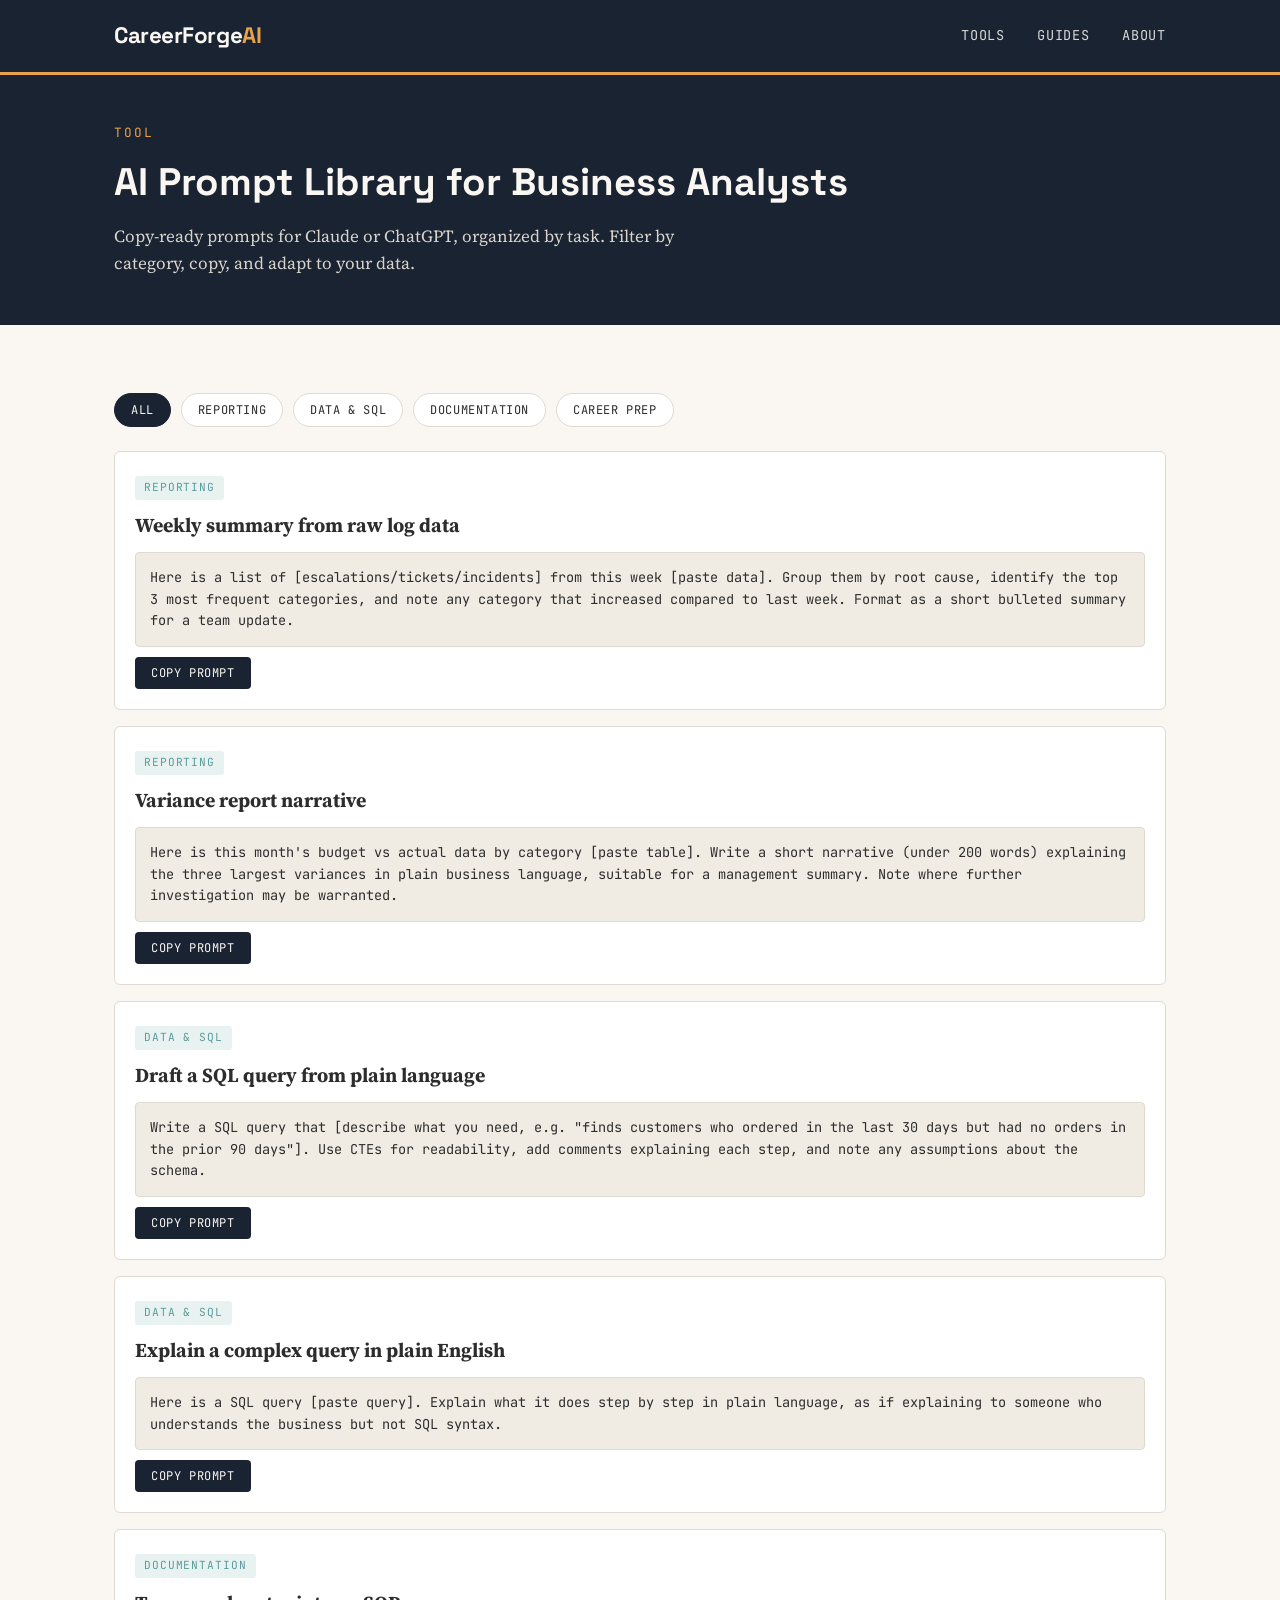
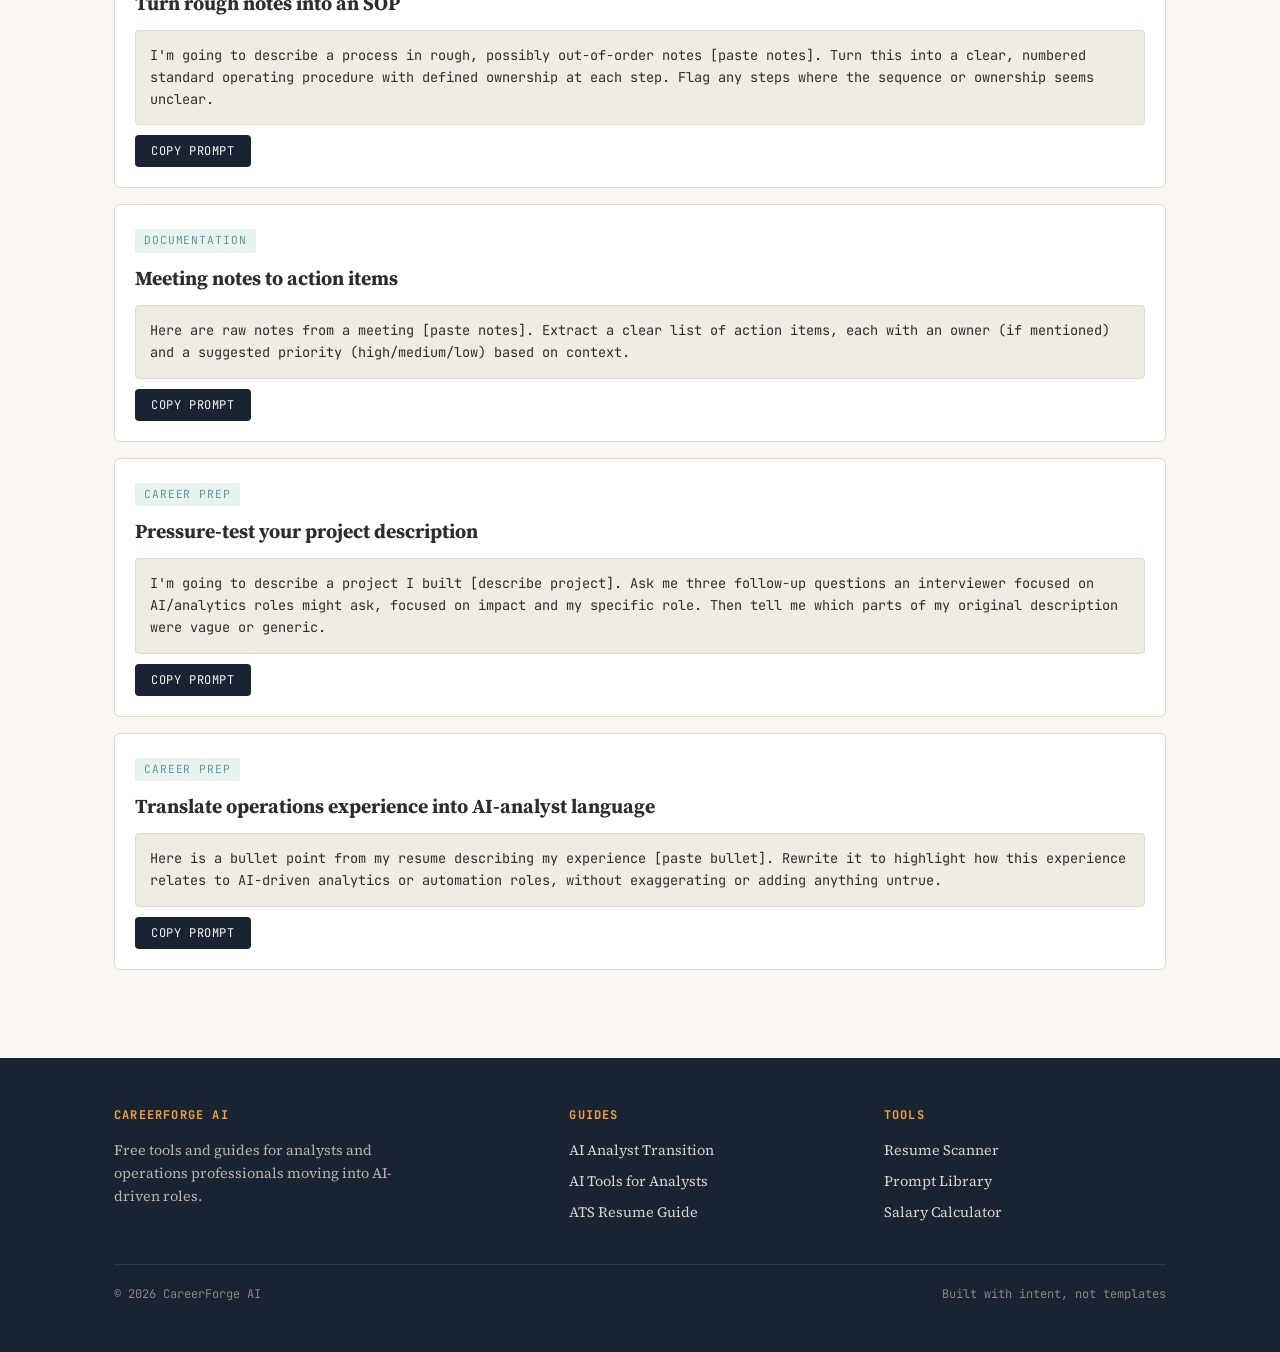
<file: prompt-library.html>
<!DOCTYPE html>
<html lang="en">
<head>
  <meta charset="UTF-8">
  <meta name="viewport" content="width=device-width, initial-scale=1.0">
  <title>AI Prompt Library for Business Analysts | CareerForge AI</title>
  <meta name="description" content="A searchable library of ready-to-use AI prompts for reporting, summarizing, documentation, and interview prep for business analysts.">
  <link rel="preconnect" href="https://fonts.googleapis.com">
  <link href="https://fonts.googleapis.com/css2?family=Space+Grotesk:wght@500;700&family=Source+Serif+4:opsz,wght@8..60,400;8..60,600&family=JetBrains+Mono:wght@400;500&display=swap" rel="stylesheet">
  <link rel="stylesheet" href="style.css">
  <style>
    .prompt-list { display: flex; flex-direction: column; gap: 16px; margin-top: 24px; }
    .prompt-card {
      background: #fff; border: 1px solid var(--line); border-radius: 6px; padding: 20px;
    }
    .prompt-card .cat {
      font-family: var(--font-mono); font-size: 0.7rem; text-transform: uppercase;
      letter-spacing: 0.08em; color: var(--teal); background: #E8F2F1;
      padding: 3px 9px; border-radius: 3px; display: inline-block; margin-bottom: 10px;
    }
    .prompt-card pre {
      font-family: var(--font-mono); font-size: 0.85rem; background: #F0ECE3;
      padding: 14px; border-radius: 4px; white-space: pre-wrap; margin: 10px 0;
      border: 1px solid var(--line);
    }
    .copy-btn {
      font-family: var(--font-mono); font-size: 0.75rem; text-transform: uppercase;
      letter-spacing: 0.05em; background: var(--navy); color: var(--cream);
      border: none; padding: 8px 16px; border-radius: 4px; cursor: pointer;
    }
    .copy-btn:hover { background: #2A3548; }
    .copy-btn.copied { background: var(--teal); }
    .filter-bar { display: flex; gap: 10px; flex-wrap: wrap; margin-top: 20px; }
    .filter-btn {
      font-family: var(--font-mono); font-size: 0.75rem; text-transform: uppercase;
      letter-spacing: 0.05em; background: #fff; border: 1.5px solid var(--line);
      padding: 8px 16px; border-radius: 20px; cursor: pointer; color: var(--charcoal);
    }
    .filter-btn.active { background: var(--navy); color: var(--cream); border-color: var(--navy); }
  </style>
</head>
<body>

  <header>
    <nav class="nav">
      <a href="index.html" class="logo">CareerForge<span>AI</span></a>
      <ul class="nav-links">
        <li><a href="index.html#tools">Tools</a></li>
        <li><a href="index.html#blog">Guides</a></li>
        <li><a href="index.html#about">About</a></li>
      </ul>
    </nav>
  </header>

  <section class="tool-hero">
    <div class="container">
      <span class="eyebrow">Tool</span>
      <h1>AI Prompt Library for Business Analysts</h1>
      <p>Copy-ready prompts for Claude or ChatGPT, organized by task. Filter by category, copy, and adapt to your data.</p>
    </div>
  </section>

  <section class="tool-body">
    <div class="container">
      <div class="filter-bar" id="filter-bar">
        <button class="filter-btn active" data-cat="all">All</button>
        <button class="filter-btn" data-cat="reporting">Reporting</button>
        <button class="filter-btn" data-cat="data">Data & SQL</button>
        <button class="filter-btn" data-cat="docs">Documentation</button>
        <button class="filter-btn" data-cat="career">Career Prep</button>
      </div>

      <div class="prompt-list" id="prompt-list">

        <div class="prompt-card" data-cat="reporting">
          <span class="cat">Reporting</span>
          <h3>Weekly summary from raw log data</h3>
          <pre>Here is a list of [escalations/tickets/incidents] from this week [paste data]. Group them by root cause, identify the top 3 most frequent categories, and note any category that increased compared to last week. Format as a short bulleted summary for a team update.</pre>
          <button class="copy-btn">Copy prompt</button>
        </div>

        <div class="prompt-card" data-cat="reporting">
          <span class="cat">Reporting</span>
          <h3>Variance report narrative</h3>
          <pre>Here is this month's budget vs actual data by category [paste table]. Write a short narrative (under 200 words) explaining the three largest variances in plain business language, suitable for a management summary. Note where further investigation may be warranted.</pre>
          <button class="copy-btn">Copy prompt</button>
        </div>

        <div class="prompt-card" data-cat="data">
          <span class="cat">Data & SQL</span>
          <h3>Draft a SQL query from plain language</h3>
          <pre>Write a SQL query that [describe what you need, e.g. "finds customers who ordered in the last 30 days but had no orders in the prior 90 days"]. Use CTEs for readability, add comments explaining each step, and note any assumptions about the schema.</pre>
          <button class="copy-btn">Copy prompt</button>
        </div>

        <div class="prompt-card" data-cat="data">
          <span class="cat">Data & SQL</span>
          <h3>Explain a complex query in plain English</h3>
          <pre>Here is a SQL query [paste query]. Explain what it does step by step in plain language, as if explaining to someone who understands the business but not SQL syntax.</pre>
          <button class="copy-btn">Copy prompt</button>
        </div>

        <div class="prompt-card" data-cat="docs">
          <span class="cat">Documentation</span>
          <h3>Turn rough notes into an SOP</h3>
          <pre>I'm going to describe a process in rough, possibly out-of-order notes [paste notes]. Turn this into a clear, numbered standard operating procedure with defined ownership at each step. Flag any steps where the sequence or ownership seems unclear.</pre>
          <button class="copy-btn">Copy prompt</button>
        </div>

        <div class="prompt-card" data-cat="docs">
          <span class="cat">Documentation</span>
          <h3>Meeting notes to action items</h3>
          <pre>Here are raw notes from a meeting [paste notes]. Extract a clear list of action items, each with an owner (if mentioned) and a suggested priority (high/medium/low) based on context.</pre>
          <button class="copy-btn">Copy prompt</button>
        </div>

        <div class="prompt-card" data-cat="career">
          <span class="cat">Career Prep</span>
          <h3>Pressure-test your project description</h3>
          <pre>I'm going to describe a project I built [describe project]. Ask me three follow-up questions an interviewer focused on AI/analytics roles might ask, focused on impact and my specific role. Then tell me which parts of my original description were vague or generic.</pre>
          <button class="copy-btn">Copy prompt</button>
        </div>

        <div class="prompt-card" data-cat="career">
          <span class="cat">Career Prep</span>
          <h3>Translate operations experience into AI-analyst language</h3>
          <pre>Here is a bullet point from my resume describing my experience [paste bullet]. Rewrite it to highlight how this experience relates to AI-driven analytics or automation roles, without exaggerating or adding anything untrue.</pre>
          <button class="copy-btn">Copy prompt</button>
        </div>

      </div>
    </div>
  </section>

  <footer>
    <div class="container">
      <div class="footer-grid">
        <div>
          <h4>CareerForge AI</h4>
          <p class="about">Free tools and guides for analysts and operations professionals moving into AI-driven roles.</p>
        </div>
        <div>
          <h4>Guides</h4>
          <ul>
            <li><a href="ai-business-analyst-transition.html">AI Analyst Transition</a></li>
            <li><a href="ai-tools-for-analysts.html">AI Tools for Analysts</a></li>
            <li><a href="ats-resume-guide.html">ATS Resume Guide</a></li>
          </ul>
        </div>
        <div>
          <h4>Tools</h4>
          <ul>
            <li><a href="index.html#scanner">Resume Scanner</a></li>
            <li><a href="prompt-library.html">Prompt Library</a></li>
            <li><a href="salary-calculator.html">Salary Calculator</a></li>
          </ul>
        </div>
      </div>
      <div class="footer-bottom">
        <span>© 2026 CareerForge AI</span>
        <span>Built with intent, not templates</span>
      </div>
    </div>
  </footer>

  <script>
    // Filtering
    document.querySelectorAll('.filter-btn').forEach(btn => {
      btn.addEventListener('click', () => {
        document.querySelectorAll('.filter-btn').forEach(b => b.classList.remove('active'));
        btn.classList.add('active');
        const cat = btn.dataset.cat;
        document.querySelectorAll('.prompt-card').forEach(card => {
          card.style.display = (cat === 'all' || card.dataset.cat === cat) ? 'block' : 'none';
        });
      });
    });

    // Copy buttons
    document.querySelectorAll('.copy-btn').forEach(btn => {
      btn.addEventListener('click', () => {
        const text = btn.previousElementSibling.textContent;
        navigator.clipboard.writeText(text).then(() => {
          const original = btn.textContent;
          btn.textContent = 'Copied!';
          btn.classList.add('copied');
          setTimeout(() => {
            btn.textContent = original;
            btn.classList.remove('copied');
          }, 1500);
        });
      });
    });
  </script>

</body>
</html>
</file>
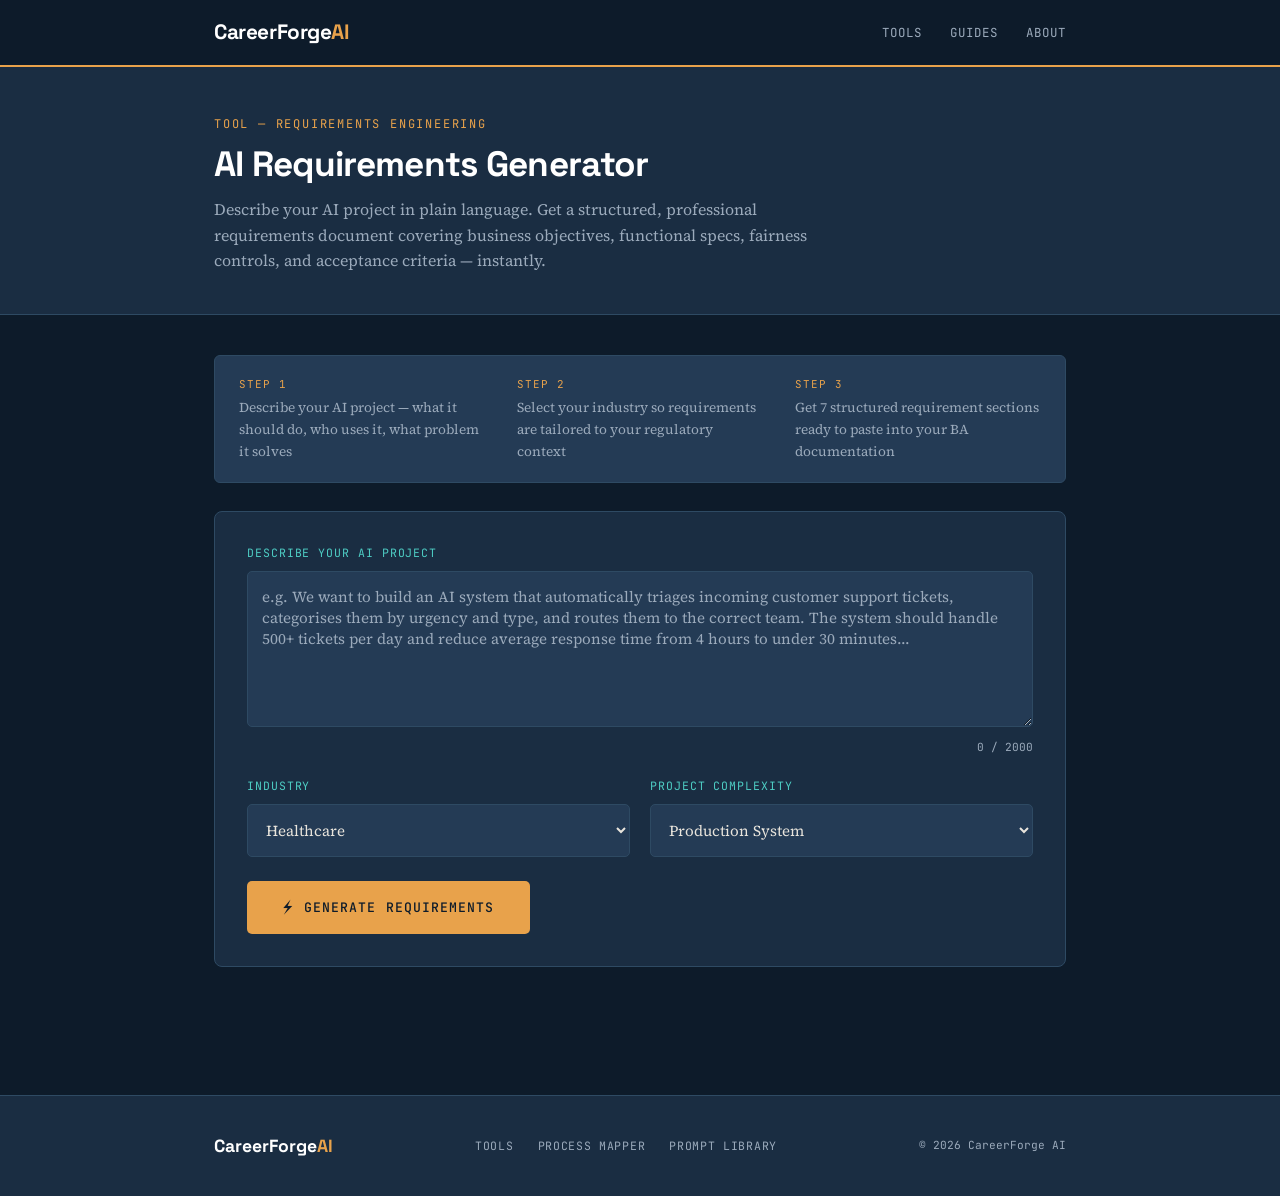
<file: requirements-generator.html>
<!DOCTYPE html>
<html lang="en">
<head>
  <meta charset="UTF-8">
  <meta name="viewport" content="width=device-width, initial-scale=1.0">
  <title>AI Requirements Generator | CareerForge AI</title>
  <meta name="description" content="Free AI-powered requirements generator for business analysts. Describe your AI project and get structured requirements documents instantly.">
  <link rel="preconnect" href="https://fonts.googleapis.com">
  <link href="https://fonts.googleapis.com/css2?family=Space+Grotesk:wght@500;700&family=Source+Serif+4:opsz,wght@8..60,400;8..60,600&family=JetBrains+Mono:wght@400;500&display=swap" rel="stylesheet">
  <style>
    /* =========================================
       Design System — Navy BA Toolkit Theme
       ========================================= */
    :root {
      --navy:        #0D1B2A;
      --navy-mid:    #1A2D42;
      --navy-light:  #243B55;
      --navy-border: #2E4A63;
      --amber:       #E8A24B;
      --amber-light: #F0B866;
      --teal:        #4ECDC4;
      --teal-dark:   #38B2AA;
      --cream:       #F4F1EC;
      --white:       #FFFFFF;
      --text-main:   #E8E4DC;
      --text-muted:  #9BAABB;
      --red:         #E05252;
      --green:       #4CAF7D;

      --font-display: 'Space Grotesk', sans-serif;
      --font-body:    'Source Serif 4', serif;
      --font-mono:    'JetBrains Mono', monospace;
    }

    * { margin: 0; padding: 0; box-sizing: border-box; }
    html { scroll-behavior: smooth; }

    body {
      font-family: var(--font-body);
      background: var(--navy);
      color: var(--text-main);
      line-height: 1.6;
      font-size: 16px;
      min-height: 100vh;
    }

    a { color: var(--teal); text-decoration: none; }
    a:hover { text-decoration: underline; }

    .container {
      max-width: 900px;
      margin: 0 auto;
      padding: 0 24px;
    }

    /* ---------- Header ---------- */
    header {
      background: var(--navy);
      border-bottom: 2px solid var(--amber);
      position: sticky;
      top: 0;
      z-index: 100;
    }

    .nav {
      display: flex;
      align-items: center;
      justify-content: space-between;
      padding: 16px 24px;
      max-width: 900px;
      margin: 0 auto;
    }

    .logo {
      font-family: var(--font-display);
      font-weight: 700;
      font-size: 1.3rem;
      color: var(--white);
      letter-spacing: -0.02em;
    }

    .logo span { color: var(--amber); }

    .nav-links {
      display: flex;
      gap: 28px;
      list-style: none;
      font-family: var(--font-mono);
      font-size: 0.78rem;
      text-transform: uppercase;
      letter-spacing: 0.08em;
    }

    .nav-links a { color: var(--text-muted); }
    .nav-links a:hover { color: var(--amber); text-decoration: none; }

    /* ---------- Hero ---------- */
    .tool-hero {
      background: var(--navy-mid);
      border-bottom: 1px solid var(--navy-border);
      padding: 48px 0 40px;
    }

    .eyebrow {
      font-family: var(--font-mono);
      font-size: 0.75rem;
      text-transform: uppercase;
      letter-spacing: 0.15em;
      color: var(--amber);
      display: block;
      margin-bottom: 10px;
    }

    .tool-hero h1 {
      font-family: var(--font-display);
      font-size: 2.2rem;
      font-weight: 700;
      letter-spacing: -0.02em;
      color: var(--white);
      margin-bottom: 12px;
      line-height: 1.15;
    }

    .tool-hero p {
      color: var(--text-muted);
      max-width: 620px;
      font-size: 1rem;
    }

    /* ---------- Sections ---------- */
    .tool-body { padding: 40px 0 64px; }

    .how-it-works {
      background: var(--navy-light);
      border: 1px solid var(--navy-border);
      border-radius: 6px;
      padding: 20px 24px;
      margin-bottom: 28px;
      display: flex;
      gap: 32px;
    }

    .step {
      flex: 1;
      font-size: 0.85rem;
      color: var(--text-muted);
    }

    .step-num {
      font-family: var(--font-mono);
      font-size: 0.68rem;
      text-transform: uppercase;
      letter-spacing: 0.1em;
      color: var(--amber);
      display: block;
      margin-bottom: 4px;
    }

    /* ---------- Input Panel ---------- */
    .input-panel {
      background: var(--navy-mid);
      border: 1px solid var(--navy-border);
      border-radius: 8px;
      padding: 32px;
      margin-bottom: 24px;
    }

    .field-label {
      font-family: var(--font-mono);
      font-size: 0.72rem;
      text-transform: uppercase;
      letter-spacing: 0.08em;
      color: var(--teal);
      display: block;
      margin-bottom: 8px;
      margin-top: 20px;
    }

    .field-label:first-of-type { margin-top: 0; }

    textarea, select {
      width: 100%;
      font-family: var(--font-body);
      font-size: 0.95rem;
      padding: 14px;
      background: var(--navy-light);
      border: 1.5px solid var(--navy-border);
      border-radius: 5px;
      color: var(--text-main);
      resize: vertical;
      transition: border-color 0.15s;
    }

    textarea::placeholder { color: var(--text-muted); }

    textarea:focus, select:focus {
      outline: none;
      border-color: var(--teal);
    }

    select option { background: var(--navy-mid); }

    .char-count {
      font-family: var(--font-mono);
      font-size: 0.7rem;
      color: var(--text-muted);
      text-align: right;
      margin-top: 5px;
    }

    .input-row {
      display: grid;
      grid-template-columns: 1fr 1fr;
      gap: 20px;
      margin-top: 20px;
    }

    /* ---------- Button ---------- */
    .btn-generate {
      font-family: var(--font-mono);
      font-size: 0.82rem;
      font-weight: 500;
      text-transform: uppercase;
      letter-spacing: 0.08em;
      background: var(--amber);
      color: var(--navy);
      border: none;
      padding: 16px 36px;
      border-radius: 5px;
      cursor: pointer;
      margin-top: 24px;
      display: flex;
      align-items: center;
      gap: 10px;
      transition: background 0.15s, transform 0.1s;
    }

    .btn-generate:hover { background: var(--amber-light); transform: translateY(-1px); }
    .btn-generate:disabled { opacity: 0.5; cursor: not-allowed; transform: none; }

    .btn-icon { font-size: 1rem; }

    /* ---------- Loading ---------- */
    .loading-bar {
      display: none;
      background: var(--navy-mid);
      border: 1px solid var(--navy-border);
      border-radius: 6px;
      padding: 32px;
      text-align: center;
      margin-bottom: 24px;
    }

    .loading-bar.show { display: block; }

    .spinner {
      width: 32px;
      height: 32px;
      border: 3px solid var(--navy-border);
      border-top-color: var(--teal);
      border-radius: 50%;
      animation: spin 0.75s linear infinite;
      margin: 0 auto 14px;
    }

    @keyframes spin { to { transform: rotate(360deg); } }

    .loading-text {
      font-family: var(--font-mono);
      font-size: 0.78rem;
      text-transform: uppercase;
      letter-spacing: 0.1em;
      color: var(--text-muted);
    }

    /* ---------- Error ---------- */
    .error-box {
      display: none;
      background: rgba(224, 82, 82, 0.1);
      border: 1px solid var(--red);
      border-radius: 5px;
      padding: 14px 18px;
      font-size: 0.9rem;
      color: var(--red);
      margin-bottom: 20px;
    }

    .error-box.show { display: block; }

    /* ---------- Results ---------- */
    .results-area { display: none; }
    .results-area.show { display: block; }

    .results-header {
      display: flex;
      align-items: center;
      justify-content: space-between;
      margin-bottom: 20px;
    }

    .results-title {
      font-family: var(--font-display);
      font-size: 1.1rem;
      color: var(--white);
    }

    .results-meta {
      font-family: var(--font-mono);
      font-size: 0.72rem;
      color: var(--text-muted);
      text-transform: uppercase;
      letter-spacing: 0.06em;
    }

    .btn-copy-all {
      font-family: var(--font-mono);
      font-size: 0.72rem;
      text-transform: uppercase;
      letter-spacing: 0.06em;
      background: var(--navy-light);
      color: var(--text-muted);
      border: 1px solid var(--navy-border);
      padding: 8px 16px;
      border-radius: 4px;
      cursor: pointer;
      transition: all 0.15s;
    }

    .btn-copy-all:hover { border-color: var(--teal); color: var(--teal); }
    .btn-copy-all.copied { border-color: var(--green); color: var(--green); }

    /* ---------- Result Sections ---------- */
    .req-section {
      background: var(--navy-mid);
      border: 1px solid var(--navy-border);
      border-radius: 8px;
      margin-bottom: 16px;
      overflow: hidden;
    }

    .req-section-header {
      display: flex;
      align-items: center;
      gap: 14px;
      padding: 16px 20px;
      border-bottom: 1px solid var(--navy-border);
      cursor: pointer;
      user-select: none;
      transition: background 0.15s;
    }

    .req-section-header:hover { background: var(--navy-light); }

    .req-badge {
      font-family: var(--font-mono);
      font-size: 0.65rem;
      text-transform: uppercase;
      letter-spacing: 0.1em;
      padding: 3px 9px;
      border-radius: 3px;
      white-space: nowrap;
    }

    .badge-1 { background: rgba(232,162,75,0.15); color: var(--amber); border: 1px solid rgba(232,162,75,0.3); }
    .badge-2 { background: rgba(78,205,196,0.12); color: var(--teal); border: 1px solid rgba(78,205,196,0.3); }
    .badge-3 { background: rgba(76,175,125,0.12); color: var(--green); border: 1px solid rgba(76,175,125,0.3); }
    .badge-4 { background: rgba(224,82,82,0.12); color: var(--red); border: 1px solid rgba(224,82,82,0.3); }
    .badge-5 { background: rgba(155,170,187,0.12); color: var(--text-muted); border: 1px solid rgba(155,170,187,0.3); }
    .badge-6 { background: rgba(132,100,220,0.12); color: #A07AE8; border: 1px solid rgba(132,100,220,0.3); }
    .badge-7 { background: rgba(232,162,75,0.08); color: var(--amber-light); border: 1px solid rgba(232,162,75,0.2); }

    .req-section-title {
      font-family: var(--font-display);
      font-size: 0.95rem;
      color: var(--white);
      flex: 1;
    }

    .section-toggle {
      font-size: 0.75rem;
      color: var(--text-muted);
      transition: transform 0.2s;
    }

    .section-toggle.open { transform: rotate(180deg); }

    .req-content {
      padding: 20px;
      font-size: 0.92rem;
      line-height: 1.75;
      color: var(--text-main);
      white-space: pre-wrap;
      border-top: none;
    }

    .req-content.collapsed { display: none; }

    /* ---------- Footer ---------- */
    footer {
      background: var(--navy-mid);
      border-top: 1px solid var(--navy-border);
      padding: 36px 0;
      margin-top: 40px;
    }

    .footer-inner {
      max-width: 900px;
      margin: 0 auto;
      padding: 0 24px;
      display: flex;
      justify-content: space-between;
      align-items: center;
    }

    .footer-logo {
      font-family: var(--font-display);
      font-weight: 700;
      font-size: 1.1rem;
      color: var(--white);
    }

    .footer-logo span { color: var(--amber); }

    .footer-links {
      display: flex;
      gap: 24px;
      list-style: none;
      font-family: var(--font-mono);
      font-size: 0.72rem;
      text-transform: uppercase;
      letter-spacing: 0.06em;
    }

    .footer-links a { color: var(--text-muted); }
    .footer-links a:hover { color: var(--teal); text-decoration: none; }

    .footer-copy {
      font-family: var(--font-mono);
      font-size: 0.7rem;
      color: var(--text-muted);
    }

    /* ---------- Responsive ---------- */
    @media (max-width: 700px) {
      .tool-hero h1 { font-size: 1.7rem; }
      .how-it-works { flex-direction: column; gap: 16px; }
      .input-row { grid-template-columns: 1fr; }
      .footer-inner { flex-direction: column; gap: 16px; text-align: center; }
      .nav-links { display: none; }
    }
  </style>
</head>
<body>

  <header>
    <nav class="nav">
      <a href="index.html" class="logo">CareerForge<span>AI</span></a>
      <ul class="nav-links">
        <li><a href="index.html#tools">Tools</a></li>
        <li><a href="index.html#blog">Guides</a></li>
        <li><a href="index.html#about">About</a></li>
      </ul>
    </nav>
  </header>

  <section class="tool-hero">
    <div class="container">
      <span class="eyebrow">Tool — Requirements Engineering</span>
      <h1>AI Requirements Generator</h1>
      <p>Describe your AI project in plain language. Get a structured, professional requirements document covering business objectives, functional specs, fairness controls, and acceptance criteria — instantly.</p>
    </div>
  </section>

  <section class="tool-body">
    <div class="container">

      <div class="how-it-works">
        <div class="step">
          <span class="step-num">Step 1</span>
          Describe your AI project — what it should do, who uses it, what problem it solves
        </div>
        <div class="step">
          <span class="step-num">Step 2</span>
          Select your industry so requirements are tailored to your regulatory context
        </div>
        <div class="step">
          <span class="step-num">Step 3</span>
          Get 7 structured requirement sections ready to paste into your BA documentation
        </div>
      </div>

      <div class="input-panel">
        <label class="field-label" for="project-input">Describe your AI project</label>
        <textarea
          id="project-input"
          rows="6"
          placeholder="e.g. We want to build an AI system that automatically triages incoming customer support tickets, categorises them by urgency and type, and routes them to the correct team. The system should handle 500+ tickets per day and reduce average response time from 4 hours to under 30 minutes..."
          maxlength="2000"
        ></textarea>
        <div class="char-count"><span id="char-count">0</span> / 2000</div>

        <div class="input-row">
          <div>
            <label class="field-label" for="industry-select">Industry</label>
            <select id="industry-select">
              <option value="Healthcare">Healthcare</option>
              <option value="Finance">Finance</option>
              <option value="Retail">Retail</option>
              <option value="Legal">Legal</option>
              <option value="Other">Other</option>
            </select>
          </div>
          <div>
            <label class="field-label" for="complexity-select">Project complexity</label>
            <select id="complexity-select">
              <option value="MVP / Proof of Concept">MVP / Proof of Concept</option>
              <option value="Production System" selected>Production System</option>
              <option value="Enterprise Scale">Enterprise Scale</option>
            </select>
          </div>
        </div>

        <button class="btn-generate" id="generate-btn">
          <span class="btn-icon">⚡</span>
          Generate Requirements
        </button>
      </div>

      <div class="error-box" id="error-box"></div>
      <div class="loading-bar" id="loading-bar">
        <div class="spinner"></div>
        <p class="loading-text" id="loading-text">Generating requirements...</p>
      </div>

      <div class="results-area" id="results-area">
        <div class="results-header">
          <span class="results-title">Requirements Document</span>
          <div style="display:flex; gap:10px; align-items:center;">
            <span class="results-meta" id="results-meta"></span>
            <button class="btn-copy-all" id="copy-all-btn">Copy all</button>
          </div>
        </div>

        <div id="sections-container"></div>
      </div>

    </div>
  </section>

  <footer>
    <div class="footer-inner">
      <span class="footer-logo">CareerForge<span>AI</span></span>
      <ul class="footer-links">
        <li><a href="index.html#tools">Tools</a></li>
        <li><a href="process-mapper.html">Process Mapper</a></li>
        <li><a href="prompt-library.html">Prompt Library</a></li>
      </ul>
      <span class="footer-copy">© 2026 CareerForge AI</span>
    </div>
  </footer>

  <script>
    // =============================================
    // CONFIG — Replace with your key or use Netlify
    // =============================================
    const OPENAI_API_KEY = "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";

    // =============================================
    // Section definitions
    // =============================================
    const SECTIONS = [
      { key: "BUSINESS_OBJECTIVES",           label: "Business Objectives",            badge: "badge-1" },
      { key: "FUNCTIONAL_REQUIREMENTS",       label: "Functional Requirements",        badge: "badge-2" },
      { key: "PERFORMANCE_THRESHOLD",         label: "Performance Threshold",          badge: "badge-3" },
      { key: "BIAS_AND_FAIRNESS",             label: "Bias and Fairness Requirements", badge: "badge-4" },
      { key: "FALLBACK_BEHAVIOR",             label: "Fallback Behavior",              badge: "badge-5" },
      { key: "HUMAN_OVERRIDE_SPECIFICATIONS", label: "Human Override Specifications",  badge: "badge-6" },
      { key: "ACCEPTANCE_CRITERIA",           label: "Acceptance Criteria",            badge: "badge-7" },
    ];

    const LOADING_MESSAGES = [
      "Generating requirements...",
      "Analysing business objectives...",
      "Defining functional requirements...",
      "Checking fairness and bias considerations...",
      "Writing acceptance criteria...",
    ];

    // =============================================
    // Character counter
    // =============================================
    const projectInput = document.getElementById("project-input");
    const charCount    = document.getElementById("char-count");
    projectInput.addEventListener("input", () => {
      charCount.textContent = projectInput.value.length;
    });

    // =============================================
    // Toggle sections
    // =============================================
    function buildSection(section, content, index) {
      const div = document.createElement("div");
      div.className = "req-section";
      div.innerHTML = `
        <div class="req-section-header" data-index="${index}">
          <span class="req-badge ${section.badge}">${section.label.split(" ")[0]}</span>
          <span class="req-section-title">${section.label}</span>
          <span class="section-toggle open" id="toggle-${index}">▼</span>
        </div>
        <div class="req-content" id="content-${index}">${content}</div>
      `;
      div.querySelector(".req-section-header").addEventListener("click", () => {
        const contentEl = document.getElementById(`content-${index}`);
        const toggleEl  = document.getElementById(`toggle-${index}`);
        contentEl.classList.toggle("collapsed");
        toggleEl.classList.toggle("open");
      });
      return div;
    }

    // =============================================
    // Parse response into sections
    // =============================================
    function parseSections(text) {
      const result = {};
      SECTIONS.forEach((section, i) => {
        const nextKey = SECTIONS[i + 1] ? SECTIONS[i + 1].key + ":" : null;
        const pattern = nextKey
          ? new RegExp(`${section.key}:\\s*([\\s\\S]*?)(?=${nextKey}|$)`, "i")
          : new RegExp(`${section.key}:\\s*([\\s\\S]*?)$`, "i");
        const match = text.match(pattern);
        result[section.key] = match ? match[1].trim() : "";
      });
      return result;
    }

    // =============================================
    // Main generate function
    // =============================================
    document.getElementById("generate-btn").addEventListener("click", async () => {
      const projectDesc = projectInput.value.trim();
      const industry    = document.getElementById("industry-select").value;
      const complexity  = document.getElementById("complexity-select").value;

      if (!projectDesc || projectDesc.length < 30) {
        showError("Please describe your AI project in more detail (at least a few sentences).");
        return;
      }

      hideError();
      hideResults();
      showLoading(true);

      const prompt = `You are a senior AI business analyst specialising in ${industry}. Generate a comprehensive AI requirements document for the following project.

PROJECT DESCRIPTION:
${projectDesc}

INDUSTRY: ${industry}
COMPLEXITY: ${complexity}

Respond in EXACTLY this format with these section headers. Do not add any text before or after. Be specific, professional, and tailored to the ${industry} industry context.

BUSINESS_OBJECTIVES:
[3-5 clear business objectives this AI system should achieve. Include measurable outcomes where possible.]

FUNCTIONAL_REQUIREMENTS:
[8-12 specific functional requirements. Use "The system shall..." format. Cover core features, integrations, data inputs/outputs, and user interactions.]

PERFORMANCE_THRESHOLD:
[Specific, measurable performance metrics. Include accuracy thresholds, response time SLAs, throughput, uptime requirements, and scalability targets relevant to ${complexity}.]

BIAS_AND_FAIRNESS:
[Specific bias and fairness requirements for ${industry}. Cover protected attributes to monitor, fairness metrics, regular audit requirements, and regulatory compliance relevant to this industry.]

FALLBACK_BEHAVIOR:
[What the system must do when AI confidence is low, when the model fails, during downtime, or when edge cases are detected. Include specific thresholds and fallback actions.]

HUMAN_OVERRIDE_SPECIFICATIONS:
[Detailed specifications for human-in-the-loop controls. Who can override, under what conditions, how overrides are logged, and how override data feeds back into model improvement.]

ACCEPTANCE_CRITERIA:
[7-10 specific, testable acceptance criteria in Given/When/Then or measurable format that must be met before production deployment.]`;

      let msgIndex = 0;
      const msgInterval = setInterval(() => {
        msgIndex = (msgIndex + 1) % LOADING_MESSAGES.length;
        document.getElementById("loading-text").textContent = LOADING_MESSAGES[msgIndex];
      }, 1800);

      try {
        const response = await fetch("https://api.openai.com/v1/chat/completions", {
          method: "POST",
          headers: {
            "Content-Type": "application/json",
            "Authorization": `Bearer ${OPENAI_API_KEY}`
          },
          body: JSON.stringify({
            model: "gpt-4o-mini",
            max_tokens: 2000,
            temperature: 0.4,
            messages: [{ role: "user", content: prompt }]
          })
        });

        clearInterval(msgInterval);
        const data = await response.json();

        if (data.error) {
          showError("OpenAI error: " + data.error.message);
          showLoading(false);
          return;
        }

        const text     = data.choices[0].message.content;
        const parsed   = parseSections(text);
        const container = document.getElementById("sections-container");
        container.innerHTML = "";

        SECTIONS.forEach((section, i) => {
          const content = parsed[section.key] || "No content generated for this section.";
          container.appendChild(buildSection(section, content, i));
        });

        document.getElementById("results-meta").textContent =
          `${industry} · ${complexity} · ${new Date().toLocaleTimeString()}`;

        showLoading(false);
        showResults();

      } catch (err) {
        clearInterval(msgInterval);
        showLoading(false);
        showError("Network error: " + err.message + ". Please try again.");
      }
    });

    // =============================================
    // Copy all
    // =============================================
    document.getElementById("copy-all-btn").addEventListener("click", () => {
      const sections = document.querySelectorAll(".req-content");
      const titles   = document.querySelectorAll(".req-section-title");
      let full = "AI REQUIREMENTS DOCUMENT\n" + "=".repeat(40) + "\n\n";
      titles.forEach((t, i) => {
        full += t.textContent.toUpperCase() + "\n" + "-".repeat(30) + "\n";
        full += sections[i].textContent.trim() + "\n\n";
      });
      navigator.clipboard.writeText(full).then(() => {
        const btn = document.getElementById("copy-all-btn");
        btn.textContent = "Copied!";
        btn.classList.add("copied");
        setTimeout(() => {
          btn.textContent = "Copy all";
          btn.classList.remove("copied");
        }, 2000);
      });
    });

    // =============================================
    // Helpers
    // =============================================
    function showError(msg) {
      const box = document.getElementById("error-box");
      box.textContent = msg;
      box.classList.add("show");
    }

    function hideError() {
      document.getElementById("error-box").classList.remove("show");
    }

    function showLoading(show) {
      const bar = document.getElementById("loading-bar");
      const btn = document.getElementById("generate-btn");
      if (show) {
        bar.classList.add("show");
        btn.disabled = true;
      } else {
        bar.classList.remove("show");
        btn.disabled = false;
        document.getElementById("loading-text").textContent = LOADING_MESSAGES[0];
      }
    }

    function showResults() {
      document.getElementById("results-area").classList.add("show");
      document.getElementById("results-area").scrollIntoView({ behavior: "smooth", block: "start" });
    }

    function hideResults() {
      document.getElementById("results-area").classList.remove("show");
    }
  </script>

</body>
</html>
</file>
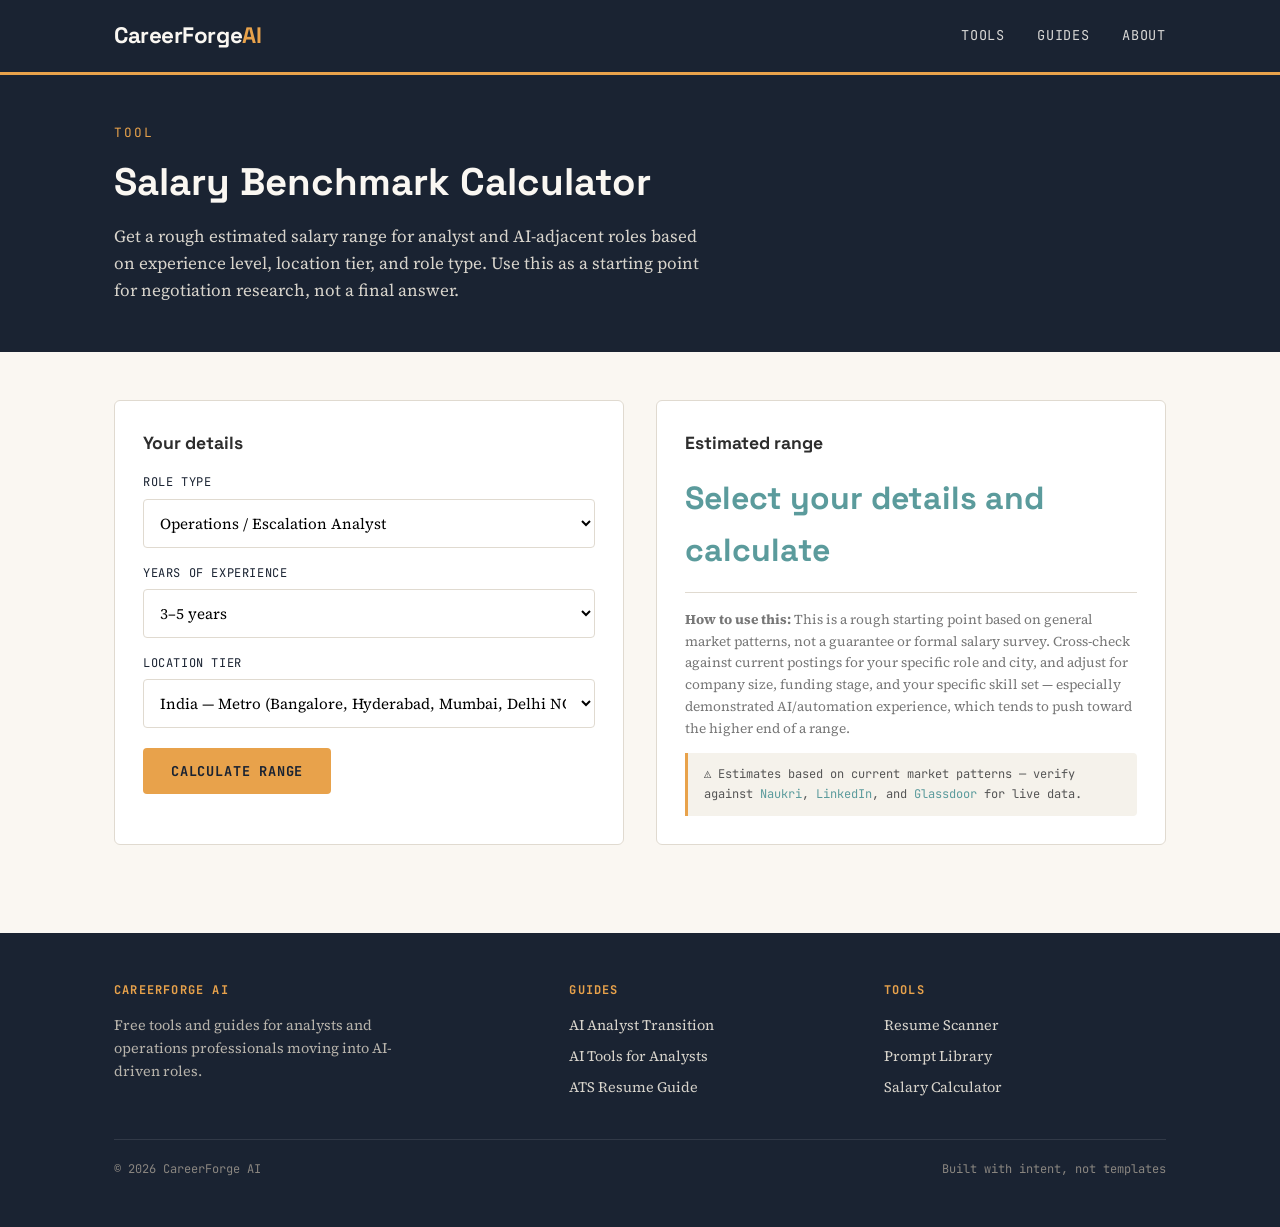
<file: salary-calculator.html>
<!DOCTYPE html>
<html lang="en">
<head>
  <meta charset="UTF-8">
  <meta name="viewport" content="width=device-width, initial-scale=1.0">
  <title>Salary Benchmark Calculator for Analysts | CareerForge AI</title>
  <meta name="description" content="Estimate a fair salary range for business analyst, operations analyst, and AI-adjacent roles based on experience level and location.">
  <link rel="preconnect" href="https://fonts.googleapis.com">
  <link href="https://fonts.googleapis.com/css2?family=Space+Grotesk:wght@500;700&family=Source+Serif+4:opsz,wght@8..60,400;8..60,600&family=JetBrains+Mono:wght@400;500&display=swap" rel="stylesheet">
  <link rel="stylesheet" href="style.css">
  <style>
    .calc-form label {
      font-family: var(--font-mono); font-size: 0.75rem; text-transform: uppercase;
      letter-spacing: 0.05em; color: var(--navy); display: block; margin-bottom: 6px; margin-top: 16px;
    }
    .calc-form select, .calc-form input {
      width: 100%; font-family: var(--font-body); font-size: 0.95rem; padding: 12px;
      border: 1.5px solid var(--line); border-radius: 4px; background: #fff;
    }
    .calc-form select:focus, .calc-form input:focus {
      outline: 2px solid var(--teal); outline-offset: 1px; border-color: var(--teal);
    }
    .range-display {
      font-family: var(--font-display); font-weight: 700; font-size: 2rem;
      color: var(--teal); margin: 4px 0;
    }
    .range-note {
      font-family: var(--font-mono); font-size: 0.8rem; color: #777;
    }
    .disclaimer {
      font-size: 0.85rem; color: #777; margin-top: 16px; border-top: 1px solid var(--line); padding-top: 16px;
    }
  </style>
</head>
<body>

  <header>
    <nav class="nav">
      <a href="index.html" class="logo">CareerForge<span>AI</span></a>
      <ul class="nav-links">
        <li><a href="index.html#tools">Tools</a></li>
        <li><a href="index.html#blog">Guides</a></li>
        <li><a href="index.html#about">About</a></li>
      </ul>
    </nav>
  </header>

  <section class="tool-hero">
    <div class="container">
      <span class="eyebrow">Tool</span>
      <h1>Salary Benchmark Calculator</h1>
      <p>Get a rough estimated salary range for analyst and AI-adjacent roles based on experience level, location tier, and role type. Use this as a starting point for negotiation research, not a final answer.</p>
    </div>
  </section>

  <section class="tool-body">
    <div class="container tool-grid">
      <div class="panel calc-form">
        <h3>Your details</h3>

        <label for="role">Role type</label>
        <select id="role">
          <option value="ops">Operations / Escalation Analyst</option>
          <option value="ba">Business Analyst</option>
          <option value="aiba">AI Business Analyst</option>
          <option value="databa">Data / BI Analyst</option>
        </select>

        <label for="experience">Years of experience</label>
        <select id="experience">
          <option value="0-2">0–2 years</option>
          <option value="3-5" selected>3–5 years</option>
          <option value="6-9">6–9 years</option>
          <option value="10+">10+ years</option>
        </select>

        <label for="location">Location tier</label>
        <select id="location">
          <option value="india-metro">India — Metro (Bangalore, Hyderabad, Mumbai, Delhi NCR)</option>
          <option value="india-tier2">India — Tier 2 city</option>
          <option value="us">United States</option>
          <option value="uk">United Kingdom</option>
          <option value="remote-global">Remote, globally distributed company</option>
        </select>

        <button class="btn btn-primary" id="calc-btn" style="border:none; margin-top: 20px;">Calculate Range</button>
      </div>

      <div class="panel" id="result-panel">
        <h3>Estimated range</h3>
        <div class="range-display" id="range-output">Select your details and calculate</div>
        <p class="range-note" id="range-note"></p>

        <div class="disclaimer">
          <strong>How to use this:</strong> This is a rough starting point based on general market patterns, not a guarantee or formal salary survey. Cross-check against current postings for your specific role and city, and adjust for company size, funding stage, and your specific skill set — especially demonstrated AI/automation experience, which tends to push toward the higher end of a range.
        </div>

        <div style="margin-top: 14px; background: #F5F2EB; border-left: 3px solid #E8A24B; border-radius: 0 4px 4px 0; padding: 12px 16px;">
          <p style="font-family: 'JetBrains Mono', monospace; font-size: 0.75rem; color: #555; margin: 0; line-height: 1.6;">
            ⚠ Estimates based on current market patterns — verify against
            <a href="https://www.naukri.com" target="_blank" rel="noopener" style="color: #5B9B9C; text-decoration: none;">Naukri</a>,
            <a href="https://www.linkedin.com/salary/" target="_blank" rel="noopener" style="color: #5B9B9C; text-decoration: none;">LinkedIn</a>, and
            <a href="https://www.glassdoor.co.in" target="_blank" rel="noopener" style="color: #5B9B9C; text-decoration: none;">Glassdoor</a> for live data.
          </p>
        </div>
      </div>
    </div>
  </section>

  <footer>
    <div class="container">
      <div class="footer-grid">
        <div>
          <h4>CareerForge AI</h4>
          <p class="about">Free tools and guides for analysts and operations professionals moving into AI-driven roles.</p>
        </div>
        <div>
          <h4>Guides</h4>
          <ul>
            <li><a href="ai-business-analyst-transition.html">AI Analyst Transition</a></li>
            <li><a href="ai-tools-for-analysts.html">AI Tools for Analysts</a></li>
            <li><a href="ats-resume-guide.html">ATS Resume Guide</a></li>
          </ul>
        </div>
        <div>
          <h4>Tools</h4>
          <ul>
            <li><a href="index.html#scanner">Resume Scanner</a></li>
            <li><a href="prompt-library.html">Prompt Library</a></li>
            <li><a href="salary-calculator.html">Salary Calculator</a></li>
          </ul>
        </div>
      </div>
      <div class="footer-bottom">
        <span>© 2026 CareerForge AI</span>
        <span>Built with intent, not templates</span>
      </div>
    </div>
  </footer>

  <script>
    // Base ranges in USD/year for "ops" + "0-2" + "remote-global", scaled by multipliers
    const baseLow = 28000, baseHigh = 40000;

    const roleMultiplier = { ops: 1.0, ba: 1.15, aiba: 1.35, databa: 1.25 };
    const expMultiplier = { "0-2": 1.0, "3-5": 1.5, "6-9": 2.2, "10+": 3.0 };

    // location: { multiplier, currency, label }
    const locationData = {
      "india-metro":   { mult: 0.65, currency: "₹", localMult: 22, label: "INR/year, India metro" },
      "india-tier2":   { mult: 0.45, currency: "₹", localMult: 22, label: "INR/year, India Tier 2" },
      "us":            { mult: 2.2,  currency: "$", localMult: 1, label: "USD/year, United States" },
      "uk":            { mult: 1.8,  currency: "£", localMult: 0.79, label: "GBP/year, United Kingdom" },
      "remote-global": { mult: 1.0,  currency: "$", localMult: 1, label: "USD/year, remote global" }
    };

    function formatNumber(n) {
      return Math.round(n).toLocaleString('en-IN');
    }

    document.getElementById('calc-btn').addEventListener('click', () => {
      const role = document.getElementById('role').value;
      const exp = document.getElementById('experience').value;
      const loc = document.getElementById('location').value;

      const locInfo = locationData[loc];
      const rMult = roleMultiplier[role];
      const eMult = expMultiplier[exp];

      let low = baseLow * rMult * eMult * locInfo.mult;
      let high = baseHigh * rMult * eMult * locInfo.mult;

      // Convert to local currency display
      low = low * locInfo.localMult;
      high = high * locInfo.localMult;

      // For INR, show in lakhs if applicable
      let display;
      if (locInfo.currency === "₹" && low > 100000) {
        display = `${locInfo.currency}${(low/100000).toFixed(1)}L – ${locInfo.currency}${(high/100000).toFixed(1)}L`;
      } else {
        display = `${locInfo.currency}${formatNumber(low)} – ${locInfo.currency}${formatNumber(high)}`;
      }

      document.getElementById('range-output').textContent = display;
      document.getElementById('range-note').textContent = `Estimated annual ${locInfo.label}, before negotiation`;
    });
  </script>

</body>
</html>
</file>
<file: style.css>
/* =========================================
   CareerForge AI — Design System
   ========================================= */

:root {
  --navy: #1A2332;
  --cream: #FAF7F2;
  --amber: #E8A24B;
  --teal: #5B9B9C;
  --charcoal: #2D2D2D;
  --line: #E0DAD0;

  --font-display: 'Space Grotesk', sans-serif;
  --font-body: 'Source Serif 4', serif;
  --font-mono: 'JetBrains Mono', monospace;

  --max-width: 1100px;
}

* { margin: 0; padding: 0; box-sizing: border-box; }

html { scroll-behavior: smooth; }

body {
  font-family: var(--font-body);
  background: var(--cream);
  color: var(--charcoal);
  line-height: 1.6;
  font-size: 17px;
}

a { color: var(--teal); text-decoration: none; }
a:hover { text-decoration: underline; }

img { max-width: 100%; display: block; }

.container {
  max-width: var(--max-width);
  margin: 0 auto;
  padding: 0 24px;
}

/* ---------- Header ---------- */
header {
  background: var(--navy);
  color: var(--cream);
  position: sticky;
  top: 0;
  z-index: 100;
  border-bottom: 3px solid var(--amber);
}

.nav {
  display: flex;
  align-items: center;
  justify-content: space-between;
  padding: 18px 24px;
  max-width: var(--max-width);
  margin: 0 auto;
}

.logo {
  font-family: var(--font-display);
  font-weight: 700;
  font-size: 1.4rem;
  color: var(--cream);
  letter-spacing: -0.02em;
}

.logo span { color: var(--amber); }

.nav-links {
  display: flex;
  gap: 32px;
  list-style: none;
  font-family: var(--font-mono);
  font-size: 0.85rem;
  text-transform: uppercase;
  letter-spacing: 0.06em;
}

.nav-links a { color: var(--cream); opacity: 0.85; }
.nav-links a:hover { opacity: 1; color: var(--amber); text-decoration: none; }

/* ---------- Hero ---------- */
.hero {
  background: var(--navy);
  color: var(--cream);
  padding: 64px 0 80px;
}

.hero-grid {
  display: grid;
  grid-template-columns: 1.1fr 1fr;
  gap: 56px;
  align-items: center;
}

.hero-eyebrow {
  font-family: var(--font-mono);
  font-size: 0.8rem;
  letter-spacing: 0.15em;
  text-transform: uppercase;
  color: var(--amber);
  margin-bottom: 16px;
  display: block;
}

.hero h1 {
  font-family: var(--font-display);
  font-size: 3.2rem;
  font-weight: 700;
  line-height: 1.08;
  letter-spacing: -0.02em;
  margin-bottom: 20px;
}

.hero h1 em {
  font-style: normal;
  color: var(--amber);
}

.hero p.lead {
  font-size: 1.15rem;
  color: #D8D4CC;
  max-width: 480px;
  margin-bottom: 28px;
}

.hero-cta {
  display: flex;
  gap: 14px;
}

/* ---------- Buttons ---------- */
.btn {
  font-family: var(--font-mono);
  font-size: 0.85rem;
  text-transform: uppercase;
  letter-spacing: 0.06em;
  padding: 14px 28px;
  border-radius: 4px;
  border: 2px solid transparent;
  cursor: pointer;
  display: inline-block;
  transition: transform 0.15s ease, background 0.15s ease;
}

.btn-primary {
  background: var(--amber);
  color: var(--navy);
  font-weight: 700;
}
.btn-primary:hover { background: #f0b266; text-decoration: none; transform: translateY(-2px); }

.btn-outline {
  border-color: var(--cream);
  color: var(--cream);
}
.btn-outline:hover { background: rgba(255,255,255,0.08); text-decoration: none; }

/* ---------- Signature Widget: Resume Scanner ---------- */
.scanner-card {
  background: var(--cream);
  color: var(--charcoal);
  border-radius: 8px;
  padding: 28px;
  box-shadow: 0 20px 60px rgba(0,0,0,0.35);
  border-top: 6px solid var(--amber);
}

.scanner-card h3 {
  font-family: var(--font-display);
  font-size: 1.2rem;
  margin-bottom: 4px;
}

.scanner-card .sub {
  font-family: var(--font-mono);
  font-size: 0.8rem;
  color: var(--teal);
  margin-bottom: 18px;
  display: block;
}

.scanner-card textarea,
.scanner-card input[type="text"] {
  width: 100%;
  font-family: var(--font-body);
  font-size: 0.95rem;
  padding: 12px;
  border: 1.5px solid var(--line);
  border-radius: 4px;
  background: #fff;
  resize: vertical;
  margin-bottom: 12px;
}

.scanner-card textarea:focus,
.scanner-card input:focus {
  outline: 2px solid var(--teal);
  outline-offset: 1px;
  border-color: var(--teal);
}

.scanner-card label {
  font-family: var(--font-mono);
  font-size: 0.75rem;
  text-transform: uppercase;
  letter-spacing: 0.05em;
  color: var(--navy);
  display: block;
  margin-bottom: 6px;
}

.scanner-result {
  margin-top: 16px;
  padding: 16px;
  border-radius: 4px;
  background: #fff;
  border: 1.5px solid var(--line);
  display: none;
}

.scanner-result.show { display: block; }

.score-circle {
  font-family: var(--font-display);
  font-size: 2.4rem;
  font-weight: 700;
  color: var(--teal);
}

.score-circle.low { color: #C2553B; }
.score-circle.mid { color: var(--amber); }

.match-list {
  font-family: var(--font-mono);
  font-size: 0.8rem;
  margin-top: 10px;
  display: flex;
  flex-wrap: wrap;
  gap: 6px;
}

.tag {
  padding: 3px 9px;
  border-radius: 3px;
  background: var(--cream);
  border: 1px solid var(--line);
}

.tag.matched { background: #E4EFEE; border-color: var(--teal); color: var(--teal); }
.tag.missing { background: #FAEDE8; border-color: #C2553B; color: #C2553B; }

/* ---------- Sections ---------- */
section {
  padding: 72px 0;
}

.section-head {
  margin-bottom: 40px;
}

.eyebrow {
  font-family: var(--font-mono);
  font-size: 0.8rem;
  letter-spacing: 0.15em;
  text-transform: uppercase;
  color: var(--teal);
  display: block;
  margin-bottom: 8px;
}

h2 {
  font-family: var(--font-display);
  font-size: 2.2rem;
  font-weight: 700;
  letter-spacing: -0.01em;
}

.section-head p {
  max-width: 600px;
  color: #555;
  margin-top: 10px;
}

/* ---------- Cards Grid ---------- */
.grid {
  display: grid;
  grid-template-columns: repeat(3, 1fr);
  gap: 24px;
}

.card {
  background: #fff;
  border: 1px solid var(--line);
  border-radius: 6px;
  padding: 28px;
  transition: border-color 0.15s ease, transform 0.15s ease;
}

.card:hover {
  border-color: var(--teal);
  transform: translateY(-3px);
}

.card .tag-label {
  font-family: var(--font-mono);
  font-size: 0.7rem;
  text-transform: uppercase;
  letter-spacing: 0.08em;
  color: var(--amber);
  background: #FBF2E4;
  padding: 4px 10px;
  border-radius: 3px;
  display: inline-block;
  margin-bottom: 14px;
}

.card .tag-label.tool { color: var(--teal); background: #E8F2F1; }

.card h3 {
  font-family: var(--font-display);
  font-size: 1.25rem;
  margin-bottom: 10px;
  line-height: 1.3;
}

.card p { color: #555; font-size: 0.95rem; margin-bottom: 14px; }

.card .read-more {
  font-family: var(--font-mono);
  font-size: 0.8rem;
  text-transform: uppercase;
  letter-spacing: 0.05em;
}

/* ---------- Tool Page Layout ---------- */
.tool-hero {
  background: var(--navy);
  color: var(--cream);
  padding: 48px 0;
}

.tool-hero .eyebrow { color: var(--amber); }
.tool-hero h1 {
  font-family: var(--font-display);
  font-size: 2.4rem;
  margin: 8px 0 10px;
}
.tool-hero p { color: #D8D4CC; max-width: 600px; }

.tool-body {
  padding: 48px 0;
}

.tool-grid {
  display: grid;
  grid-template-columns: 1fr 1fr;
  gap: 32px;
}

.panel {
  background: #fff;
  border: 1px solid var(--line);
  border-radius: 6px;
  padding: 28px;
}

.panel h3 {
  font-family: var(--font-display);
  font-size: 1.1rem;
  margin-bottom: 16px;
}

/* ---------- Blog Post ---------- */
.post-hero {
  background: var(--navy);
  color: var(--cream);
  padding: 56px 0;
}

.post-hero .eyebrow { color: var(--amber); }
.post-hero h1 {
  font-family: var(--font-display);
  font-size: 2.6rem;
  line-height: 1.15;
  margin: 10px 0 14px;
  max-width: 700px;
}

.post-meta {
  font-family: var(--font-mono);
  font-size: 0.8rem;
  color: #B8B4AC;
}

.post-body {
  max-width: 680px;
  margin: 0 auto;
  padding: 56px 24px;
}

.post-body h2 {
  font-size: 1.6rem;
  margin: 36px 0 14px;
}

.post-body h3 {
  font-family: var(--font-display);
  font-size: 1.2rem;
  margin: 24px 0 10px;
}

.post-body p { margin-bottom: 18px; color: var(--charcoal); }

.post-body ul, .post-body ol {
  margin: 0 0 18px 24px;
}

.post-body li { margin-bottom: 8px; }

.post-body code {
  font-family: var(--font-mono);
  background: #F0ECE3;
  padding: 2px 6px;
  border-radius: 3px;
  font-size: 0.88em;
}

.post-body blockquote {
  border-left: 3px solid var(--amber);
  padding-left: 18px;
  color: #555;
  font-style: italic;
  margin: 24px 0;
}

.ad-slot {
  background: #F0ECE3;
  border: 1px dashed var(--line);
  border-radius: 4px;
  padding: 24px;
  text-align: center;
  font-family: var(--font-mono);
  font-size: 0.75rem;
  color: #999;
  text-transform: uppercase;
  letter-spacing: 0.08em;
  margin: 32px 0;
}

/* ---------- Footer ---------- */
footer {
  background: var(--navy);
  color: var(--cream);
  padding: 48px 0;
  margin-top: 40px;
}

.footer-grid {
  display: grid;
  grid-template-columns: 1.5fr 1fr 1fr;
  gap: 32px;
  margin-bottom: 32px;
}

footer h4 {
  font-family: var(--font-mono);
  font-size: 0.75rem;
  text-transform: uppercase;
  letter-spacing: 0.1em;
  color: var(--amber);
  margin-bottom: 14px;
}

footer ul { list-style: none; }
footer li { margin-bottom: 8px; font-size: 0.9rem; }
footer a { color: #D8D4CC; }
footer a:hover { color: var(--amber); }

footer p.about { color: #B8B4AC; font-size: 0.9rem; max-width: 320px; }

.footer-bottom {
  border-top: 1px solid rgba(255,255,255,0.1);
  padding-top: 20px;
  font-family: var(--font-mono);
  font-size: 0.75rem;
  color: #8A8680;
  display: flex;
  justify-content: space-between;
}

/* ---------- Responsive ---------- */
@media (max-width: 880px) {
  .hero-grid { grid-template-columns: 1fr; gap: 40px; }
  .hero h1 { font-size: 2.4rem; }
  .grid { grid-template-columns: 1fr; }
  .tool-grid { grid-template-columns: 1fr; }
  .footer-grid { grid-template-columns: 1fr; }
  .nav-links { display: none; }
}

/* ---------- Focus visibility ---------- */
a:focus-visible, button:focus-visible, input:focus-visible, textarea:focus-visible {
  outline: 2px solid var(--amber);
  outline-offset: 2px;
}

/* ---------- Reduced motion ---------- */
@media (prefers-reduced-motion: reduce) {
  * { transition: none !important; animation: none !important; }
}
</file>
